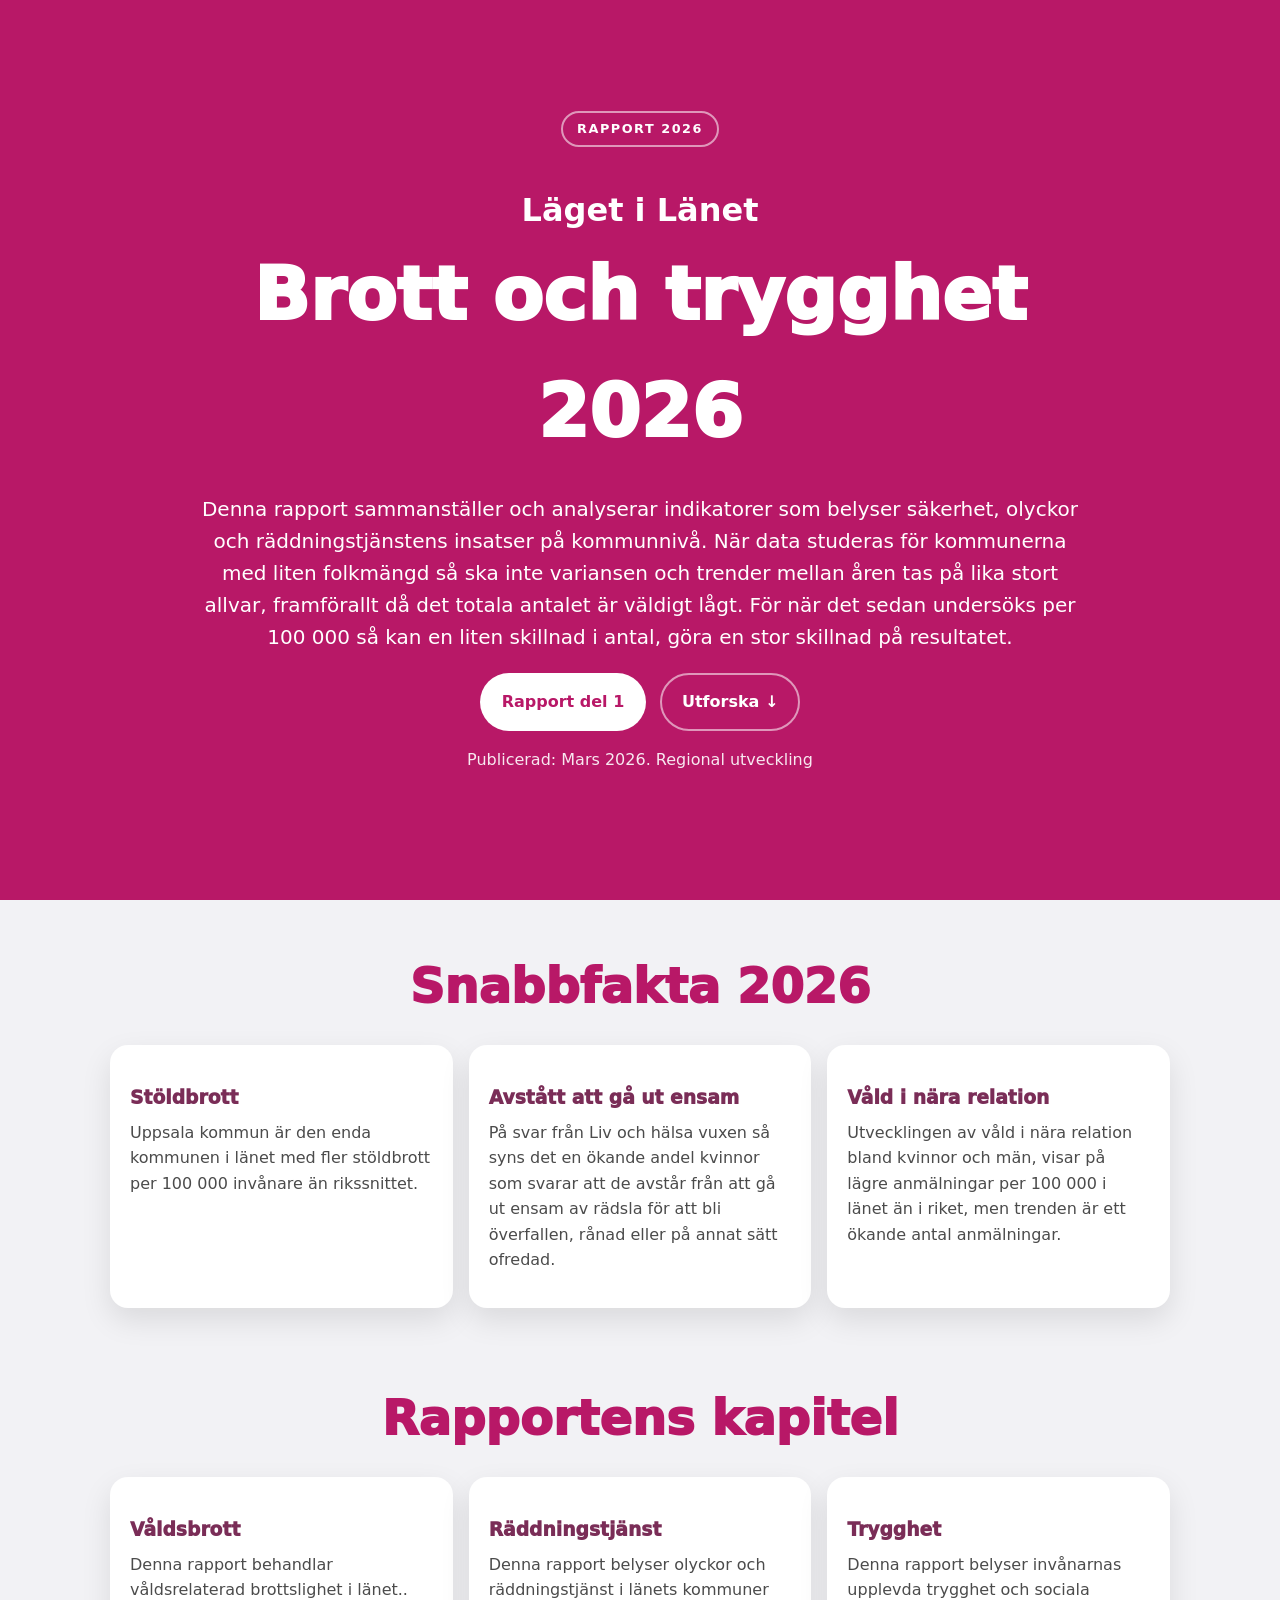
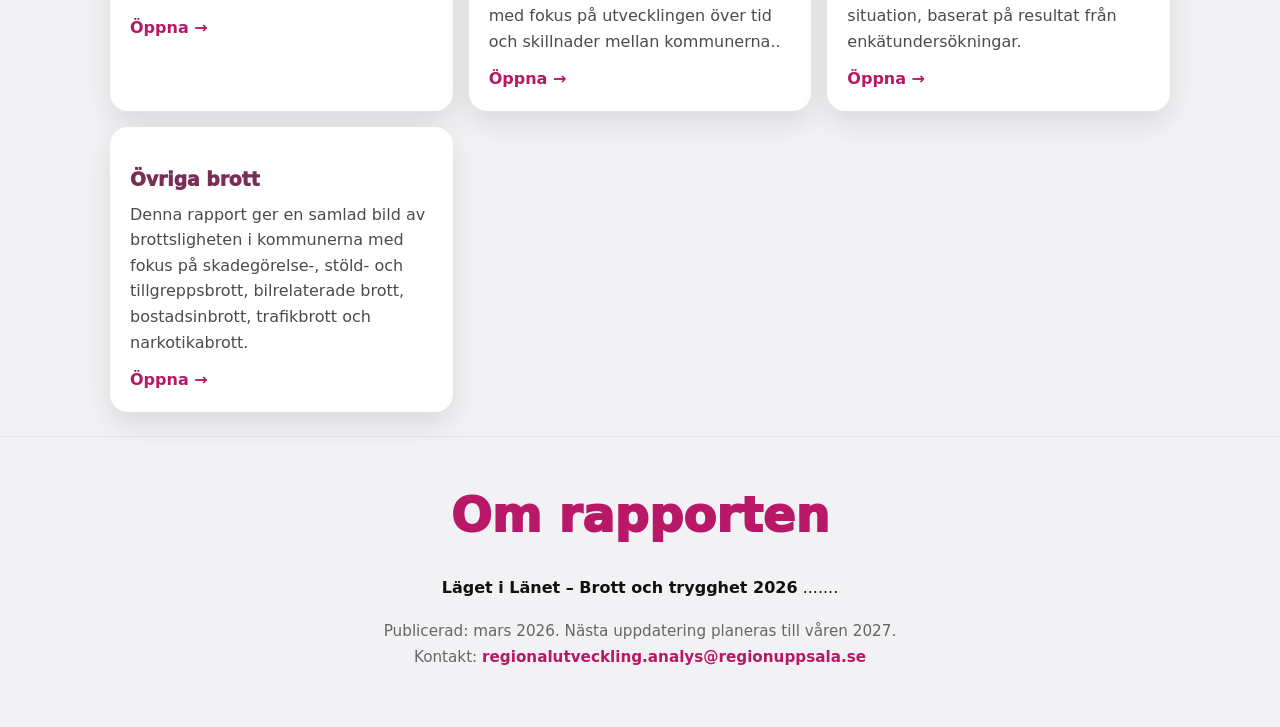
<file: index.html>
<!doctype html>
<html lang="sv">
<head>
  <meta charset="utf-8">
  <title>Start – Brott_och_trygghet</title>

  <meta name="viewport" content="width=device-width,initial-scale=1">

  <link rel="stylesheet" href="styles.css">
  <link rel="stylesheet" href="landing.css">

  
</head>


<body class="landing-clean">

  <!-- ================== HERO ============ -->
  <header class="hero-full" id="top">
    <div class="hero-inner">
      <p class="hero-tag">Rapport 2026</p>

      <h1>
        <span class="title-top">Läget i Länet</span>
        <span class="title-bottom">Brott och trygghet 2026 </span>
      </h1>
      
      <p class="hero-lead">
      Denna rapport sammanställer och analyserar indikatorer som belyser säkerhet, olyckor och räddningstjänstens insatser på kommunnivå. När data studeras för kommunerna med liten folkmängd så ska inte variansen och trender mellan åren tas på lika stort allvar, framförallt då det totala antalet är väldigt lågt. För när det sedan undersöks per 100 000 så kan en liten skillnad i antal, göra en stor skillnad på resultatet.
     </p>
    
      <div class="hero-cta">
        <a class="btn primary" href="vald_indikator.html">Rapport del 1</a>
        <a class="btn ghost" href="#snabbfakta">Utforska ↓</a>
      </div>

      <p class="hero-meta">
        Publicerad: Mars 2026. Regional utveckling
      </p>
    </div>
  </header>
  
  <main>
     
  <!-- ===== SNABBFAKTA ===== -->
    <section class="section" id="snabbfakta">
      <div class="container">
        <h2 class="section-title">Snabbfakta 2026</h2>

        <div class="grid cards-mini">
          <article class="card">
            <h3>Stöldbrott</h3>
            <p>Uppsala kommun är den enda kommunen i länet med fler stöldbrott per 100 000 invånare än rikssnittet.</p>
          </article>

          <article class="card">
            <h3>Avstått att gå ut ensam</h3>
            <p>På svar från Liv och hälsa vuxen så syns det en ökande andel kvinnor som svarar att de avstår från att gå ut ensam av rädsla för att bli överfallen, rånad eller på annat sätt ofredad.</p>
          </article>
          
           <article class="card">
            <h3>Våld i nära relation</h3>
            <p>Utvecklingen av våld i nära relation bland kvinnor och män, visar på lägre anmälningar per 100 000 i länet än i riket, men trenden är ett ökande antal anmälningar. </p>
          </article>

        
        </div>
      </div>
    </section>

    <!-- ===== RAPPORTENS DELAR ===== -->
    <section class="section" id="delar">
      <div class="container">
        <h2 class="section-title">Rapportens kapitel</h2>

        <div class="grid cards-parts">
          <article class="card part">
            <h3>Våldsbrott</h3>
            <p>Denna rapport behandlar våldsrelaterad brottslighet i länet..</p>
            <a class="link" href="vald_indikator.html">Öppna →</a>
          </article>

          <article class="card part">
            <h3>Räddningstjänst</h3>
            <p>Denna rapport belyser olyckor och räddningstjänst i länets kommuner med fokus på utvecklingen över tid och skillnader mellan kommunerna..</p>
            <a class="link" href="raddningstjanst.html">Öppna →</a>
          </article>

          <article class="card part">
            <h3>Trygghet</h3>
            <p>Denna rapport belyser invånarnas upplevda trygghet och sociala situation, baserat på resultat från enkätundersökningar.</p>
            <a class="link" href="trygghet.html">Öppna →</a>
          </article>
          
          <article class="card part">
            <h3>Övriga brott</h3>
            <p>Denna rapport ger en samlad bild av brottsligheten i kommunerna med fokus på skadegörelse-, stöld- och tillgreppsbrott, bilrelaterade brott, bostadsinbrott, trafikbrott och narkotikabrott.</p>
            <a class="link" href="skade_stold_trafik.html">Öppna →</a>
          </article>
          
        </div>
      </div>
    </section>


    <!-- ===== OM RAPPORTEN ===== -->
    <section class="text-section" id="om">
      <div class="container text-narrow">
        <h2 class="section-title">Om rapporten</h2>

        <p>
          <strong>Läget i Länet – Brott och trygghet 2026</strong> .......
        </p>

        <p class="meta">
          Publicerad: mars 2026. Nästa uppdatering planeras till våren 2027.<br>
          Kontakt: <a class="inline-link" href="mailto:regionalutveckling.analys@regionuppsala.se">regionalutveckling.analys@regionuppsala.se</a>
        </p>
      </div>
    </section>

  </main>

</body>
</html>
</file>
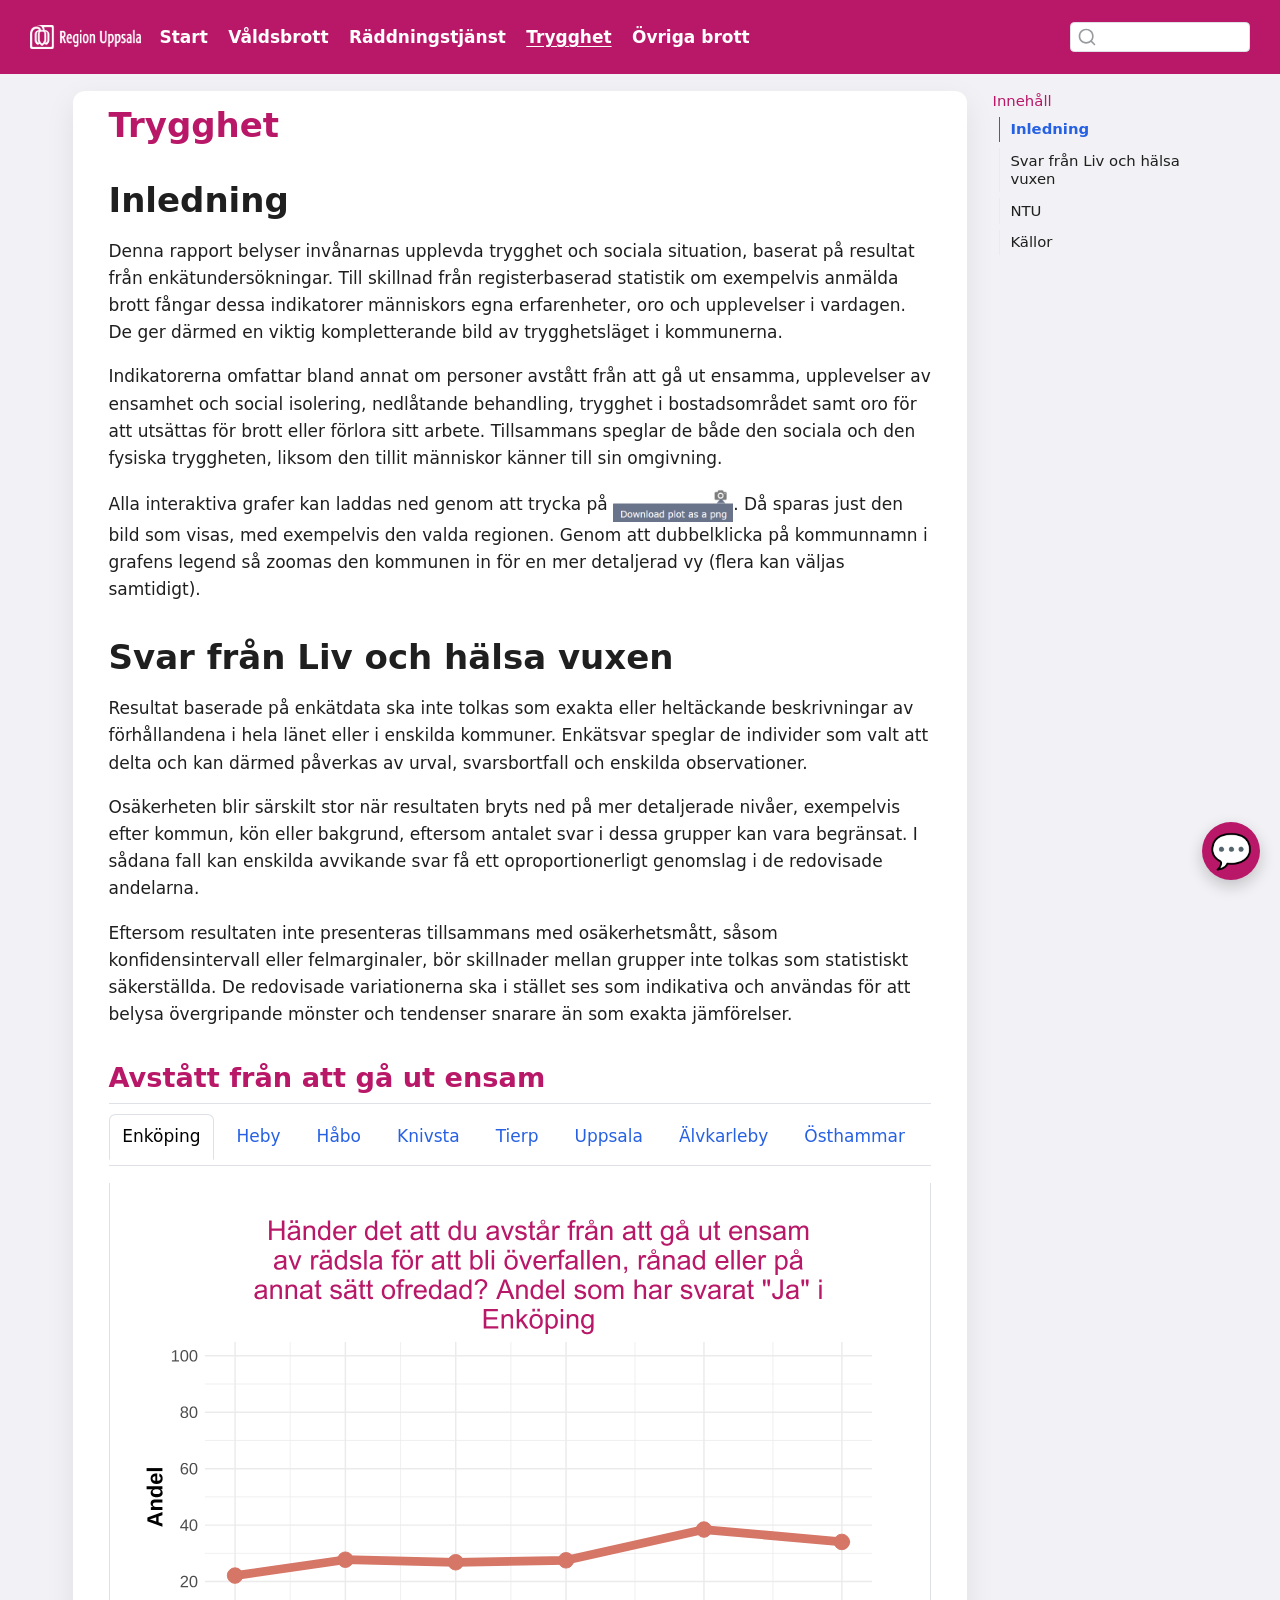
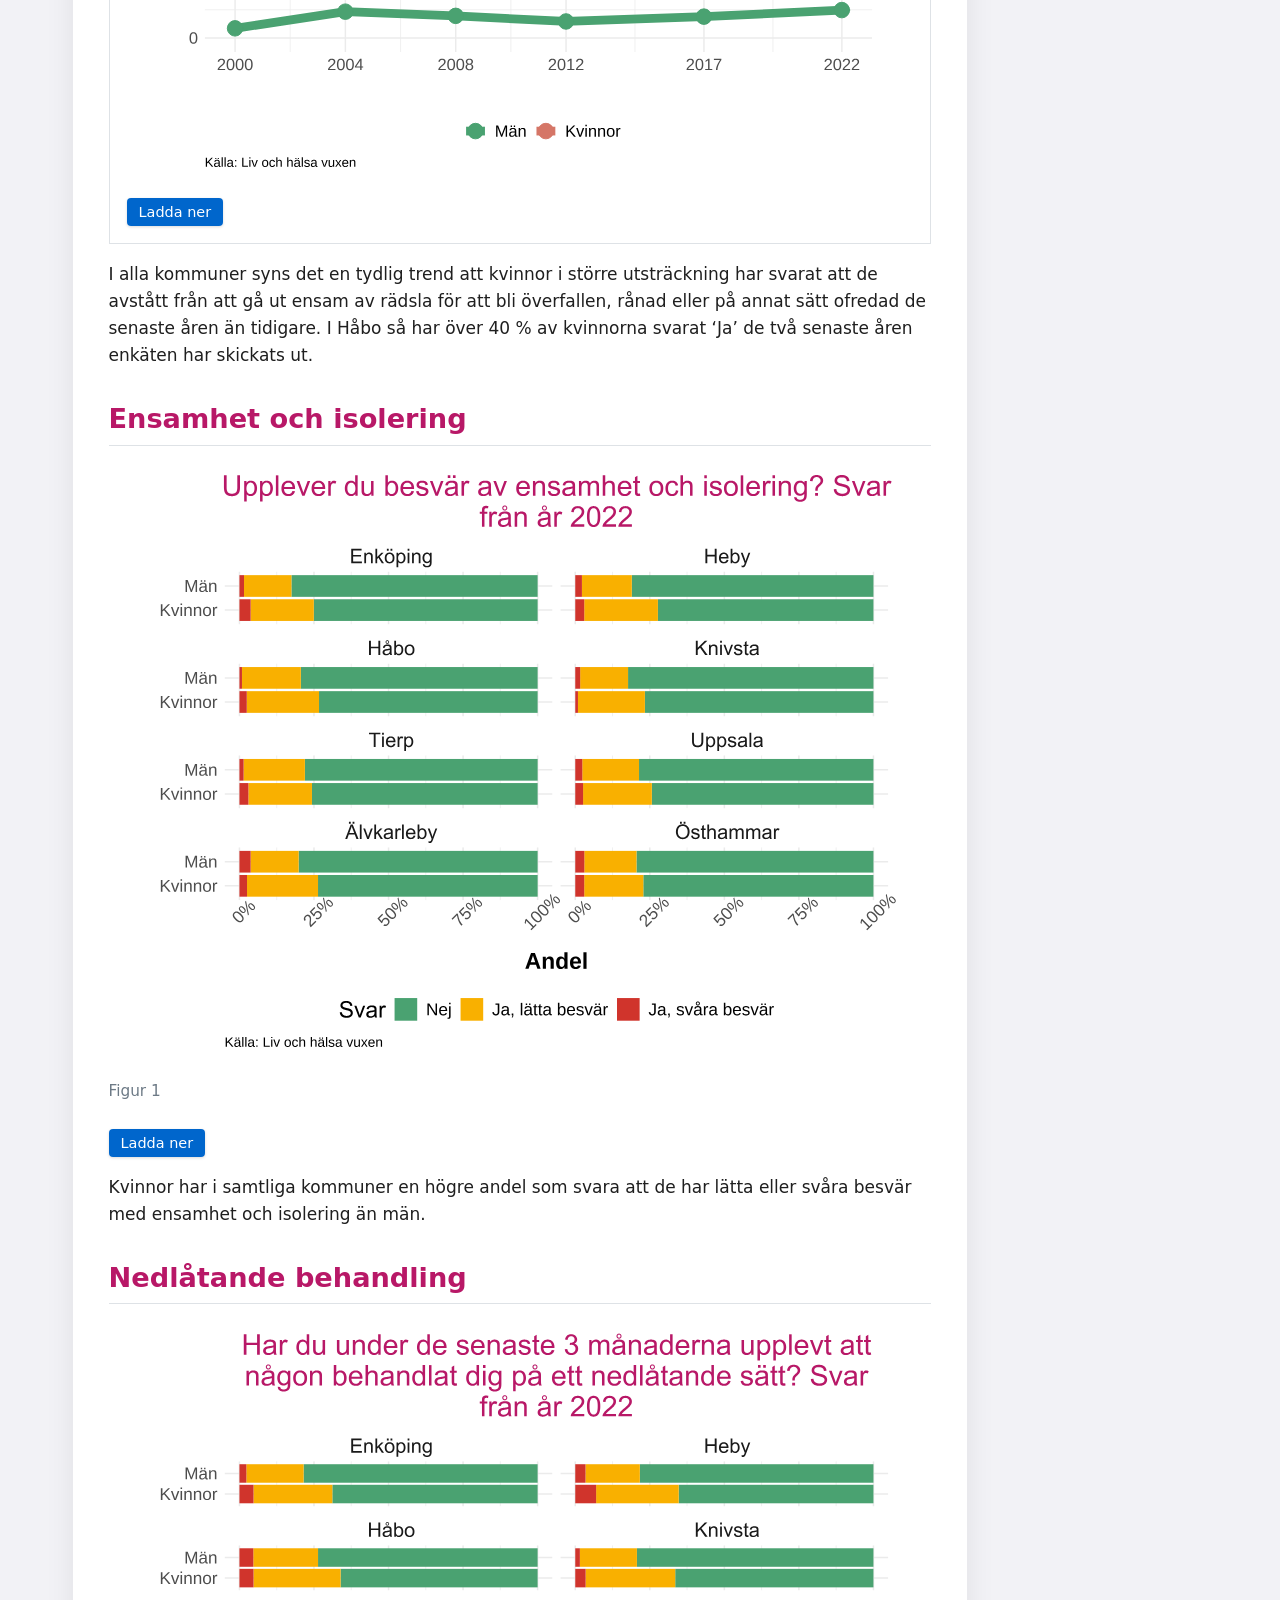
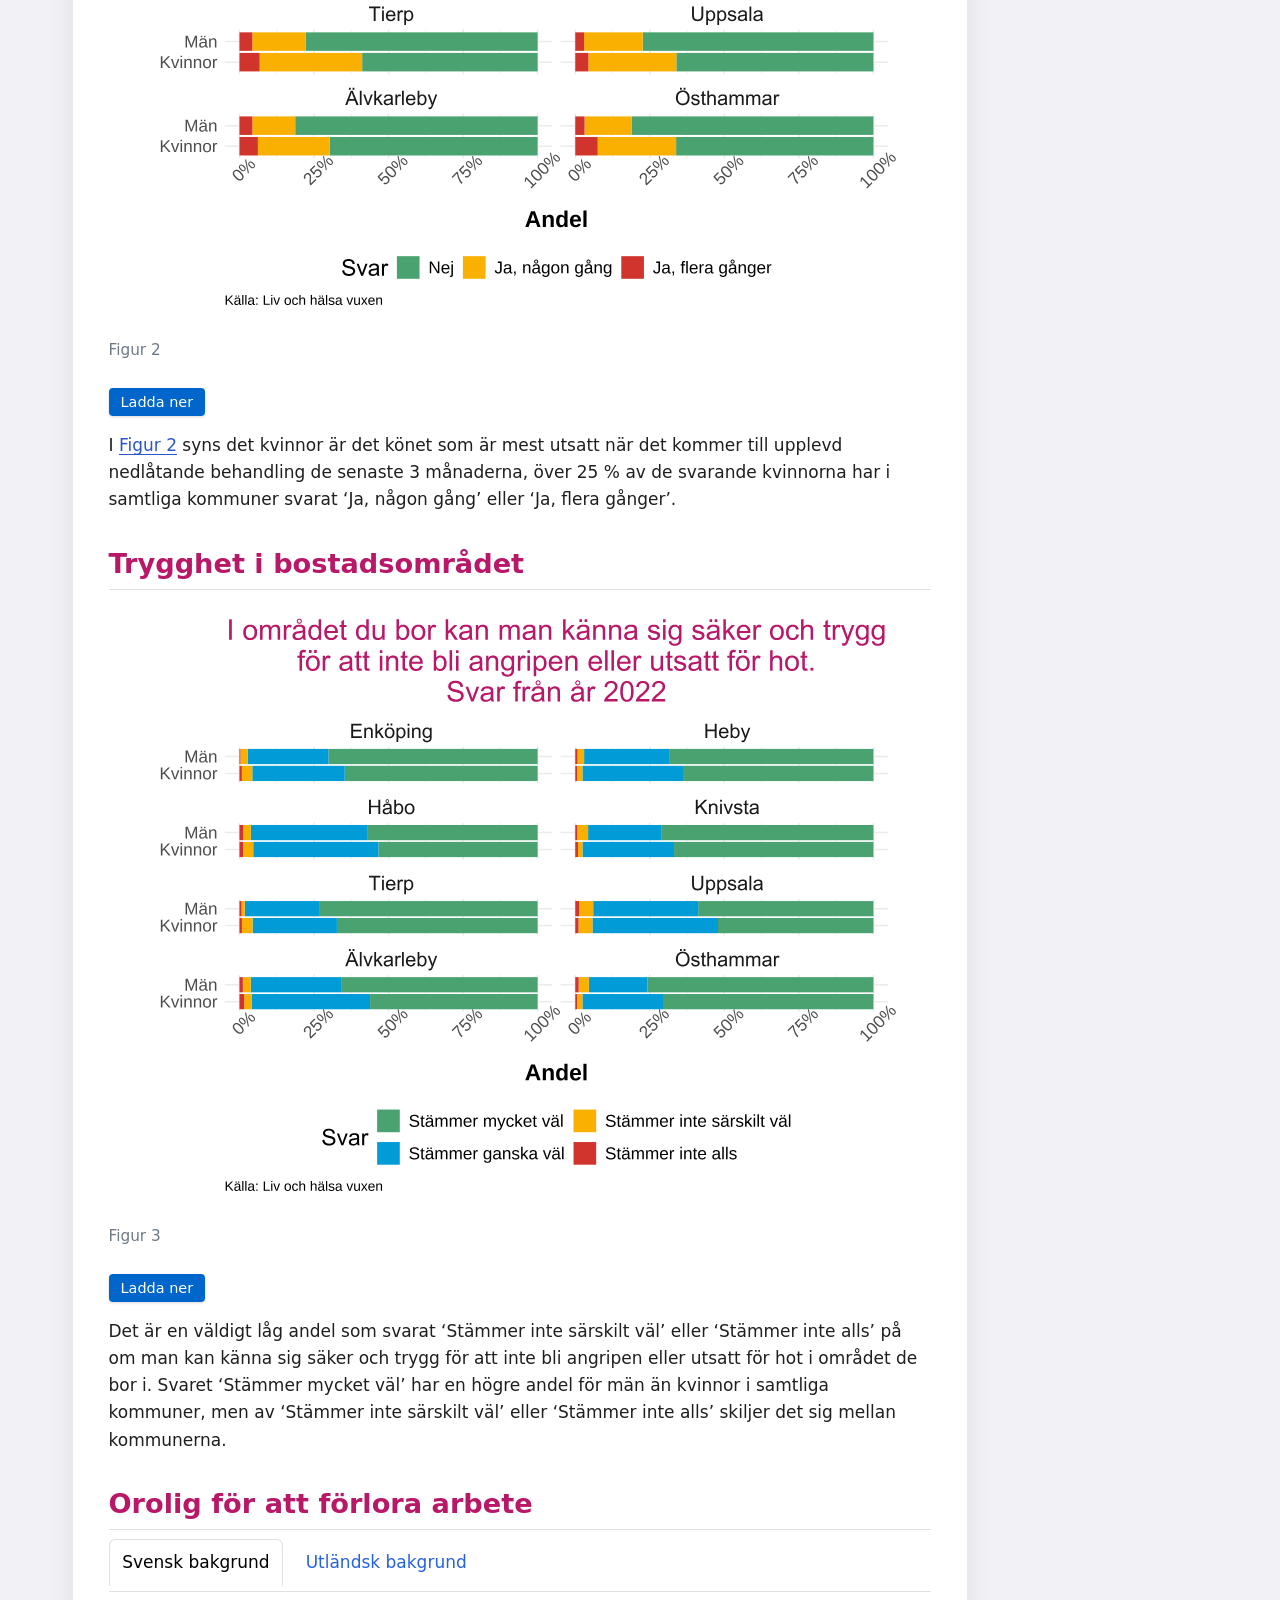
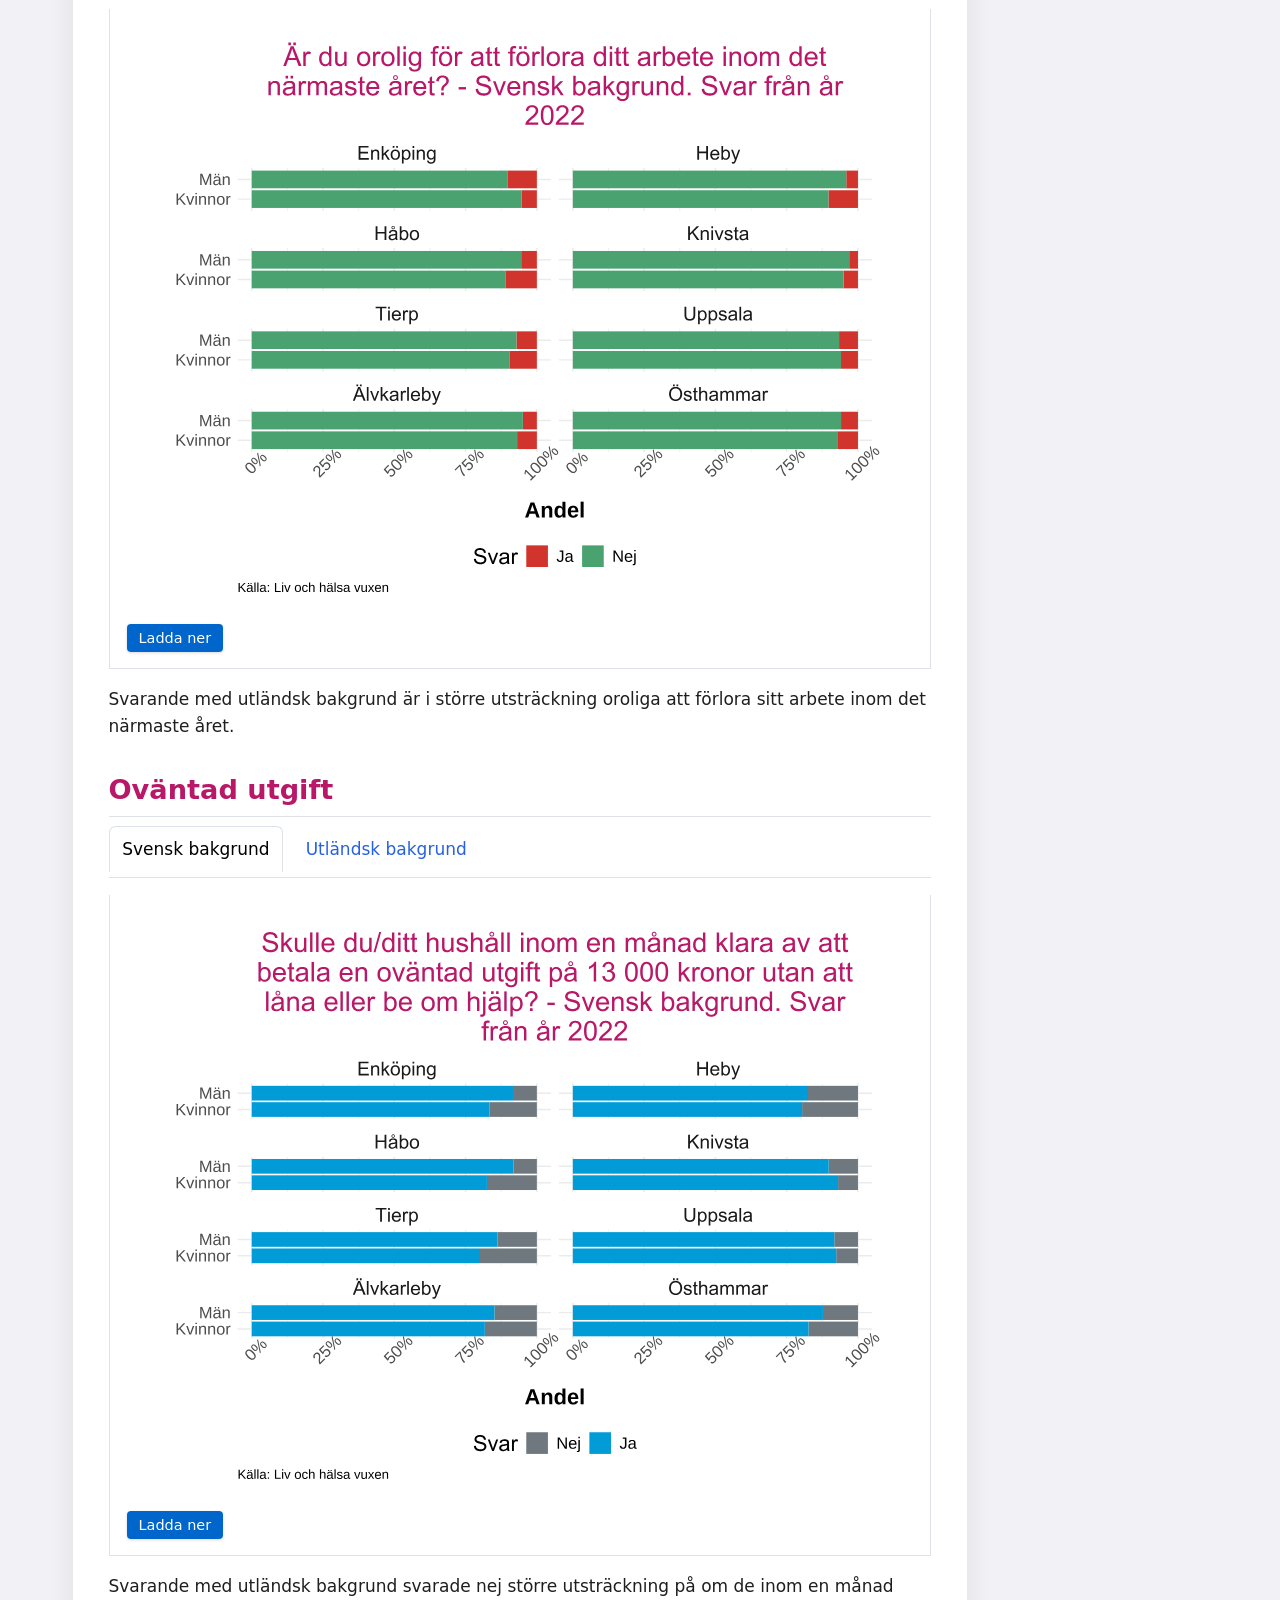
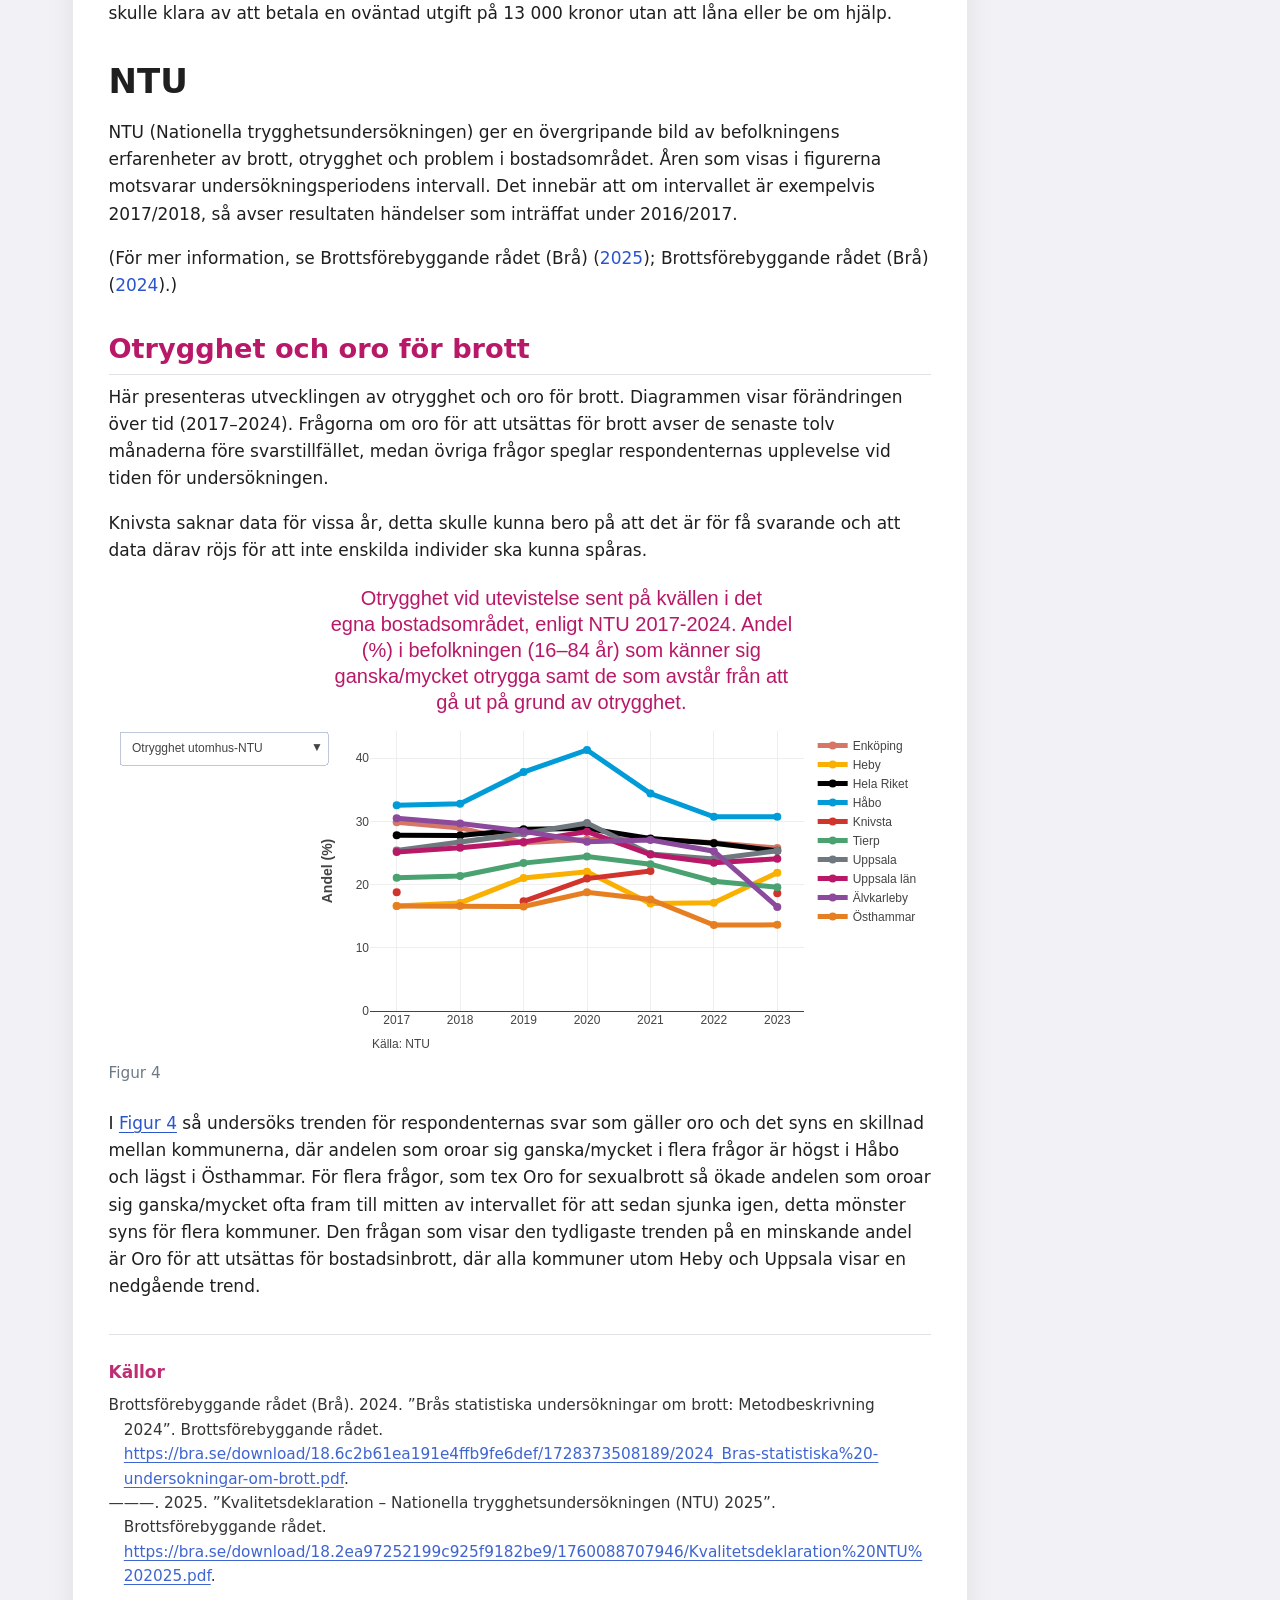
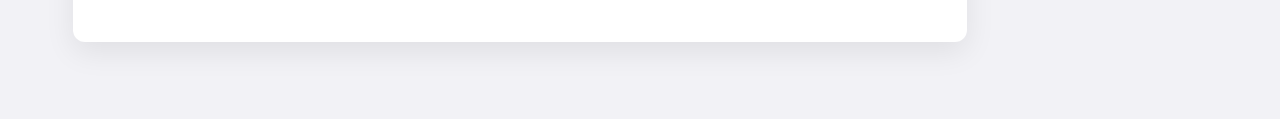
<file: trygghet.html>
<!DOCTYPE html>
<html xmlns="http://www.w3.org/1999/xhtml" lang="sv" xml:lang="sv"><head>

<meta charset="utf-8">
<meta name="generator" content="quarto-1.8.25">

<meta name="viewport" content="width=device-width, initial-scale=1.0, user-scalable=yes">


<title>Trygghet</title>
<style>
code{white-space: pre-wrap;}
span.smallcaps{font-variant: small-caps;}
div.columns{display: flex; gap: min(4vw, 1.5em);}
div.column{flex: auto; overflow-x: auto;}
div.hanging-indent{margin-left: 1.5em; text-indent: -1.5em;}
ul.task-list{list-style: none;}
ul.task-list li input[type="checkbox"] {
  width: 0.8em;
  margin: 0 0.8em 0.2em -1em; /* quarto-specific, see https://github.com/quarto-dev/quarto-cli/issues/4556 */ 
  vertical-align: middle;
}
/* CSS for citations */
div.csl-bib-body { }
div.csl-entry {
  clear: both;
  margin-bottom: 0em;
}
.hanging-indent div.csl-entry {
  margin-left:2em;
  text-indent:-2em;
}
div.csl-left-margin {
  min-width:2em;
  float:left;
}
div.csl-right-inline {
  margin-left:2em;
  padding-left:1em;
}
div.csl-indent {
  margin-left: 2em;
}</style>


<script src="site_libs/quarto-nav/quarto-nav.js"></script>
<script src="site_libs/quarto-nav/headroom.min.js"></script>
<script src="site_libs/clipboard/clipboard.min.js"></script>
<script src="site_libs/quarto-search/autocomplete.umd.js"></script>
<script src="site_libs/quarto-search/fuse.min.js"></script>
<script src="site_libs/quarto-search/quarto-search.js"></script>
<meta name="quarto:offset" content="./">
<script src="site_libs/quarto-html/quarto.js" type="module"></script>
<script src="site_libs/quarto-html/tabsets/tabsets.js" type="module"></script>
<script src="site_libs/quarto-html/axe/axe-check.js" type="module"></script>
<script src="site_libs/quarto-html/popper.min.js"></script>
<script src="site_libs/quarto-html/tippy.umd.min.js"></script>
<script src="site_libs/quarto-html/anchor.min.js"></script>
<link href="site_libs/quarto-html/tippy.css" rel="stylesheet">
<link href="site_libs/quarto-html/quarto-syntax-highlighting-7b89279ff1a6dce999919e0e67d4d9ec.css" rel="stylesheet" id="quarto-text-highlighting-styles">
<script src="site_libs/bootstrap/bootstrap.min.js"></script>
<link href="site_libs/bootstrap/bootstrap-icons.css" rel="stylesheet">
<link href="site_libs/bootstrap/bootstrap-029b10fc0dc652dab2ec1ac156c1a037.min.css" rel="stylesheet" append-hash="true" id="quarto-bootstrap" data-mode="light">
<script id="quarto-search-options" type="application/json">{
  "location": "navbar",
  "copy-button": false,
  "collapse-after": 3,
  "panel-placement": "end",
  "type": "textbox",
  "limit": 50,
  "keyboard-shortcut": [
    "f",
    "/",
    "s"
  ],
  "language": {
    "search-no-results-text": "Inget resultat",
    "search-matching-documents-text": "matchande dokument",
    "search-copy-link-title": "Kopiera länk för att söka",
    "search-hide-matches-text": "Göm ytterligare resultat",
    "search-more-match-text": "annat resultat i detta dokument",
    "search-more-matches-text": "fler resultat i detta dokument",
    "search-clear-button-title": "Rensa",
    "search-text-placeholder": "",
    "search-detached-cancel-button-title": "Avbryt",
    "search-submit-button-title": "Verkställ",
    "search-label": "Sök"
  }
}</script>
<link href="site_libs/htmltools-fill-0.5.9/fill.css" rel="stylesheet">

<script src="site_libs/htmlwidgets-1.6.4/htmlwidgets.js"></script>

<script src="site_libs/plotly-binding-4.12.0/plotly.js"></script>

<script src="site_libs/typedarray-0.1/typedarray.min.js"></script>

<script src="site_libs/jquery-3.5.1/jquery.min.js"></script>

<link href="site_libs/crosstalk-1.2.2/css/crosstalk.min.css" rel="stylesheet">

<script src="site_libs/crosstalk-1.2.2/js/crosstalk.min.js"></script>

<link href="site_libs/plotly-htmlwidgets-css-2.25.2/plotly-htmlwidgets.css" rel="stylesheet">

<script src="site_libs/plotly-main-2.25.2/plotly-latest.min.js"></script>



<link rel="stylesheet" href="styles.css">
</head>

<body class="nav-fixed quarto-light">

<div id="quarto-search-results"></div>
  <header id="quarto-header" class="headroom fixed-top">
    <nav class="navbar navbar-expand-lg " data-bs-theme="dark">
      <div class="navbar-container container-fluid">
      <div class="navbar-brand-container mx-auto">
    <a href="index.html" class="navbar-brand navbar-brand-logo">
    <img src="./Figurer/Region Uppsala_Logo_CMYK_Vit.png" alt="Region Uppsala" class="navbar-logo light-content">
    <img src="./Figurer/Region Uppsala_Logo_CMYK_Vit.png" alt="Region Uppsala" class="navbar-logo dark-content">
    </a>
  </div>
            <div id="quarto-search" class="" title="Sök"></div>
          <button class="navbar-toggler" type="button" data-bs-toggle="collapse" data-bs-target="#navbarCollapse" aria-controls="navbarCollapse" role="menu" aria-expanded="false" aria-label="Skifta navigering" onclick="if (window.quartoToggleHeadroom) { window.quartoToggleHeadroom(); }">
  <span class="navbar-toggler-icon"></span>
</button>
          <div class="collapse navbar-collapse" id="navbarCollapse">
            <ul class="navbar-nav navbar-nav-scroll me-auto">
  <li class="nav-item">
    <a class="nav-link" href="./index.html"> 
<span class="menu-text">Start</span></a>
  </li>  
  <li class="nav-item">
    <a class="nav-link" href="./vald_indikator.html"> 
<span class="menu-text">Våldsbrott</span></a>
  </li>  
  <li class="nav-item">
    <a class="nav-link" href="./raddningstjanst.html"> 
<span class="menu-text">Räddningstjänst</span></a>
  </li>  
  <li class="nav-item">
    <a class="nav-link active" href="./trygghet.html" aria-current="page"> 
<span class="menu-text">Trygghet</span></a>
  </li>  
  <li class="nav-item">
    <a class="nav-link" href="./skade_stold_trafik.html"> 
<span class="menu-text">Övriga brott</span></a>
  </li>  
</ul>
          </div> <!-- /navcollapse -->
            <div class="quarto-navbar-tools">
</div>
      </div> <!-- /container-fluid -->
    </nav>
</header>
<!-- content -->
<div id="quarto-content" class="quarto-container page-columns page-rows-contents page-layout-full page-navbar">
<!-- sidebar -->
<!-- margin-sidebar -->
    <div id="quarto-margin-sidebar" class="sidebar margin-sidebar">
        <nav id="TOC" role="doc-toc" class="toc-active">
    <h2 id="toc-title">Innehåll</h2>
   
  <ul>
  <li><a href="#inledning" id="toc-inledning" class="nav-link active" data-scroll-target="#inledning">Inledning</a></li>
  <li><a href="#svar-från-liv-och-hälsa-vuxen" id="toc-svar-från-liv-och-hälsa-vuxen" class="nav-link" data-scroll-target="#svar-från-liv-och-hälsa-vuxen">Svar från Liv och hälsa vuxen</a>
  <ul class="collapse">
  <li><a href="#avstått-från-att-gå-ut-ensam" id="toc-avstått-från-att-gå-ut-ensam" class="nav-link" data-scroll-target="#avstått-från-att-gå-ut-ensam">Avstått från att gå ut ensam</a></li>
  <li><a href="#ensamhet-och-isolering" id="toc-ensamhet-och-isolering" class="nav-link" data-scroll-target="#ensamhet-och-isolering">Ensamhet och isolering</a></li>
  <li><a href="#nedlåtande-behandling" id="toc-nedlåtande-behandling" class="nav-link" data-scroll-target="#nedlåtande-behandling">Nedlåtande behandling</a></li>
  <li><a href="#trygghet-i-bostadsområdet" id="toc-trygghet-i-bostadsområdet" class="nav-link" data-scroll-target="#trygghet-i-bostadsområdet">Trygghet i bostadsområdet</a></li>
  <li><a href="#orolig-för-att-förlora-arbete" id="toc-orolig-för-att-förlora-arbete" class="nav-link" data-scroll-target="#orolig-för-att-förlora-arbete">Orolig för att förlora arbete</a></li>
  <li><a href="#oväntad-utgift" id="toc-oväntad-utgift" class="nav-link" data-scroll-target="#oväntad-utgift">Oväntad utgift</a></li>
  </ul></li>
  <li><a href="#ntu" id="toc-ntu" class="nav-link" data-scroll-target="#ntu">NTU</a>
  <ul class="collapse">
  <li><a href="#otrygghet-och-oro-för-brott" id="toc-otrygghet-och-oro-för-brott" class="nav-link" data-scroll-target="#otrygghet-och-oro-för-brott">Otrygghet och oro för brott</a></li>
  </ul></li>
  <li><a href="#bibliography" id="toc-bibliography" class="nav-link" data-scroll-target="#bibliography">Källor</a></li>
  </ul>
</nav>
    </div>
<!-- main -->
<main class="content column-page-left" id="quarto-document-content">

<header id="title-block-header" class="quarto-title-block default">
<div class="quarto-title">
<h1 class="title">Trygghet</h1>
</div>



<div class="quarto-title-meta column-page-left">

    
  
    
  </div>
  


</header>


<section id="inledning" class="level1">
<h1>Inledning</h1>
<p>Denna rapport belyser invånarnas upplevda trygghet och sociala situation, baserat på resultat från enkätundersökningar. Till skillnad från registerbaserad statistik om exempelvis anmälda brott fångar dessa indikatorer människors egna erfarenheter, oro och upplevelser i vardagen. De ger därmed en viktig kompletterande bild av trygghetsläget i kommunerna.</p>
<p>Indikatorerna omfattar bland annat om personer avstått från att gå ut ensamma, upplevelser av ensamhet och social isolering, nedlåtande behandling, trygghet i bostadsområdet samt oro för att utsättas för brott eller förlora sitt arbete. Tillsammans speglar de både den sociala och den fysiska tryggheten, liksom den tillit människor känner till sin omgivning.</p>
<p>Alla interaktiva grafer kan laddas ned genom att trycka på <img src="Figurer/download_graph.png" class="img-fluid" width="120" alt="Nerladdningsknapp">. Då sparas just den bild som visas, med exempelvis den valda regionen. Genom att dubbelklicka på kommunnamn i grafens legend så zoomas den kommunen in för en mer detaljerad vy (flera kan väljas samtidigt).</p>
</section>
<section id="svar-från-liv-och-hälsa-vuxen" class="level1">
<h1>Svar från Liv och hälsa vuxen</h1>
<p>Resultat baserade på enkätdata ska inte tolkas som exakta eller heltäckande beskrivningar av förhållandena i hela länet eller i enskilda kommuner. Enkätsvar speglar de individer som valt att delta och kan därmed påverkas av urval, svarsbortfall och enskilda observationer.</p>
<p>Osäkerheten blir särskilt stor när resultaten bryts ned på mer detaljerade nivåer, exempelvis efter kommun, kön eller bakgrund, eftersom antalet svar i dessa grupper kan vara begränsat. I sådana fall kan enskilda avvikande svar få ett oproportionerligt genomslag i de redovisade andelarna.</p>
<p>Eftersom resultaten inte presenteras tillsammans med osäkerhetsmått, såsom konfidensintervall eller felmarginaler, bör skillnader mellan grupper inte tolkas som statistiskt säkerställda. De redovisade variationerna ska i stället ses som indikativa och användas för att belysa övergripande mönster och tendenser snarare än som exakta jämförelser.</p>
<section id="avstått-från-att-gå-ut-ensam" class="level2">
<h2 class="anchored" data-anchor-id="avstått-från-att-gå-ut-ensam">Avstått från att gå ut ensam</h2>
<div class="tabset-margin-container"></div><div class="panel-tabset">
<ul class="nav nav-tabs" role="tablist"><li class="nav-item" role="presentation"><a class="nav-link active" id="tabset-1-1-tab" data-bs-toggle="tab" data-bs-target="#tabset-1-1" role="tab" aria-controls="tabset-1-1" aria-selected="true" href="">Enköping</a></li><li class="nav-item" role="presentation"><a class="nav-link" id="tabset-1-2-tab" data-bs-toggle="tab" data-bs-target="#tabset-1-2" role="tab" aria-controls="tabset-1-2" aria-selected="false" href="">Heby</a></li><li class="nav-item" role="presentation"><a class="nav-link" id="tabset-1-3-tab" data-bs-toggle="tab" data-bs-target="#tabset-1-3" role="tab" aria-controls="tabset-1-3" aria-selected="false" href="">Håbo</a></li><li class="nav-item" role="presentation"><a class="nav-link" id="tabset-1-4-tab" data-bs-toggle="tab" data-bs-target="#tabset-1-4" role="tab" aria-controls="tabset-1-4" aria-selected="false" href="">Knivsta</a></li><li class="nav-item" role="presentation"><a class="nav-link" id="tabset-1-5-tab" data-bs-toggle="tab" data-bs-target="#tabset-1-5" role="tab" aria-controls="tabset-1-5" aria-selected="false" href="">Tierp</a></li><li class="nav-item" role="presentation"><a class="nav-link" id="tabset-1-6-tab" data-bs-toggle="tab" data-bs-target="#tabset-1-6" role="tab" aria-controls="tabset-1-6" aria-selected="false" href="">Uppsala</a></li><li class="nav-item" role="presentation"><a class="nav-link" id="tabset-1-7-tab" data-bs-toggle="tab" data-bs-target="#tabset-1-7" role="tab" aria-controls="tabset-1-7" aria-selected="false" href="">Älvkarleby</a></li><li class="nav-item" role="presentation"><a class="nav-link" id="tabset-1-8-tab" data-bs-toggle="tab" data-bs-target="#tabset-1-8" role="tab" aria-controls="tabset-1-8" aria-selected="false" href="">Östhammar</a></li></ul>
<div class="tab-content">
<div id="tabset-1-1" class="tab-pane active" role="tabpanel" aria-labelledby="tabset-1-1-tab">
<img src="Figurer/ga_ut_overtid_Enköping.svg" alt="Figuren visar andelen som svarat att de avstår från att gå ut ensam av rädsla för att bli överfallen, rånad eller på annats sätt ofredad i Enköping Uppdelat per kön för perioden 2000 - 2022" style="width:100%; max-width:800px; height:100%;">
<div style="margin-top:0.5rem;">
<div class="download-dropdown">
<span class="download-btn">Ladda ner</span>
<div class="download-menu">
<a href="Figurer/ga_ut_overtid_Enköping.svg" download="">Som SVG</a><a href="Figurer/ga_ut_overtid_Enköping.png" download="">Som PNG</a>
</div>
</div>
</div>
</div>
<div id="tabset-1-2" class="tab-pane" role="tabpanel" aria-labelledby="tabset-1-2-tab">
<img src="Figurer/ga_ut_overtid_Heby.svg" alt="Figuren visar andelen som svarat att de avstår från att gå ut ensam av rädsla för att bli överfallen, rånad eller på annats sätt ofredad i Heby Uppdelat per kön för perioden 2000 - 2022" style="width:100%; max-width:800px; height:100%;">
<div style="margin-top:0.5rem;">
<div class="download-dropdown">
<span class="download-btn">Ladda ner</span>
<div class="download-menu">
<a href="Figurer/ga_ut_overtid_Heby.svg" download="">Som SVG</a><a href="Figurer/ga_ut_overtid_Heby.png" download="">Som PNG</a>
</div>
</div>
</div>
</div>
<div id="tabset-1-3" class="tab-pane" role="tabpanel" aria-labelledby="tabset-1-3-tab">
<img src="Figurer/ga_ut_overtid_Håbo.svg" alt="Figuren visar andelen som svarat att de avstår från att gå ut ensam av rädsla för att bli överfallen, rånad eller på annats sätt ofredad i Håbo Uppdelat per kön för perioden 2000 - 2022" style="width:100%; max-width:800px; height:100%;">
<div style="margin-top:0.5rem;">
<div class="download-dropdown">
<span class="download-btn">Ladda ner</span>
<div class="download-menu">
<a href="Figurer/ga_ut_overtid_Håbo.svg" download="">Som SVG</a><a href="Figurer/ga_ut_overtid_Håbo.png" download="">Som PNG</a>
</div>
</div>
</div>
</div>
<div id="tabset-1-4" class="tab-pane" role="tabpanel" aria-labelledby="tabset-1-4-tab">
<img src="Figurer/ga_ut_overtid_Knivsta.svg" alt="Figuren visar andelen som svarat att de avstår från att gå ut ensam av rädsla för att bli överfallen, rånad eller på annats sätt ofredad i Knivsta Uppdelat per kön för perioden 2000 - 2022" style="width:100%; max-width:800px; height:100%;">
<div style="margin-top:0.5rem;">
<div class="download-dropdown">
<span class="download-btn">Ladda ner</span>
<div class="download-menu">
<a href="Figurer/ga_ut_overtid_Knivsta.svg" download="">Som SVG</a><a href="Figurer/ga_ut_overtid_Knivsta.png" download="">Som PNG</a>
</div>
</div>
</div>
</div>
<div id="tabset-1-5" class="tab-pane" role="tabpanel" aria-labelledby="tabset-1-5-tab">
<img src="Figurer/ga_ut_overtid_Tierp.svg" alt="Figuren visar andelen som svarat att de avstår från att gå ut ensam av rädsla för att bli överfallen, rånad eller på annats sätt ofredad i Tierp Uppdelat per kön för perioden 2000 - 2022" style="width:100%; max-width:800px; height:100%;">
<div style="margin-top:0.5rem;">
<div class="download-dropdown">
<span class="download-btn">Ladda ner</span>
<div class="download-menu">
<a href="Figurer/ga_ut_overtid_Tierp.svg" download="">Som SVG</a><a href="Figurer/ga_ut_overtid_Tierp.png" download="">Som PNG</a>
</div>
</div>
</div>
</div>
<div id="tabset-1-6" class="tab-pane" role="tabpanel" aria-labelledby="tabset-1-6-tab">
<img src="Figurer/ga_ut_overtid_Uppsala.svg" alt="Figuren visar andelen som svarat att de avstår från att gå ut ensam av rädsla för att bli överfallen, rånad eller på annats sätt ofredad i Uppsala Uppdelat per kön för perioden 2000 - 2022" style="width:100%; max-width:800px; height:100%;">
<div style="margin-top:0.5rem;">
<div class="download-dropdown">
<span class="download-btn">Ladda ner</span>
<div class="download-menu">
<a href="Figurer/ga_ut_overtid_Uppsala.svg" download="">Som SVG</a><a href="Figurer/ga_ut_overtid_Uppsala.png" download="">Som PNG</a>
</div>
</div>
</div>
</div>
<div id="tabset-1-7" class="tab-pane" role="tabpanel" aria-labelledby="tabset-1-7-tab">
<img src="Figurer/ga_ut_overtid_Älvkarleby.svg" alt="Figuren visar andelen som svarat att de avstår från att gå ut ensam av rädsla för att bli överfallen, rånad eller på annats sätt ofredad i Älvkarleby Uppdelat per kön för perioden 2000 - 2022" style="width:100%; max-width:800px; height:100%;">
<div style="margin-top:0.5rem;">
<div class="download-dropdown">
<span class="download-btn">Ladda ner</span>
<div class="download-menu">
<a href="Figurer/ga_ut_overtid_Älvkarleby.svg" download="">Som SVG</a><a href="Figurer/ga_ut_overtid_Älvkarleby.png" download="">Som PNG</a>
</div>
</div>
</div>
</div>
<div id="tabset-1-8" class="tab-pane" role="tabpanel" aria-labelledby="tabset-1-8-tab">
<img src="Figurer/ga_ut_overtid_Östhammar.svg" alt="Figuren visar andelen som svarat att de avstår från att gå ut ensam av rädsla för att bli överfallen, rånad eller på annats sätt ofredad i Östhammar Uppdelat per kön för perioden 2000 - 2022" style="width:100%; max-width:800px; height:100%;">
<div style="margin-top:0.5rem;">
<div class="download-dropdown">
<span class="download-btn">Ladda ner</span>
<div class="download-menu">
<a href="Figurer/ga_ut_overtid_Östhammar.svg" download="">Som SVG</a><a href="Figurer/ga_ut_overtid_Östhammar.png" download="">Som PNG</a>
</div>
</div>
</div>
</div>
</div>
</div>
<p>I alla kommuner syns det en tydlig trend att kvinnor i större utsträckning har svarat att de avstått från att gå ut ensam av rädsla för att bli överfallen, rånad eller på annat sätt ofredad de senaste åren än tidigare. I Håbo så har över 40 % av kvinnorna svarat ‘Ja’ de två senaste åren enkäten har skickats ut.</p>
</section>
<section id="ensamhet-och-isolering" class="level2">
<h2 class="anchored" data-anchor-id="ensamhet-och-isolering">Ensamhet och isolering</h2>
<div class="cell">
<div class="cell-output-display">
<div id="fig-ensamhet" class="quarto-float quarto-figure quarto-figure-center anchored" alt="Figuren visar för varje kommun, andelen som svarat Nej, Ja, lätta bsevär och Ja svåra besvär på frågan:'Upplever du besvår av ensamhet och isolering',uppdelat på män och kvinnor." width="100%">
<figure class="quarto-float quarto-float-fig figure">
<div aria-describedby="fig-ensamhet-caption-0ceaefa1-69ba-4598-a22c-09a6ac19f8ca">
<img src="Figurer/ensamhet.svg" id="fig-ensamhet" class="img-fluid figure-img" style="width:100.0%" alt="Figuren visar för varje kommun, andelen som svarat Nej, Ja, lätta bsevär och Ja svåra besvär på frågan:'Upplever du besvår av ensamhet och isolering',uppdelat på män och kvinnor.">
</div>
<figcaption class="quarto-float-caption-bottom quarto-float-caption quarto-float-fig quarto-uncaptioned" id="fig-ensamhet-caption-0ceaefa1-69ba-4598-a22c-09a6ac19f8ca">
Figur&nbsp;1
</figcaption>
</figure>
</div>
</div>
</div>
<div style="margin-top:0.5rem;">
  <div class="download-dropdown">
    <span class="download-btn">Ladda ner</span>
    <div class="download-menu">
      <a href="Figurer/ensamhet.svg" download="">Som SVG</a>
      <a href="Figurer/ensamhet.png" download="">Som PNG</a>
    </div>
  </div>
</div>
<p>Kvinnor har i samtliga kommuner en högre andel som svara att de har lätta eller svåra besvär med ensamhet och isolering än män.</p>
</section>
<section id="nedlåtande-behandling" class="level2">
<h2 class="anchored" data-anchor-id="nedlåtande-behandling">Nedlåtande behandling</h2>
<div class="cell">
<div class="cell-output-display">
<div id="fig-nedlat_behandling" class="quarto-float quarto-figure quarto-figure-center anchored" alt="Figuren visar andelen för svaren på frågan: 'I området du bor kan man känna sig säker och trygg för att inte bli angripen eller utsatt för hot, uppdelat på kön och länets kommuner. " width="100%">
<figure class="quarto-float quarto-float-fig figure">
<div aria-describedby="fig-nedlat_behandling-caption-0ceaefa1-69ba-4598-a22c-09a6ac19f8ca">
<img src="Figurer/nedlat_behandling.svg" id="fig-nedlat_behandling" class="img-fluid figure-img" style="width:100.0%" alt="Figuren visar andelen för svaren på frågan: 'I området du bor kan man känna sig säker och trygg för att inte bli angripen eller utsatt för hot, uppdelat på kön och länets kommuner. ">
</div>
<figcaption class="quarto-float-caption-bottom quarto-float-caption quarto-float-fig quarto-uncaptioned" id="fig-nedlat_behandling-caption-0ceaefa1-69ba-4598-a22c-09a6ac19f8ca">
Figur&nbsp;2
</figcaption>
</figure>
</div>
</div>
</div>
<div style="margin-top:0.5rem;">
  <div class="download-dropdown">
    <span class="download-btn">Ladda ner</span>
    <div class="download-menu">
      <a href="Figurer/nedlat_behandling.svg" download="">Som SVG</a>
      <a href="Figurer/nedlat_behandling.png" download="">Som PNG</a>
    </div>
  </div>
</div>
<p>I <a href="#fig-nedlat_behandling" class="quarto-xref">Figur&nbsp;2</a> syns det kvinnor är det könet som är mest utsatt när det kommer till upplevd nedlåtande behandling de senaste 3 månaderna, över 25 % av de svarande kvinnorna har i samtliga kommuner svarat ‘Ja, någon gång’ eller ‘Ja, flera gånger’.</p>
</section>
<section id="trygghet-i-bostadsområdet" class="level2">
<h2 class="anchored" data-anchor-id="trygghet-i-bostadsområdet">Trygghet i bostadsområdet</h2>
<div class="cell">
<div class="cell-output-display">
<div id="fig-kanna_sig_trygg" class="quarto-float quarto-figure quarto-figure-center anchored" width="100%">
<figure class="quarto-float quarto-float-fig figure">
<div aria-describedby="fig-kanna_sig_trygg-caption-0ceaefa1-69ba-4598-a22c-09a6ac19f8ca">
<img src="Figurer/kanna_sig_trygg.svg" id="fig-kanna_sig_trygg" class="img-fluid figure-img" style="width:100.0%">
</div>
<figcaption class="quarto-float-caption-bottom quarto-float-caption quarto-float-fig quarto-uncaptioned" id="fig-kanna_sig_trygg-caption-0ceaefa1-69ba-4598-a22c-09a6ac19f8ca">
Figur&nbsp;3
</figcaption>
</figure>
</div>
</div>
</div>
<div style="margin-top:0.5rem;">
  <div class="download-dropdown">
    <span class="download-btn">Ladda ner</span>
    <div class="download-menu">
      <a href="Figurer/kanna_sig_trygg.svg" download="">Som SVG</a>
      <a href="Figurer/kanna_sig_trygg.png" download="">Som PNG</a>
    </div>
  </div>
</div>
<p>Det är en väldigt låg andel som svarat ‘Stämmer inte särskilt väl’ eller ‘Stämmer inte alls’ på om man kan känna sig säker och trygg för att inte bli angripen eller utsatt för hot i området de bor i. Svaret ‘Stämmer mycket väl’ har en högre andel för män än kvinnor i samtliga kommuner, men av ‘Stämmer inte särskilt väl’ eller ‘Stämmer inte alls’ skiljer det sig mellan kommunerna.</p>
</section>
<section id="orolig-för-att-förlora-arbete" class="level2">
<h2 class="anchored" data-anchor-id="orolig-för-att-förlora-arbete">Orolig för att förlora arbete</h2>
<div class="tabset-margin-container"></div><div class="panel-tabset">
<ul class="nav nav-tabs" role="tablist"><li class="nav-item" role="presentation"><a class="nav-link active" id="tabset-2-1-tab" data-bs-toggle="tab" data-bs-target="#tabset-2-1" role="tab" aria-controls="tabset-2-1" aria-selected="true" href="">Svensk bakgrund</a></li><li class="nav-item" role="presentation"><a class="nav-link" id="tabset-2-2-tab" data-bs-toggle="tab" data-bs-target="#tabset-2-2" role="tab" aria-controls="tabset-2-2" aria-selected="false" href="">Utländsk bakgrund</a></li></ul>
<div class="tab-content">
<div id="tabset-2-1" class="tab-pane active" role="tabpanel" aria-labelledby="tabset-2-1-tab">
<img src="Figurer/orolig_forlora_arbete_Svensk bakgrund.svg" alt="Figuren visar andelen Ja och Nej på om de är oroliga för att förlora sitt arbete under det närmaste året, grafen visar personer med Svensk bakgrund" style="width:100%; max-width:800px; height:100%;">
<div style="margin-top:0.5rem;">
<div class="download-dropdown">
<span class="download-btn">Ladda ner</span>
<div class="download-menu">
<a href="Figurer/orolig_forlora_arbete_Svensk bakgrund.svg" download="">Som SVG</a><a href="Figurer/orolig_forlora_arbete_Svensk bakgrund.png" download="">Som PNG</a>
</div>
</div>
</div>
</div>
<div id="tabset-2-2" class="tab-pane" role="tabpanel" aria-labelledby="tabset-2-2-tab">
<img src="Figurer/orolig_forlora_arbete_Utländsk bakgrund.svg" alt="Figuren visar andelen Ja och Nej på om de är oroliga för att förlora sitt arbete under det närmaste året, grafen visar personer med Utländsk bakgrund" style="width:100%; max-width:800px; height:100%;">
<div style="margin-top:0.5rem;">
<div class="download-dropdown">
<span class="download-btn">Ladda ner</span>
<div class="download-menu">
<a href="Figurer/orolig_forlora_arbete_Utländsk bakgrund.svg" download="">Som SVG</a><a href="Figurer/orolig_forlora_arbete_Utländsk bakgrund.png" download="">Som PNG</a>
</div>
</div>
</div>
</div>
</div>
</div>
<p>Svarande med utländsk bakgrund är i större utsträckning oroliga att förlora sitt arbete inom det närmaste året.</p>
</section>
<section id="oväntad-utgift" class="level2">
<h2 class="anchored" data-anchor-id="oväntad-utgift">Oväntad utgift</h2>
<div class="tabset-margin-container"></div><div class="panel-tabset">
<ul class="nav nav-tabs" role="tablist"><li class="nav-item" role="presentation"><a class="nav-link active" id="tabset-3-1-tab" data-bs-toggle="tab" data-bs-target="#tabset-3-1" role="tab" aria-controls="tabset-3-1" aria-selected="true" href="">Svensk bakgrund</a></li><li class="nav-item" role="presentation"><a class="nav-link" id="tabset-3-2-tab" data-bs-toggle="tab" data-bs-target="#tabset-3-2" role="tab" aria-controls="tabset-3-2" aria-selected="false" href="">Utländsk bakgrund</a></li></ul>
<div class="tab-content">
<div id="tabset-3-1" class="tab-pane active" role="tabpanel" aria-labelledby="tabset-3-1-tab">
<img src="Figurer/ovantad_utgift_Svensk bakgrund.svg" alt="Figuren visar andelen Ja och Nej på om du/ditt hushåll inom en månad skulle klara av att betala en oväntat utgift på 13000 kronor utan att låna eller be om hjälp, grafen visar personer med Svensk bakgrund" style="width:100%; max-width:800px; height:100%;">
<div style="margin-top:0.5rem;">
<div class="download-dropdown">
<span class="download-btn">Ladda ner</span>
<div class="download-menu">
<a href="Figurer/ovantad_utgift_Svensk bakgrund.svg" download="">Som SVG</a><a href="Figurer/ovantad_utgift_Svensk bakgrund.png" download="">Som PNG</a>
</div>
</div>
</div>
</div>
<div id="tabset-3-2" class="tab-pane" role="tabpanel" aria-labelledby="tabset-3-2-tab">
<img src="Figurer/ovantad_utgift_Utländsk bakgrund.svg" alt="Figuren visar andelen Ja och Nej på om du/ditt hushåll inom en månad skulle klara av att betala en oväntat utgift på 13000 kronor utan att låna eller be om hjälp, grafen visar personer med Utländsk bakgrund" style="width:100%; max-width:800px; height:100%;">
<div style="margin-top:0.5rem;">
<div class="download-dropdown">
<span class="download-btn">Ladda ner</span>
<div class="download-menu">
<a href="Figurer/ovantad_utgift_Utländsk bakgrund.svg" download="">Som SVG</a><a href="Figurer/ovantad_utgift_Utländsk bakgrund.png" download="">Som PNG</a>
</div>
</div>
</div>
</div>
</div>
</div>
<p>Svarande med utländsk bakgrund svarade nej större utsträckning på om de inom en månad skulle klara av att betala en oväntad utgift på 13 000 kronor utan att låna eller be om hjälp.</p>
</section>
</section>
<section id="ntu" class="level1">
<h1>NTU</h1>
<p>NTU (Nationella trygghetsundersökningen) ger en övergripande bild av befolkningens erfarenheter av brott, otrygghet och problem i bostadsområdet. Åren som visas i figurerna motsvarar undersökningsperiodens intervall. Det innebär att om intervallet är exempelvis 2017/2018, så avser resultaten händelser som inträffat under 2016/2017.</p>
<p>(För mer information, se <span class="citation" data-cites="bra2025kvalitet">Brottsförebyggande rådet (Brå) (<a href="#ref-bra2025kvalitet" role="doc-biblioref">2025</a>)</span>; <span class="citation" data-cites="bra2024metod">Brottsförebyggande rådet (Brå) (<a href="#ref-bra2024metod" role="doc-biblioref">2024</a>)</span>.)</p>
<section id="otrygghet-och-oro-för-brott" class="level2">
<h2 class="anchored" data-anchor-id="otrygghet-och-oro-för-brott">Otrygghet och oro för brott</h2>
<p>Här presenteras utvecklingen av otrygghet och oro för brott. Diagrammen visar förändringen över tid (2017–2024). Frågorna om oro för att utsättas för brott avser de senaste tolv månaderna före svarstillfället, medan övriga frågor speglar respondenternas upplevelse vid tiden för undersökningen.</p>
<p>Knivsta saknar data för vissa år, detta skulle kunna bero på att det är för få svarande och att data därav röjs för att inte enskilda individer ska kunna spåras.</p>
<div class="cell">
<div id="fig-ntu_oro" class="cell-output-display quarto-float quarto-figure quarto-figure-center anchored">
<figure class="quarto-float quarto-float-fig figure">
<div aria-describedby="fig-ntu_oro-caption-0ceaefa1-69ba-4598-a22c-09a6ac19f8ca">
<div class="plotly html-widget html-fill-item" id="htmlwidget-cbcf2ffc0b894f5039f9" style="width:100%;height:480px;"></div>
<script type="application/json" data-for="htmlwidget-cbcf2ffc0b894f5039f9">{"x":{"visdat":{"5ee45e1426de":["function () ","plotlyVisDat"]},"cur_data":"5ee45e1426de","attrs":{"5ee45e1426de":{"alpha_stroke":1,"sizes":[10,100],"spans":[1,20],"x":["2017","2018","2019","2020","2021","2022","2023"],"y":[29.870000000000001,28.969999999999999,26.640000000000001,27.129999999999999,27.210000000000001,26.640000000000001,25.780000000000001],"type":"scatter","mode":"lines+markers","name":"Enköping","line":{"color":"#D57667","width":5},"marker":{"color":"#D57667","size":8},"visible":true,"inherit":true},"5ee45e1426de.1":{"alpha_stroke":1,"sizes":[10,100],"spans":[1,20],"x":["2017","2018","2019","2020","2021","2022","2023"],"y":[16.629999999999999,17.100000000000001,21.050000000000001,22.02,17.02,17.140000000000001,21.859999999999999],"type":"scatter","mode":"lines+markers","name":"Heby","line":{"color":"#F9B000","width":5},"marker":{"color":"#F9B000","size":8},"visible":true,"inherit":true},"5ee45e1426de.2":{"alpha_stroke":1,"sizes":[10,100],"spans":[1,20],"x":["2017","2018","2019","2020","2021","2022","2023"],"y":[27.800000000000001,27.760000000000002,28.739999999999998,28.890000000000001,27.300000000000001,26.559999999999999,25.350000000000001],"type":"scatter","mode":"lines+markers","name":"Hela Riket","line":{"color":"black","width":5},"marker":{"color":"black","size":8},"visible":true,"inherit":true},"5ee45e1426de.3":{"alpha_stroke":1,"sizes":[10,100],"spans":[1,20],"x":["2017","2018","2019","2020","2021","2022","2023"],"y":[32.560000000000002,32.780000000000001,37.799999999999997,41.299999999999997,34.420000000000002,30.73,30.75],"type":"scatter","mode":"lines+markers","name":"Håbo","line":{"color":"#019CD7","width":5},"marker":{"color":"#019CD7","size":8},"visible":true,"inherit":true},"5ee45e1426de.4":{"alpha_stroke":1,"sizes":[10,100],"spans":[1,20],"x":["2017","2018","2019","2020","2021","2022","2023"],"y":[18.809999999999999,null,17.350000000000001,20.949999999999999,22.140000000000001,null,18.629999999999999],"type":"scatter","mode":"lines+markers","name":"Knivsta","line":{"color":"#D0342C","width":5},"marker":{"color":"#D0342C","size":8},"visible":true,"inherit":true},"5ee45e1426de.5":{"alpha_stroke":1,"sizes":[10,100],"spans":[1,20],"x":["2017","2018","2019","2020","2021","2022","2023"],"y":[21.100000000000001,21.370000000000001,23.399999999999999,24.43,23.23,20.530000000000001,19.59],"type":"scatter","mode":"lines+markers","name":"Tierp","line":{"color":"#4AA271","width":5},"marker":{"color":"#4AA271","size":8},"visible":true,"inherit":true},"5ee45e1426de.6":{"alpha_stroke":1,"sizes":[10,100],"spans":[1,20],"x":["2017","2018","2019","2020","2021","2022","2023"],"y":[25.41,26.75,28.079999999999998,29.73,24.829999999999998,24.059999999999999,25.370000000000001],"type":"scatter","mode":"lines+markers","name":"Uppsala","line":{"color":"#6F787E","width":5},"marker":{"color":"#6F787E","size":8},"visible":true,"inherit":true},"5ee45e1426de.7":{"alpha_stroke":1,"sizes":[10,100],"spans":[1,20],"x":["2017","2018","2019","2020","2021","2022","2023"],"y":[25.140000000000001,25.84,26.75,28.379999999999999,24.760000000000002,23.469999999999999,24.079999999999998],"type":"scatter","mode":"lines+markers","name":"Uppsala län","line":{"color":"#B81867","width":5},"marker":{"color":"#B81867","size":8},"visible":true,"inherit":true},"5ee45e1426de.8":{"alpha_stroke":1,"sizes":[10,100],"spans":[1,20],"x":["2017","2018","2019","2020","2021","2022","2023"],"y":[30.489999999999998,29.66,28.449999999999999,26.789999999999999,27.07,25.289999999999999,16.460000000000001],"type":"scatter","mode":"lines+markers","name":"Älvkarleby","line":{"color":"#8B4A9C","width":5},"marker":{"color":"#8B4A9C","size":8},"visible":true,"inherit":true},"5ee45e1426de.9":{"alpha_stroke":1,"sizes":[10,100],"spans":[1,20],"x":["2017","2018","2019","2020","2021","2022","2023"],"y":[16.609999999999999,16.600000000000001,16.539999999999999,18.789999999999999,17.640000000000001,13.6,13.630000000000001],"type":"scatter","mode":"lines+markers","name":"Östhammar","line":{"color":"#E67E22","width":5},"marker":{"color":"#E67E22","size":8},"visible":true,"inherit":true},"5ee45e1426de.10":{"alpha_stroke":1,"sizes":[10,100],"spans":[1,20],"x":["2017","2018","2019","2020","2021","2022","2023"],"y":[9.6099999999999994,10.19,11.710000000000001,9.9700000000000006,9.4100000000000001,10.52,8.9199999999999999],"type":"scatter","mode":"lines+markers","name":"Enköping","line":{"color":"#D57667","width":5},"marker":{"color":"#D57667","size":8},"visible":false,"inherit":true},"5ee45e1426de.11":{"alpha_stroke":1,"sizes":[10,100],"spans":[1,20],"x":["2017","2018","2019","2020","2021","2022","2023"],"y":[8.5600000000000005,8.4900000000000002,9.8100000000000005,9.7400000000000002,10.23,12.25,9.6199999999999992],"type":"scatter","mode":"lines+markers","name":"Heby","line":{"color":"#F9B000","width":5},"marker":{"color":"#F9B000","size":8},"visible":false,"inherit":true},"5ee45e1426de.12":{"alpha_stroke":1,"sizes":[10,100],"spans":[1,20],"x":["2017","2018","2019","2020","2021","2022","2023"],"y":[10.35,10.210000000000001,10.93,10.73,9.6799999999999997,9.3900000000000006,8.7799999999999994],"type":"scatter","mode":"lines+markers","name":"Hela Riket","line":{"color":"black","width":5},"marker":{"color":"black","size":8},"visible":false,"inherit":true},"5ee45e1426de.13":{"alpha_stroke":1,"sizes":[10,100],"spans":[1,20],"x":["2017","2018","2019","2020","2021","2022","2023"],"y":[11.4,11.76,14.31,16.949999999999999,14.35,11.08,9.7799999999999994],"type":"scatter","mode":"lines+markers","name":"Håbo","line":{"color":"#019CD7","width":5},"marker":{"color":"#019CD7","size":8},"visible":false,"inherit":true},"5ee45e1426de.14":{"alpha_stroke":1,"sizes":[10,100],"spans":[1,20],"x":["2017","2018","2019","2020","2021","2022","2023"],"y":[11.18,null,5.0300000000000002,12.58,12.41,null,13.02],"type":"scatter","mode":"lines+markers","name":"Knivsta","line":{"color":"#D0342C","width":5},"marker":{"color":"#D0342C","size":8},"visible":false,"inherit":true},"5ee45e1426de.15":{"alpha_stroke":1,"sizes":[10,100],"spans":[1,20],"x":["2017","2018","2019","2020","2021","2022","2023"],"y":[10.18,9.4700000000000006,9.0899999999999999,9.0099999999999998,9.6999999999999993,7.7599999999999998,8.4199999999999999],"type":"scatter","mode":"lines+markers","name":"Tierp","line":{"color":"#4AA271","width":5},"marker":{"color":"#4AA271","size":8},"visible":false,"inherit":true},"5ee45e1426de.16":{"alpha_stroke":1,"sizes":[10,100],"spans":[1,20],"x":["2017","2018","2019","2020","2021","2022","2023"],"y":[10.23,9.7400000000000002,10.27,10.77,8.3800000000000008,8.3699999999999992,8.8900000000000006],"type":"scatter","mode":"lines+markers","name":"Uppsala","line":{"color":"#6F787E","width":5},"marker":{"color":"#6F787E","size":8},"visible":false,"inherit":true},"5ee45e1426de.17":{"alpha_stroke":1,"sizes":[10,100],"spans":[1,20],"x":["2017","2018","2019","2020","2021","2022","2023"],"y":[9.9499999999999993,9.5299999999999994,10.08,10.73,9.0600000000000005,8.9800000000000004,8.9600000000000009],"type":"scatter","mode":"lines+markers","name":"Uppsala län","line":{"color":"#B81867","width":5},"marker":{"color":"#B81867","size":8},"visible":false,"inherit":true},"5ee45e1426de.18":{"alpha_stroke":1,"sizes":[10,100],"spans":[1,20],"x":["2017","2018","2019","2020","2021","2022","2023"],"y":[9.9000000000000004,9.6199999999999992,9.2100000000000009,9.3699999999999992,7.8300000000000001,8.5999999999999996,9.0099999999999998],"type":"scatter","mode":"lines+markers","name":"Älvkarleby","line":{"color":"#8B4A9C","width":5},"marker":{"color":"#8B4A9C","size":8},"visible":false,"inherit":true},"5ee45e1426de.19":{"alpha_stroke":1,"sizes":[10,100],"spans":[1,20],"x":["2017","2018","2019","2020","2021","2022","2023"],"y":[6.6500000000000004,5.7300000000000004,6.0800000000000001,6.8300000000000001,6.7999999999999998,5.9800000000000004,5.6100000000000003],"type":"scatter","mode":"lines+markers","name":"Östhammar","line":{"color":"#E67E22","width":5},"marker":{"color":"#E67E22","size":8},"visible":false,"inherit":true},"5ee45e1426de.20":{"alpha_stroke":1,"sizes":[10,100],"spans":[1,20],"x":["2017","2018","2019","2020","2021","2022","2023"],"y":[11.09,11.59,12.02,11.85,11.210000000000001,11.68,9.4100000000000001],"type":"scatter","mode":"lines+markers","name":"Enköping","line":{"color":"#D57667","width":5},"marker":{"color":"#D57667","size":8},"visible":false,"inherit":true},"5ee45e1426de.21":{"alpha_stroke":1,"sizes":[10,100],"spans":[1,20],"x":["2017","2018","2019","2020","2021","2022","2023"],"y":[6.8300000000000001,6.8499999999999996,10.960000000000001,11.369999999999999,7.9800000000000004,9.25,9.1199999999999992],"type":"scatter","mode":"lines+markers","name":"Heby","line":{"color":"#F9B000","width":5},"marker":{"color":"#F9B000","size":8},"visible":false,"inherit":true},"5ee45e1426de.22":{"alpha_stroke":1,"sizes":[10,100],"spans":[1,20],"x":["2017","2018","2019","2020","2021","2022","2023"],"y":[11.52,12.029999999999999,12.210000000000001,11.539999999999999,10.56,10.44,9.7599999999999998],"type":"scatter","mode":"lines+markers","name":"Hela Riket","line":{"color":"black","width":5},"marker":{"color":"black","size":8},"visible":false,"inherit":true},"5ee45e1426de.23":{"alpha_stroke":1,"sizes":[10,100],"spans":[1,20],"x":["2017","2018","2019","2020","2021","2022","2023"],"y":[12.640000000000001,12.300000000000001,13.84,17.379999999999999,15.199999999999999,10.44,11.07],"type":"scatter","mode":"lines+markers","name":"Håbo","line":{"color":"#019CD7","width":5},"marker":{"color":"#019CD7","size":8},"visible":false,"inherit":true},"5ee45e1426de.24":{"alpha_stroke":1,"sizes":[10,100],"spans":[1,20],"x":["2017","2018","2019","2020","2021","2022","2023"],"y":[12.18,null,8.1899999999999995,10.57,10.32,null,8.1600000000000001],"type":"scatter","mode":"lines+markers","name":"Knivsta","line":{"color":"#D0342C","width":5},"marker":{"color":"#D0342C","size":8},"visible":false,"inherit":true},"5ee45e1426de.25":{"alpha_stroke":1,"sizes":[10,100],"spans":[1,20],"x":["2017","2018","2019","2020","2021","2022","2023"],"y":[10.35,12.109999999999999,11.220000000000001,10.109999999999999,8.4700000000000006,8.4000000000000004,10.09],"type":"scatter","mode":"lines+markers","name":"Tierp","line":{"color":"#4AA271","width":5},"marker":{"color":"#4AA271","size":8},"visible":false,"inherit":true},"5ee45e1426de.26":{"alpha_stroke":1,"sizes":[10,100],"spans":[1,20],"x":["2017","2018","2019","2020","2021","2022","2023"],"y":[13.85,14.279999999999999,14.880000000000001,16.25,13.58,12.35,11.31],"type":"scatter","mode":"lines+markers","name":"Uppsala","line":{"color":"#6F787E","width":5},"marker":{"color":"#6F787E","size":8},"visible":false,"inherit":true},"5ee45e1426de.27":{"alpha_stroke":1,"sizes":[10,100],"spans":[1,20],"x":["2017","2018","2019","2020","2021","2022","2023"],"y":[12.460000000000001,12.98,13.380000000000001,14.49,12.359999999999999,11.119999999999999,10.31],"type":"scatter","mode":"lines+markers","name":"Uppsala län","line":{"color":"#B81867","width":5},"marker":{"color":"#B81867","size":8},"visible":false,"inherit":true},"5ee45e1426de.28":{"alpha_stroke":1,"sizes":[10,100],"spans":[1,20],"x":["2017","2018","2019","2020","2021","2022","2023"],"y":[9.8699999999999992,13.199999999999999,10.789999999999999,10.27,10.98,10.59,9.0500000000000007],"type":"scatter","mode":"lines+markers","name":"Älvkarleby","line":{"color":"#8B4A9C","width":5},"marker":{"color":"#8B4A9C","size":8},"visible":false,"inherit":true},"5ee45e1426de.29":{"alpha_stroke":1,"sizes":[10,100],"spans":[1,20],"x":["2017","2018","2019","2020","2021","2022","2023"],"y":[8.0600000000000005,9.3000000000000007,8.6899999999999995,10,7.9500000000000002,4.2999999999999998,3.8999999999999999],"type":"scatter","mode":"lines+markers","name":"Östhammar","line":{"color":"#E67E22","width":5},"marker":{"color":"#E67E22","size":8},"visible":false,"inherit":true},"5ee45e1426de.30":{"alpha_stroke":1,"sizes":[10,100],"spans":[1,20],"x":["2017","2018","2019","2020","2021","2022","2023"],"y":[13.65,15.18,16.960000000000001,15.529999999999999,14.83,16.73,14.630000000000001],"type":"scatter","mode":"lines+markers","name":"Enköping","line":{"color":"#D57667","width":5},"marker":{"color":"#D57667","size":8},"visible":false,"inherit":true},"5ee45e1426de.31":{"alpha_stroke":1,"sizes":[10,100],"spans":[1,20],"x":["2017","2018","2019","2020","2021","2022","2023"],"y":[12.33,10.859999999999999,13.369999999999999,13.73,12.83,13.27,12.220000000000001],"type":"scatter","mode":"lines+markers","name":"Heby","line":{"color":"#F9B000","width":5},"marker":{"color":"#F9B000","size":8},"visible":false,"inherit":true},"5ee45e1426de.32":{"alpha_stroke":1,"sizes":[10,100],"spans":[1,20],"x":["2017","2018","2019","2020","2021","2022","2023"],"y":[16.050000000000001,16.199999999999999,17.780000000000001,17.309999999999999,15.41,14.92,14.09],"type":"scatter","mode":"lines+markers","name":"Hela Riket","line":{"color":"black","width":5},"marker":{"color":"black","size":8},"visible":false,"inherit":true},"5ee45e1426de.33":{"alpha_stroke":1,"sizes":[10,100],"spans":[1,20],"x":["2017","2018","2019","2020","2021","2022","2023"],"y":[18.25,19.579999999999998,22.02,22.969999999999999,19.460000000000001,17.59,18.109999999999999],"type":"scatter","mode":"lines+markers","name":"Håbo","line":{"color":"#019CD7","width":5},"marker":{"color":"#019CD7","size":8},"visible":false,"inherit":true},"5ee45e1426de.34":{"alpha_stroke":1,"sizes":[10,100],"spans":[1,20],"x":["2017","2018","2019","2020","2021","2022","2023"],"y":[17.010000000000002,null,6.0599999999999996,15.449999999999999,14.380000000000001,null,13.99],"type":"scatter","mode":"lines+markers","name":"Knivsta","line":{"color":"#D0342C","width":5},"marker":{"color":"#D0342C","size":8},"visible":false,"inherit":true},"5ee45e1426de.35":{"alpha_stroke":1,"sizes":[10,100],"spans":[1,20],"x":["2017","2018","2019","2020","2021","2022","2023"],"y":[11.76,14.18,16.34,13.77,12.83,12.630000000000001,10.800000000000001],"type":"scatter","mode":"lines+markers","name":"Tierp","line":{"color":"#4AA271","width":5},"marker":{"color":"#4AA271","size":8},"visible":false,"inherit":true},"5ee45e1426de.36":{"alpha_stroke":1,"sizes":[10,100],"spans":[1,20],"x":["2017","2018","2019","2020","2021","2022","2023"],"y":[14.699999999999999,13.789999999999999,16.32,16.77,12.5,11.130000000000001,12.66],"type":"scatter","mode":"lines+markers","name":"Uppsala","line":{"color":"#6F787E","width":5},"marker":{"color":"#6F787E","size":8},"visible":false,"inherit":true},"5ee45e1426de.37":{"alpha_stroke":1,"sizes":[10,100],"spans":[1,20],"x":["2017","2018","2019","2020","2021","2022","2023"],"y":[14.33,14.050000000000001,15.869999999999999,16.370000000000001,13.119999999999999,12.15,12.93],"type":"scatter","mode":"lines+markers","name":"Uppsala län","line":{"color":"#B81867","width":5},"marker":{"color":"#B81867","size":8},"visible":false,"inherit":true},"5ee45e1426de.38":{"alpha_stroke":1,"sizes":[10,100],"spans":[1,20],"x":["2017","2018","2019","2020","2021","2022","2023"],"y":[14.58,13.52,13.640000000000001,13.82,10.18,11.16,11.07],"type":"scatter","mode":"lines+markers","name":"Älvkarleby","line":{"color":"#8B4A9C","width":5},"marker":{"color":"#8B4A9C","size":8},"visible":false,"inherit":true},"5ee45e1426de.39":{"alpha_stroke":1,"sizes":[10,100],"spans":[1,20],"x":["2017","2018","2019","2020","2021","2022","2023"],"y":[10.25,11.92,13.109999999999999,13.23,10.44,8.8800000000000008,9.7100000000000009],"type":"scatter","mode":"lines+markers","name":"Östhammar","line":{"color":"#E67E22","width":5},"marker":{"color":"#E67E22","size":8},"visible":false,"inherit":true},"5ee45e1426de.40":{"alpha_stroke":1,"sizes":[10,100],"spans":[1,20],"x":["2017","2018","2019","2020","2021","2022","2023"],"y":[25.789999999999999,26.82,29.07,29.09,24.739999999999998,22.739999999999998,21.18],"type":"scatter","mode":"lines+markers","name":"Enköping","line":{"color":"#D57667","width":5},"marker":{"color":"#D57667","size":8},"visible":false,"inherit":true},"5ee45e1426de.41":{"alpha_stroke":1,"sizes":[10,100],"spans":[1,20],"x":["2017","2018","2019","2020","2021","2022","2023"],"y":[26.510000000000002,30.600000000000001,31.600000000000001,28.91,28.91,28.690000000000001,27.789999999999999],"type":"scatter","mode":"lines+markers","name":"Heby","line":{"color":"#F9B000","width":5},"marker":{"color":"#F9B000","size":8},"visible":false,"inherit":true},"5ee45e1426de.42":{"alpha_stroke":1,"sizes":[10,100],"spans":[1,20],"x":["2017","2018","2019","2020","2021","2022","2023"],"y":[27.809999999999999,27.350000000000001,26.960000000000001,24.949999999999999,22.66,21.890000000000001,20.84],"type":"scatter","mode":"lines+markers","name":"Hela Riket","line":{"color":"black","width":5},"marker":{"color":"black","size":8},"visible":false,"inherit":true},"5ee45e1426de.43":{"alpha_stroke":1,"sizes":[10,100],"spans":[1,20],"x":["2017","2018","2019","2020","2021","2022","2023"],"y":[35.670000000000002,35.520000000000003,34.18,33.899999999999999,32.170000000000002,29.030000000000001,27.800000000000001],"type":"scatter","mode":"lines+markers","name":"Håbo","line":{"color":"#019CD7","width":5},"marker":{"color":"#019CD7","size":8},"visible":false,"inherit":true},"5ee45e1426de.44":{"alpha_stroke":1,"sizes":[10,100],"spans":[1,20],"x":["2017","2018","2019","2020","2021","2022","2023"],"y":[26.93,null,24.66,31.07,26.420000000000002,null,23.93],"type":"scatter","mode":"lines+markers","name":"Knivsta","line":{"color":"#D0342C","width":5},"marker":{"color":"#D0342C","size":8},"visible":false,"inherit":true},"5ee45e1426de.45":{"alpha_stroke":1,"sizes":[10,100],"spans":[1,20],"x":["2017","2018","2019","2020","2021","2022","2023"],"y":[28.91,29.93,31.609999999999999,29.27,26.870000000000001,24.760000000000002,23.510000000000002],"type":"scatter","mode":"lines+markers","name":"Tierp","line":{"color":"#4AA271","width":5},"marker":{"color":"#4AA271","size":8},"visible":false,"inherit":true},"5ee45e1426de.46":{"alpha_stroke":1,"sizes":[10,100],"spans":[1,20],"x":["2017","2018","2019","2020","2021","2022","2023"],"y":[18.690000000000001,18.280000000000001,20.649999999999999,18.989999999999998,14.98,15.81,18.109999999999999],"type":"scatter","mode":"lines+markers","name":"Uppsala","line":{"color":"#6F787E","width":5},"marker":{"color":"#6F787E","size":8},"visible":false,"inherit":true},"5ee45e1426de.47":{"alpha_stroke":1,"sizes":[10,100],"spans":[1,20],"x":["2017","2018","2019","2020","2021","2022","2023"],"y":[22.390000000000001,22.530000000000001,24.75,23.539999999999999,19.760000000000002,19.190000000000001,19.899999999999999],"type":"scatter","mode":"lines+markers","name":"Uppsala län","line":{"color":"#B81867","width":5},"marker":{"color":"#B81867","size":8},"visible":false,"inherit":true},"5ee45e1426de.48":{"alpha_stroke":1,"sizes":[10,100],"spans":[1,20],"x":["2017","2018","2019","2020","2021","2022","2023"],"y":[30.559999999999999,35.520000000000003,36.039999999999999,30.300000000000001,26.690000000000001,25.300000000000001,18.109999999999999],"type":"scatter","mode":"lines+markers","name":"Älvkarleby","line":{"color":"#8B4A9C","width":5},"marker":{"color":"#8B4A9C","size":8},"visible":false,"inherit":true},"5ee45e1426de.49":{"alpha_stroke":1,"sizes":[10,100],"spans":[1,20],"x":["2017","2018","2019","2020","2021","2022","2023"],"y":[24.989999999999998,26.899999999999999,34.310000000000002,31.210000000000001,26.219999999999999,22.829999999999998,18.469999999999999],"type":"scatter","mode":"lines+markers","name":"Östhammar","line":{"color":"#E67E22","width":5},"marker":{"color":"#E67E22","size":8},"visible":false,"inherit":true},"5ee45e1426de.50":{"alpha_stroke":1,"sizes":[10,100],"spans":[1,20],"x":["2017","2018","2019","2020","2021","2022","2023"],"y":[22.670000000000002,24.559999999999999,26.129999999999999,25.420000000000002,25.579999999999998,24.879999999999999,22.030000000000001],"type":"scatter","mode":"lines+markers","name":"Enköping","line":{"color":"#D57667","width":5},"marker":{"color":"#D57667","size":8},"visible":false,"inherit":true},"5ee45e1426de.51":{"alpha_stroke":1,"sizes":[10,100],"spans":[1,20],"x":["2017","2018","2019","2020","2021","2022","2023"],"y":[18.289999999999999,17.98,20.57,23.48,24.82,21.07,19.41],"type":"scatter","mode":"lines+markers","name":"Heby","line":{"color":"#F9B000","width":5},"marker":{"color":"#F9B000","size":8},"visible":false,"inherit":true},"5ee45e1426de.52":{"alpha_stroke":1,"sizes":[10,100],"spans":[1,20],"x":["2017","2018","2019","2020","2021","2022","2023"],"y":[25.809999999999999,25.280000000000001,26.140000000000001,25.600000000000001,24.16,23.620000000000001,22.329999999999998],"type":"scatter","mode":"lines+markers","name":"Hela Riket","line":{"color":"black","width":5},"marker":{"color":"black","size":8},"visible":false,"inherit":true},"5ee45e1426de.53":{"alpha_stroke":1,"sizes":[10,100],"spans":[1,20],"x":["2017","2018","2019","2020","2021","2022","2023"],"y":[29.850000000000001,28.09,29.460000000000001,28.890000000000001,27.530000000000001,28.239999999999998,26.379999999999999],"type":"scatter","mode":"lines+markers","name":"Håbo","line":{"color":"#019CD7","width":5},"marker":{"color":"#019CD7","size":8},"visible":false,"inherit":true},"5ee45e1426de.54":{"alpha_stroke":1,"sizes":[10,100],"spans":[1,20],"x":["2017","2018","2019","2020","2021","2022","2023"],"y":[22.059999999999999,null,19.399999999999999,18.07,18.699999999999999,null,19.539999999999999],"type":"scatter","mode":"lines+markers","name":"Knivsta","line":{"color":"#D0342C","width":5},"marker":{"color":"#D0342C","size":8},"visible":false,"inherit":true},"5ee45e1426de.55":{"alpha_stroke":1,"sizes":[10,100],"spans":[1,20],"x":["2017","2018","2019","2020","2021","2022","2023"],"y":[22.539999999999999,27.600000000000001,27.27,24.710000000000001,24.809999999999999,21.890000000000001,22.73],"type":"scatter","mode":"lines+markers","name":"Tierp","line":{"color":"#4AA271","width":5},"marker":{"color":"#4AA271","size":8},"visible":false,"inherit":true},"5ee45e1426de.56":{"alpha_stroke":1,"sizes":[10,100],"spans":[1,20],"x":["2017","2018","2019","2020","2021","2022","2023"],"y":[17.890000000000001,17.129999999999999,20.93,22.09,18.170000000000002,16.989999999999998,17.25],"type":"scatter","mode":"lines+markers","name":"Uppsala","line":{"color":"#6F787E","width":5},"marker":{"color":"#6F787E","size":8},"visible":false,"inherit":true},"5ee45e1426de.57":{"alpha_stroke":1,"sizes":[10,100],"spans":[1,20],"x":["2017","2018","2019","2020","2021","2022","2023"],"y":[19.879999999999999,20.059999999999999,22.829999999999998,23.09,20.649999999999999,19.739999999999998,19.09],"type":"scatter","mode":"lines+markers","name":"Uppsala län","line":{"color":"#B81867","width":5},"marker":{"color":"#B81867","size":8},"visible":false,"inherit":true},"5ee45e1426de.58":{"alpha_stroke":1,"sizes":[10,100],"spans":[1,20],"x":["2017","2018","2019","2020","2021","2022","2023"],"y":[22.510000000000002,26.559999999999999,29.670000000000002,28.559999999999999,33.310000000000002,31.050000000000001,20.149999999999999],"type":"scatter","mode":"lines+markers","name":"Älvkarleby","line":{"color":"#8B4A9C","width":5},"marker":{"color":"#8B4A9C","size":8},"visible":false,"inherit":true},"5ee45e1426de.59":{"alpha_stroke":1,"sizes":[10,100],"spans":[1,20],"x":["2017","2018","2019","2020","2021","2022","2023"],"y":[18.09,17.329999999999998,23.690000000000001,22.02,16.41,17.579999999999998,17.48],"type":"scatter","mode":"lines+markers","name":"Östhammar","line":{"color":"#E67E22","width":5},"marker":{"color":"#E67E22","size":8},"visible":false,"inherit":true},"5ee45e1426de.60":{"alpha_stroke":1,"sizes":[10,100],"spans":[1,20],"x":["2017","2018","2019","2020","2021","2022","2023"],"y":[23.989999999999998,25.719999999999999,26.350000000000001,26.09,23.629999999999999,23.649999999999999,22.68],"type":"scatter","mode":"lines+markers","name":"Enköping","line":{"color":"#D57667","width":5},"marker":{"color":"#D57667","size":8},"visible":false,"inherit":true},"5ee45e1426de.61":{"alpha_stroke":1,"sizes":[10,100],"spans":[1,20],"x":["2017","2018","2019","2020","2021","2022","2023"],"y":[12.119999999999999,13.1,15.380000000000001,12.93,13.789999999999999,18.25,18.890000000000001],"type":"scatter","mode":"lines+markers","name":"Heby","line":{"color":"#F9B000","width":5},"marker":{"color":"#F9B000","size":8},"visible":false,"inherit":true},"5ee45e1426de.62":{"alpha_stroke":1,"sizes":[10,100],"spans":[1,20],"x":["2017","2018","2019","2020","2021","2022","2023"],"y":[23.140000000000001,23.84,25.039999999999999,25.079999999999998,24.309999999999999,23.940000000000001,22.809999999999999],"type":"scatter","mode":"lines+markers","name":"Hela Riket","line":{"color":"black","width":5},"marker":{"color":"black","size":8},"visible":false,"inherit":true},"5ee45e1426de.63":{"alpha_stroke":1,"sizes":[10,100],"spans":[1,20],"x":["2017","2018","2019","2020","2021","2022","2023"],"y":[25.719999999999999,29.579999999999998,36.32,36.030000000000001,28.59,25.109999999999999,27.57],"type":"scatter","mode":"lines+markers","name":"Håbo","line":{"color":"#019CD7","width":5},"marker":{"color":"#019CD7","size":8},"visible":false,"inherit":true},"5ee45e1426de.64":{"alpha_stroke":1,"sizes":[10,100],"spans":[1,20],"x":["2017","2018","2019","2020","2021","2022","2023"],"y":[18.129999999999999,null,19.48,29.399999999999999,27.699999999999999,null,17.18],"type":"scatter","mode":"lines+markers","name":"Knivsta","line":{"color":"#D0342C","width":5},"marker":{"color":"#D0342C","size":8},"visible":false,"inherit":true},"5ee45e1426de.65":{"alpha_stroke":1,"sizes":[10,100],"spans":[1,20],"x":["2017","2018","2019","2020","2021","2022","2023"],"y":[17.039999999999999,17.899999999999999,19.859999999999999,19.969999999999999,18.57,17.510000000000002,16.41],"type":"scatter","mode":"lines+markers","name":"Tierp","line":{"color":"#4AA271","width":5},"marker":{"color":"#4AA271","size":8},"visible":false,"inherit":true},"5ee45e1426de.66":{"alpha_stroke":1,"sizes":[10,100],"spans":[1,20],"x":["2017","2018","2019","2020","2021","2022","2023"],"y":[25.370000000000001,26.039999999999999,27.449999999999999,28.780000000000001,24.68,25.91,24.98],"type":"scatter","mode":"lines+markers","name":"Uppsala","line":{"color":"#6F787E","width":5},"marker":{"color":"#6F787E","size":8},"visible":false,"inherit":true},"5ee45e1426de.67":{"alpha_stroke":1,"sizes":[10,100],"spans":[1,20],"x":["2017","2018","2019","2020","2021","2022","2023"],"y":[23.16,24.210000000000001,25.699999999999999,27.059999999999999,23.890000000000001,23.739999999999998,22.77],"type":"scatter","mode":"lines+markers","name":"Uppsala län","line":{"color":"#B81867","width":5},"marker":{"color":"#B81867","size":8},"visible":false,"inherit":true},"5ee45e1426de.68":{"alpha_stroke":1,"sizes":[10,100],"spans":[1,20],"x":["2017","2018","2019","2020","2021","2022","2023"],"y":[22.640000000000001,21.77,19.260000000000002,21.120000000000001,25.390000000000001,21.719999999999999,12.44],"type":"scatter","mode":"lines+markers","name":"Älvkarleby","line":{"color":"#8B4A9C","width":5},"marker":{"color":"#8B4A9C","size":8},"visible":false,"inherit":true},"5ee45e1426de.69":{"alpha_stroke":1,"sizes":[10,100],"spans":[1,20],"x":["2017","2018","2019","2020","2021","2022","2023"],"y":[13.039999999999999,14.470000000000001,15.9,17.77,18.370000000000001,15.970000000000001,11.66],"type":"scatter","mode":"lines+markers","name":"Östhammar","line":{"color":"#E67E22","width":5},"marker":{"color":"#E67E22","size":8},"visible":false,"inherit":true},"5ee45e1426de.70":{"alpha_stroke":1,"sizes":[10,100],"spans":[1,20],"x":["2017","2018","2019","2020","2021","2022","2023"],"y":[12.33,13.99,14.380000000000001,13.99,13.210000000000001,12.800000000000001,12.33],"type":"scatter","mode":"lines+markers","name":"Enköping","line":{"color":"#D57667","width":5},"marker":{"color":"#D57667","size":8},"visible":false,"inherit":true},"5ee45e1426de.71":{"alpha_stroke":1,"sizes":[10,100],"spans":[1,20],"x":["2017","2018","2019","2020","2021","2022","2023"],"y":[8.4100000000000001,9.6500000000000004,13.119999999999999,10.960000000000001,10.76,12.77,13.19],"type":"scatter","mode":"lines+markers","name":"Heby","line":{"color":"#F9B000","width":5},"marker":{"color":"#F9B000","size":8},"visible":false,"inherit":true},"5ee45e1426de.72":{"alpha_stroke":1,"sizes":[10,100],"spans":[1,20],"x":["2017","2018","2019","2020","2021","2022","2023"],"y":[12.27,12.699999999999999,13.529999999999999,13.369999999999999,12.460000000000001,12.16,11.52],"type":"scatter","mode":"lines+markers","name":"Hela Riket","line":{"color":"black","width":5},"marker":{"color":"black","size":8},"visible":false,"inherit":true},"5ee45e1426de.73":{"alpha_stroke":1,"sizes":[10,100],"spans":[1,20],"x":["2017","2018","2019","2020","2021","2022","2023"],"y":[14.630000000000001,15.75,18.100000000000001,19.559999999999999,19.219999999999999,15.619999999999999,14.619999999999999],"type":"scatter","mode":"lines+markers","name":"Håbo","line":{"color":"#019CD7","width":5},"marker":{"color":"#019CD7","size":8},"visible":false,"inherit":true},"5ee45e1426de.74":{"alpha_stroke":1,"sizes":[10,100],"spans":[1,20],"x":["2017","2018","2019","2020","2021","2022","2023"],"y":[14.07,null,13.17,15.66,12.880000000000001,null,3.77],"type":"scatter","mode":"lines+markers","name":"Knivsta","line":{"color":"#D0342C","width":5},"marker":{"color":"#D0342C","size":8},"visible":false,"inherit":true},"5ee45e1426de.75":{"alpha_stroke":1,"sizes":[10,100],"spans":[1,20],"x":["2017","2018","2019","2020","2021","2022","2023"],"y":[11.68,10.630000000000001,12.34,13.66,12.15,10.470000000000001,10.43],"type":"scatter","mode":"lines+markers","name":"Tierp","line":{"color":"#4AA271","width":5},"marker":{"color":"#4AA271","size":8},"visible":false,"inherit":true},"5ee45e1426de.76":{"alpha_stroke":1,"sizes":[10,100],"spans":[1,20],"x":["2017","2018","2019","2020","2021","2022","2023"],"y":[10.77,10.24,12.5,14.949999999999999,11.300000000000001,9.6999999999999993,11.09],"type":"scatter","mode":"lines+markers","name":"Uppsala","line":{"color":"#6F787E","width":5},"marker":{"color":"#6F787E","size":8},"visible":false,"inherit":true},"5ee45e1426de.77":{"alpha_stroke":1,"sizes":[10,100],"spans":[1,20],"x":["2017","2018","2019","2020","2021","2022","2023"],"y":[11.27,11.359999999999999,12.93,14.710000000000001,12.19,10.32,10.84],"type":"scatter","mode":"lines+markers","name":"Uppsala län","line":{"color":"#B81867","width":5},"marker":{"color":"#B81867","size":8},"visible":false,"inherit":true},"5ee45e1426de.78":{"alpha_stroke":1,"sizes":[10,100],"spans":[1,20],"x":["2017","2018","2019","2020","2021","2022","2023"],"y":[14.380000000000001,13.4,13.82,15.300000000000001,13.710000000000001,10.73,6.9000000000000004],"type":"scatter","mode":"lines+markers","name":"Älvkarleby","line":{"color":"#8B4A9C","width":5},"marker":{"color":"#8B4A9C","size":8},"visible":false,"inherit":true},"5ee45e1426de.79":{"alpha_stroke":1,"sizes":[10,100],"spans":[1,20],"x":["2017","2018","2019","2020","2021","2022","2023"],"y":[9.4900000000000002,10.33,9.7300000000000004,10.640000000000001,11.93,9.9299999999999997,8.1500000000000004],"type":"scatter","mode":"lines+markers","name":"Östhammar","line":{"color":"#E67E22","width":5},"marker":{"color":"#E67E22","size":8},"visible":false,"inherit":true}},"layout":{"margin":{"b":50,"l":60,"t":150,"r":10},"title":{"text":"Otrygghet vid utevistelse sent på kvällen i det<br />egna bostadsområdet, enligt NTU 2017-2024. Andel<br />(%) i befolkningen (16–84 år) som känner sig<br />ganska/mycket otrygga samt de som avstår från att<br />gå ut på grund av otrygghet.","y":0.94999999999999996,"x":0.55000000000000004,"font":{"size":20,"color":"#B81867"}},"xaxis":{"domain":[0,1],"automargin":true,"title":" ","tickangle":0,"type":"category","categoryorder":"array","categoryarray":["2017","2018","2019","2020","2021","2022","2023"]},"yaxis":{"domain":[0,1],"automargin":true,"title":"<b>Andel (%)<b>","rangemode":"tozero"},"hovermode":"x unified","updatemenus":[{"y":1,"x":-0.10000000000000001,"buttons":[{"method":"update","args":[{"visible":[true,true,true,true,true,true,true,true,true,true,false,false,false,false,false,false,false,false,false,false,false,false,false,false,false,false,false,false,false,false,false,false,false,false,false,false,false,false,false,false,false,false,false,false,false,false,false,false,false,false,false,false,false,false,false,false,false,false,false,false,false,false,false,false,false,false,false,false,false,false,false,false,false,false,false,false,false,false,false,false]},{"title":"Otrygghet vid utevistelse sent på kvällen i det<br />egna bostadsområdet, enligt NTU 2017-2024. Andel<br />(%) i befolkningen (16–84 år) som känner sig<br />ganska/mycket otrygga samt de som avstår från att<br />gå ut på grund av otrygghet."}],"label":"Otrygghet utomhus-NTU"},{"method":"update","args":[{"visible":[false,false,false,false,false,false,false,false,false,false,true,true,true,true,true,true,true,true,true,true,false,false,false,false,false,false,false,false,false,false,false,false,false,false,false,false,false,false,false,false,false,false,false,false,false,false,false,false,false,false,false,false,false,false,false,false,false,false,false,false,false,false,false,false,false,false,false,false,false,false,false,false,false,false,false,false,false,false,false,false]},{"title":"Oro för att utsättas för misshandel, enligt NTU<br />2017–2024. Andel (%) i befolkningen (16–84 år) som<br />oroar sig ganska/mycket ofta."}],"label":"Oro för misshandel-NTU"},{"method":"update","args":[{"visible":[false,false,false,false,false,false,false,false,false,false,false,false,false,false,false,false,false,false,false,false,true,true,true,true,true,true,true,true,true,true,false,false,false,false,false,false,false,false,false,false,false,false,false,false,false,false,false,false,false,false,false,false,false,false,false,false,false,false,false,false,false,false,false,false,false,false,false,false,false,false,false,false,false,false,false,false,false,false,false,false]},{"title":"Oro för att utsättas för våldtäkt/sexuella<br />angrepp, enligt NTU 2017–2024. Andel (%)<br />i befolkningen (16–84 år) som oroar sig<br />ganska/mycket ofta."}],"label":"Oro för sexualbrott-NTU"},{"method":"update","args":[{"visible":[false,false,false,false,false,false,false,false,false,false,false,false,false,false,false,false,false,false,false,false,false,false,false,false,false,false,false,false,false,false,true,true,true,true,true,true,true,true,true,true,false,false,false,false,false,false,false,false,false,false,false,false,false,false,false,false,false,false,false,false,false,false,false,false,false,false,false,false,false,false,false,false,false,false,false,false,false,false,false,false]},{"title":"Oro för att utsättas för rån, enligt NTU<br />2017-2024. Andel (%) i befolkningen (16–84 år) som<br />oroar sig ganska/mycket ofta."}],"label":"Oro för rån-NTU"},{"method":"update","args":[{"visible":[false,false,false,false,false,false,false,false,false,false,false,false,false,false,false,false,false,false,false,false,false,false,false,false,false,false,false,false,false,false,false,false,false,false,false,false,false,false,false,false,true,true,true,true,true,true,true,true,true,true,false,false,false,false,false,false,false,false,false,false,false,false,false,false,false,false,false,false,false,false,false,false,false,false,false,false,false,false,false,false]},{"title":"Oro för att utsättas för bostadsinbrott, enligt<br />NTU 2017–2024. Andel (%) i befolkningen (16–84 år)<br />som oroar sig ganska/mycket ofta."}],"label":"Oro för bostadsinbrott-NTU"},{"method":"update","args":[{"visible":[false,false,false,false,false,false,false,false,false,false,false,false,false,false,false,false,false,false,false,false,false,false,false,false,false,false,false,false,false,false,false,false,false,false,false,false,false,false,false,false,false,false,false,false,false,false,false,false,false,false,true,true,true,true,true,true,true,true,true,true,false,false,false,false,false,false,false,false,false,false,false,false,false,false,false,false,false,false,false,false]},{"title":"Oro för att utsättas för stöld av/skadegörelse<br />på bil (bland hushåll som ägde bil), enligt NTU<br />2017–2024. Andel (%) i befolkningen (16–84 år) som<br />oroar sig ganska/mycket ofta."}],"label":"Oro stöld skadegörelse bil-NTU"},{"method":"update","args":[{"visible":[false,false,false,false,false,false,false,false,false,false,false,false,false,false,false,false,false,false,false,false,false,false,false,false,false,false,false,false,false,false,false,false,false,false,false,false,false,false,false,false,false,false,false,false,false,false,false,false,false,false,false,false,false,false,false,false,false,false,false,false,true,true,true,true,true,true,true,true,true,true,false,false,false,false,false,false,false,false,false,false]},{"title":"Valt en annan väg eller ett annat färdsätt på<br />grund av oro för att utsättas för brott, enligt<br />NTU 2017–2024. Andel (%) i befolkningen (16–84 år)<br />som ganska/mycket ofta gjort detta."}],"label":"Valt annan väg-NTU"},{"method":"update","args":[{"visible":[false,false,false,false,false,false,false,false,false,false,false,false,false,false,false,false,false,false,false,false,false,false,false,false,false,false,false,false,false,false,false,false,false,false,false,false,false,false,false,false,false,false,false,false,false,false,false,false,false,false,false,false,false,false,false,false,false,false,false,false,false,false,false,false,false,false,false,false,false,false,true,true,true,true,true,true,true,true,true,true]},{"title":"Avstått från någon aktivitet på grund av oro för<br />att utsättas för brott, enligt NTU 2017–2024.<br />Andel (%) i befolkningen (16–84 år) som<br />ganska/mycket ofta gjort detta."}],"label":"Avstått aktivitet-NTU"}],"direction":"down"}],"annotations":[{"text":"Källa: NTU","x":0,"y":-0.14999999999999999,"xref":"paper","yref":"paper","xanchor":"left","yanchor":"bottom","showarrow":false,"font":{"size":12}}],"showlegend":true},"source":"A","config":{"modeBarButtonsToAdd":["hoverclosest","hovercompare"],"showSendToCloud":false,"modeBarButtonsToRemove":["zoom2d","pan2d","select2d","lasso2d","zoomIn2d","zoomOut2d"],"displaylogo":false},"data":[{"x":["2017","2018","2019","2020","2021","2022","2023"],"y":[29.870000000000001,28.969999999999999,26.640000000000001,27.129999999999999,27.210000000000001,26.640000000000001,25.780000000000001],"type":"scatter","mode":"lines+markers","name":"Enköping","line":{"color":"#D57667","width":5},"marker":{"color":"#D57667","size":8,"line":{"color":"rgba(31,119,180,1)"}},"visible":true,"error_y":{"color":"rgba(31,119,180,1)"},"error_x":{"color":"rgba(31,119,180,1)"},"xaxis":"x","yaxis":"y","frame":null},{"x":["2017","2018","2019","2020","2021","2022","2023"],"y":[16.629999999999999,17.100000000000001,21.050000000000001,22.02,17.02,17.140000000000001,21.859999999999999],"type":"scatter","mode":"lines+markers","name":"Heby","line":{"color":"#F9B000","width":5},"marker":{"color":"#F9B000","size":8,"line":{"color":"rgba(255,127,14,1)"}},"visible":true,"error_y":{"color":"rgba(255,127,14,1)"},"error_x":{"color":"rgba(255,127,14,1)"},"xaxis":"x","yaxis":"y","frame":null},{"x":["2017","2018","2019","2020","2021","2022","2023"],"y":[27.800000000000001,27.760000000000002,28.739999999999998,28.890000000000001,27.300000000000001,26.559999999999999,25.350000000000001],"type":"scatter","mode":"lines+markers","name":"Hela Riket","line":{"color":"black","width":5},"marker":{"color":"black","size":8,"line":{"color":"rgba(44,160,44,1)"}},"visible":true,"error_y":{"color":"rgba(44,160,44,1)"},"error_x":{"color":"rgba(44,160,44,1)"},"xaxis":"x","yaxis":"y","frame":null},{"x":["2017","2018","2019","2020","2021","2022","2023"],"y":[32.560000000000002,32.780000000000001,37.799999999999997,41.299999999999997,34.420000000000002,30.73,30.75],"type":"scatter","mode":"lines+markers","name":"Håbo","line":{"color":"#019CD7","width":5},"marker":{"color":"#019CD7","size":8,"line":{"color":"rgba(214,39,40,1)"}},"visible":true,"error_y":{"color":"rgba(214,39,40,1)"},"error_x":{"color":"rgba(214,39,40,1)"},"xaxis":"x","yaxis":"y","frame":null},{"x":["2017",null,"2019","2020","2021",null,"2023"],"y":[18.809999999999999,null,17.350000000000001,20.949999999999999,22.140000000000001,null,18.629999999999999],"type":"scatter","mode":"lines+markers","name":"Knivsta","line":{"color":"#D0342C","width":5},"marker":{"color":"#D0342C","size":8,"line":{"color":"rgba(148,103,189,1)"}},"visible":true,"error_y":{"color":"rgba(148,103,189,1)"},"error_x":{"color":"rgba(148,103,189,1)"},"xaxis":"x","yaxis":"y","frame":null},{"x":["2017","2018","2019","2020","2021","2022","2023"],"y":[21.100000000000001,21.370000000000001,23.399999999999999,24.43,23.23,20.530000000000001,19.59],"type":"scatter","mode":"lines+markers","name":"Tierp","line":{"color":"#4AA271","width":5},"marker":{"color":"#4AA271","size":8,"line":{"color":"rgba(140,86,75,1)"}},"visible":true,"error_y":{"color":"rgba(140,86,75,1)"},"error_x":{"color":"rgba(140,86,75,1)"},"xaxis":"x","yaxis":"y","frame":null},{"x":["2017","2018","2019","2020","2021","2022","2023"],"y":[25.41,26.75,28.079999999999998,29.73,24.829999999999998,24.059999999999999,25.370000000000001],"type":"scatter","mode":"lines+markers","name":"Uppsala","line":{"color":"#6F787E","width":5},"marker":{"color":"#6F787E","size":8,"line":{"color":"rgba(227,119,194,1)"}},"visible":true,"error_y":{"color":"rgba(227,119,194,1)"},"error_x":{"color":"rgba(227,119,194,1)"},"xaxis":"x","yaxis":"y","frame":null},{"x":["2017","2018","2019","2020","2021","2022","2023"],"y":[25.140000000000001,25.84,26.75,28.379999999999999,24.760000000000002,23.469999999999999,24.079999999999998],"type":"scatter","mode":"lines+markers","name":"Uppsala län","line":{"color":"#B81867","width":5},"marker":{"color":"#B81867","size":8,"line":{"color":"rgba(127,127,127,1)"}},"visible":true,"error_y":{"color":"rgba(127,127,127,1)"},"error_x":{"color":"rgba(127,127,127,1)"},"xaxis":"x","yaxis":"y","frame":null},{"x":["2017","2018","2019","2020","2021","2022","2023"],"y":[30.489999999999998,29.66,28.449999999999999,26.789999999999999,27.07,25.289999999999999,16.460000000000001],"type":"scatter","mode":"lines+markers","name":"Älvkarleby","line":{"color":"#8B4A9C","width":5},"marker":{"color":"#8B4A9C","size":8,"line":{"color":"rgba(188,189,34,1)"}},"visible":true,"error_y":{"color":"rgba(188,189,34,1)"},"error_x":{"color":"rgba(188,189,34,1)"},"xaxis":"x","yaxis":"y","frame":null},{"x":["2017","2018","2019","2020","2021","2022","2023"],"y":[16.609999999999999,16.600000000000001,16.539999999999999,18.789999999999999,17.640000000000001,13.6,13.630000000000001],"type":"scatter","mode":"lines+markers","name":"Östhammar","line":{"color":"#E67E22","width":5},"marker":{"color":"#E67E22","size":8,"line":{"color":"rgba(23,190,207,1)"}},"visible":true,"error_y":{"color":"rgba(23,190,207,1)"},"error_x":{"color":"rgba(23,190,207,1)"},"xaxis":"x","yaxis":"y","frame":null},{"x":["2017","2018","2019","2020","2021","2022","2023"],"y":[9.6099999999999994,10.19,11.710000000000001,9.9700000000000006,9.4100000000000001,10.52,8.9199999999999999],"type":"scatter","mode":"lines+markers","name":"Enköping","line":{"color":"#D57667","width":5},"marker":{"color":"#D57667","size":8,"line":{"color":"rgba(31,119,180,1)"}},"visible":false,"error_y":{"color":"rgba(31,119,180,1)"},"error_x":{"color":"rgba(31,119,180,1)"},"xaxis":"x","yaxis":"y","frame":null},{"x":["2017","2018","2019","2020","2021","2022","2023"],"y":[8.5600000000000005,8.4900000000000002,9.8100000000000005,9.7400000000000002,10.23,12.25,9.6199999999999992],"type":"scatter","mode":"lines+markers","name":"Heby","line":{"color":"#F9B000","width":5},"marker":{"color":"#F9B000","size":8,"line":{"color":"rgba(255,127,14,1)"}},"visible":false,"error_y":{"color":"rgba(255,127,14,1)"},"error_x":{"color":"rgba(255,127,14,1)"},"xaxis":"x","yaxis":"y","frame":null},{"x":["2017","2018","2019","2020","2021","2022","2023"],"y":[10.35,10.210000000000001,10.93,10.73,9.6799999999999997,9.3900000000000006,8.7799999999999994],"type":"scatter","mode":"lines+markers","name":"Hela Riket","line":{"color":"black","width":5},"marker":{"color":"black","size":8,"line":{"color":"rgba(44,160,44,1)"}},"visible":false,"error_y":{"color":"rgba(44,160,44,1)"},"error_x":{"color":"rgba(44,160,44,1)"},"xaxis":"x","yaxis":"y","frame":null},{"x":["2017","2018","2019","2020","2021","2022","2023"],"y":[11.4,11.76,14.31,16.949999999999999,14.35,11.08,9.7799999999999994],"type":"scatter","mode":"lines+markers","name":"Håbo","line":{"color":"#019CD7","width":5},"marker":{"color":"#019CD7","size":8,"line":{"color":"rgba(214,39,40,1)"}},"visible":false,"error_y":{"color":"rgba(214,39,40,1)"},"error_x":{"color":"rgba(214,39,40,1)"},"xaxis":"x","yaxis":"y","frame":null},{"x":["2017",null,"2019","2020","2021",null,"2023"],"y":[11.18,null,5.0300000000000002,12.58,12.41,null,13.02],"type":"scatter","mode":"lines+markers","name":"Knivsta","line":{"color":"#D0342C","width":5},"marker":{"color":"#D0342C","size":8,"line":{"color":"rgba(148,103,189,1)"}},"visible":false,"error_y":{"color":"rgba(148,103,189,1)"},"error_x":{"color":"rgba(148,103,189,1)"},"xaxis":"x","yaxis":"y","frame":null},{"x":["2017","2018","2019","2020","2021","2022","2023"],"y":[10.18,9.4700000000000006,9.0899999999999999,9.0099999999999998,9.6999999999999993,7.7599999999999998,8.4199999999999999],"type":"scatter","mode":"lines+markers","name":"Tierp","line":{"color":"#4AA271","width":5},"marker":{"color":"#4AA271","size":8,"line":{"color":"rgba(140,86,75,1)"}},"visible":false,"error_y":{"color":"rgba(140,86,75,1)"},"error_x":{"color":"rgba(140,86,75,1)"},"xaxis":"x","yaxis":"y","frame":null},{"x":["2017","2018","2019","2020","2021","2022","2023"],"y":[10.23,9.7400000000000002,10.27,10.77,8.3800000000000008,8.3699999999999992,8.8900000000000006],"type":"scatter","mode":"lines+markers","name":"Uppsala","line":{"color":"#6F787E","width":5},"marker":{"color":"#6F787E","size":8,"line":{"color":"rgba(227,119,194,1)"}},"visible":false,"error_y":{"color":"rgba(227,119,194,1)"},"error_x":{"color":"rgba(227,119,194,1)"},"xaxis":"x","yaxis":"y","frame":null},{"x":["2017","2018","2019","2020","2021","2022","2023"],"y":[9.9499999999999993,9.5299999999999994,10.08,10.73,9.0600000000000005,8.9800000000000004,8.9600000000000009],"type":"scatter","mode":"lines+markers","name":"Uppsala län","line":{"color":"#B81867","width":5},"marker":{"color":"#B81867","size":8,"line":{"color":"rgba(127,127,127,1)"}},"visible":false,"error_y":{"color":"rgba(127,127,127,1)"},"error_x":{"color":"rgba(127,127,127,1)"},"xaxis":"x","yaxis":"y","frame":null},{"x":["2017","2018","2019","2020","2021","2022","2023"],"y":[9.9000000000000004,9.6199999999999992,9.2100000000000009,9.3699999999999992,7.8300000000000001,8.5999999999999996,9.0099999999999998],"type":"scatter","mode":"lines+markers","name":"Älvkarleby","line":{"color":"#8B4A9C","width":5},"marker":{"color":"#8B4A9C","size":8,"line":{"color":"rgba(188,189,34,1)"}},"visible":false,"error_y":{"color":"rgba(188,189,34,1)"},"error_x":{"color":"rgba(188,189,34,1)"},"xaxis":"x","yaxis":"y","frame":null},{"x":["2017","2018","2019","2020","2021","2022","2023"],"y":[6.6500000000000004,5.7300000000000004,6.0800000000000001,6.8300000000000001,6.7999999999999998,5.9800000000000004,5.6100000000000003],"type":"scatter","mode":"lines+markers","name":"Östhammar","line":{"color":"#E67E22","width":5},"marker":{"color":"#E67E22","size":8,"line":{"color":"rgba(23,190,207,1)"}},"visible":false,"error_y":{"color":"rgba(23,190,207,1)"},"error_x":{"color":"rgba(23,190,207,1)"},"xaxis":"x","yaxis":"y","frame":null},{"x":["2017","2018","2019","2020","2021","2022","2023"],"y":[11.09,11.59,12.02,11.85,11.210000000000001,11.68,9.4100000000000001],"type":"scatter","mode":"lines+markers","name":"Enköping","line":{"color":"#D57667","width":5},"marker":{"color":"#D57667","size":8,"line":{"color":"rgba(31,119,180,1)"}},"visible":false,"error_y":{"color":"rgba(31,119,180,1)"},"error_x":{"color":"rgba(31,119,180,1)"},"xaxis":"x","yaxis":"y","frame":null},{"x":["2017","2018","2019","2020","2021","2022","2023"],"y":[6.8300000000000001,6.8499999999999996,10.960000000000001,11.369999999999999,7.9800000000000004,9.25,9.1199999999999992],"type":"scatter","mode":"lines+markers","name":"Heby","line":{"color":"#F9B000","width":5},"marker":{"color":"#F9B000","size":8,"line":{"color":"rgba(255,127,14,1)"}},"visible":false,"error_y":{"color":"rgba(255,127,14,1)"},"error_x":{"color":"rgba(255,127,14,1)"},"xaxis":"x","yaxis":"y","frame":null},{"x":["2017","2018","2019","2020","2021","2022","2023"],"y":[11.52,12.029999999999999,12.210000000000001,11.539999999999999,10.56,10.44,9.7599999999999998],"type":"scatter","mode":"lines+markers","name":"Hela Riket","line":{"color":"black","width":5},"marker":{"color":"black","size":8,"line":{"color":"rgba(44,160,44,1)"}},"visible":false,"error_y":{"color":"rgba(44,160,44,1)"},"error_x":{"color":"rgba(44,160,44,1)"},"xaxis":"x","yaxis":"y","frame":null},{"x":["2017","2018","2019","2020","2021","2022","2023"],"y":[12.640000000000001,12.300000000000001,13.84,17.379999999999999,15.199999999999999,10.44,11.07],"type":"scatter","mode":"lines+markers","name":"Håbo","line":{"color":"#019CD7","width":5},"marker":{"color":"#019CD7","size":8,"line":{"color":"rgba(214,39,40,1)"}},"visible":false,"error_y":{"color":"rgba(214,39,40,1)"},"error_x":{"color":"rgba(214,39,40,1)"},"xaxis":"x","yaxis":"y","frame":null},{"x":["2017",null,"2019","2020","2021",null,"2023"],"y":[12.18,null,8.1899999999999995,10.57,10.32,null,8.1600000000000001],"type":"scatter","mode":"lines+markers","name":"Knivsta","line":{"color":"#D0342C","width":5},"marker":{"color":"#D0342C","size":8,"line":{"color":"rgba(148,103,189,1)"}},"visible":false,"error_y":{"color":"rgba(148,103,189,1)"},"error_x":{"color":"rgba(148,103,189,1)"},"xaxis":"x","yaxis":"y","frame":null},{"x":["2017","2018","2019","2020","2021","2022","2023"],"y":[10.35,12.109999999999999,11.220000000000001,10.109999999999999,8.4700000000000006,8.4000000000000004,10.09],"type":"scatter","mode":"lines+markers","name":"Tierp","line":{"color":"#4AA271","width":5},"marker":{"color":"#4AA271","size":8,"line":{"color":"rgba(140,86,75,1)"}},"visible":false,"error_y":{"color":"rgba(140,86,75,1)"},"error_x":{"color":"rgba(140,86,75,1)"},"xaxis":"x","yaxis":"y","frame":null},{"x":["2017","2018","2019","2020","2021","2022","2023"],"y":[13.85,14.279999999999999,14.880000000000001,16.25,13.58,12.35,11.31],"type":"scatter","mode":"lines+markers","name":"Uppsala","line":{"color":"#6F787E","width":5},"marker":{"color":"#6F787E","size":8,"line":{"color":"rgba(227,119,194,1)"}},"visible":false,"error_y":{"color":"rgba(227,119,194,1)"},"error_x":{"color":"rgba(227,119,194,1)"},"xaxis":"x","yaxis":"y","frame":null},{"x":["2017","2018","2019","2020","2021","2022","2023"],"y":[12.460000000000001,12.98,13.380000000000001,14.49,12.359999999999999,11.119999999999999,10.31],"type":"scatter","mode":"lines+markers","name":"Uppsala län","line":{"color":"#B81867","width":5},"marker":{"color":"#B81867","size":8,"line":{"color":"rgba(127,127,127,1)"}},"visible":false,"error_y":{"color":"rgba(127,127,127,1)"},"error_x":{"color":"rgba(127,127,127,1)"},"xaxis":"x","yaxis":"y","frame":null},{"x":["2017","2018","2019","2020","2021","2022","2023"],"y":[9.8699999999999992,13.199999999999999,10.789999999999999,10.27,10.98,10.59,9.0500000000000007],"type":"scatter","mode":"lines+markers","name":"Älvkarleby","line":{"color":"#8B4A9C","width":5},"marker":{"color":"#8B4A9C","size":8,"line":{"color":"rgba(188,189,34,1)"}},"visible":false,"error_y":{"color":"rgba(188,189,34,1)"},"error_x":{"color":"rgba(188,189,34,1)"},"xaxis":"x","yaxis":"y","frame":null},{"x":["2017","2018","2019","2020","2021","2022","2023"],"y":[8.0600000000000005,9.3000000000000007,8.6899999999999995,10,7.9500000000000002,4.2999999999999998,3.8999999999999999],"type":"scatter","mode":"lines+markers","name":"Östhammar","line":{"color":"#E67E22","width":5},"marker":{"color":"#E67E22","size":8,"line":{"color":"rgba(23,190,207,1)"}},"visible":false,"error_y":{"color":"rgba(23,190,207,1)"},"error_x":{"color":"rgba(23,190,207,1)"},"xaxis":"x","yaxis":"y","frame":null},{"x":["2017","2018","2019","2020","2021","2022","2023"],"y":[13.65,15.18,16.960000000000001,15.529999999999999,14.83,16.73,14.630000000000001],"type":"scatter","mode":"lines+markers","name":"Enköping","line":{"color":"#D57667","width":5},"marker":{"color":"#D57667","size":8,"line":{"color":"rgba(31,119,180,1)"}},"visible":false,"error_y":{"color":"rgba(31,119,180,1)"},"error_x":{"color":"rgba(31,119,180,1)"},"xaxis":"x","yaxis":"y","frame":null},{"x":["2017","2018","2019","2020","2021","2022","2023"],"y":[12.33,10.859999999999999,13.369999999999999,13.73,12.83,13.27,12.220000000000001],"type":"scatter","mode":"lines+markers","name":"Heby","line":{"color":"#F9B000","width":5},"marker":{"color":"#F9B000","size":8,"line":{"color":"rgba(255,127,14,1)"}},"visible":false,"error_y":{"color":"rgba(255,127,14,1)"},"error_x":{"color":"rgba(255,127,14,1)"},"xaxis":"x","yaxis":"y","frame":null},{"x":["2017","2018","2019","2020","2021","2022","2023"],"y":[16.050000000000001,16.199999999999999,17.780000000000001,17.309999999999999,15.41,14.92,14.09],"type":"scatter","mode":"lines+markers","name":"Hela Riket","line":{"color":"black","width":5},"marker":{"color":"black","size":8,"line":{"color":"rgba(44,160,44,1)"}},"visible":false,"error_y":{"color":"rgba(44,160,44,1)"},"error_x":{"color":"rgba(44,160,44,1)"},"xaxis":"x","yaxis":"y","frame":null},{"x":["2017","2018","2019","2020","2021","2022","2023"],"y":[18.25,19.579999999999998,22.02,22.969999999999999,19.460000000000001,17.59,18.109999999999999],"type":"scatter","mode":"lines+markers","name":"Håbo","line":{"color":"#019CD7","width":5},"marker":{"color":"#019CD7","size":8,"line":{"color":"rgba(214,39,40,1)"}},"visible":false,"error_y":{"color":"rgba(214,39,40,1)"},"error_x":{"color":"rgba(214,39,40,1)"},"xaxis":"x","yaxis":"y","frame":null},{"x":["2017",null,"2019","2020","2021",null,"2023"],"y":[17.010000000000002,null,6.0599999999999996,15.449999999999999,14.380000000000001,null,13.99],"type":"scatter","mode":"lines+markers","name":"Knivsta","line":{"color":"#D0342C","width":5},"marker":{"color":"#D0342C","size":8,"line":{"color":"rgba(148,103,189,1)"}},"visible":false,"error_y":{"color":"rgba(148,103,189,1)"},"error_x":{"color":"rgba(148,103,189,1)"},"xaxis":"x","yaxis":"y","frame":null},{"x":["2017","2018","2019","2020","2021","2022","2023"],"y":[11.76,14.18,16.34,13.77,12.83,12.630000000000001,10.800000000000001],"type":"scatter","mode":"lines+markers","name":"Tierp","line":{"color":"#4AA271","width":5},"marker":{"color":"#4AA271","size":8,"line":{"color":"rgba(140,86,75,1)"}},"visible":false,"error_y":{"color":"rgba(140,86,75,1)"},"error_x":{"color":"rgba(140,86,75,1)"},"xaxis":"x","yaxis":"y","frame":null},{"x":["2017","2018","2019","2020","2021","2022","2023"],"y":[14.699999999999999,13.789999999999999,16.32,16.77,12.5,11.130000000000001,12.66],"type":"scatter","mode":"lines+markers","name":"Uppsala","line":{"color":"#6F787E","width":5},"marker":{"color":"#6F787E","size":8,"line":{"color":"rgba(227,119,194,1)"}},"visible":false,"error_y":{"color":"rgba(227,119,194,1)"},"error_x":{"color":"rgba(227,119,194,1)"},"xaxis":"x","yaxis":"y","frame":null},{"x":["2017","2018","2019","2020","2021","2022","2023"],"y":[14.33,14.050000000000001,15.869999999999999,16.370000000000001,13.119999999999999,12.15,12.93],"type":"scatter","mode":"lines+markers","name":"Uppsala län","line":{"color":"#B81867","width":5},"marker":{"color":"#B81867","size":8,"line":{"color":"rgba(127,127,127,1)"}},"visible":false,"error_y":{"color":"rgba(127,127,127,1)"},"error_x":{"color":"rgba(127,127,127,1)"},"xaxis":"x","yaxis":"y","frame":null},{"x":["2017","2018","2019","2020","2021","2022","2023"],"y":[14.58,13.52,13.640000000000001,13.82,10.18,11.16,11.07],"type":"scatter","mode":"lines+markers","name":"Älvkarleby","line":{"color":"#8B4A9C","width":5},"marker":{"color":"#8B4A9C","size":8,"line":{"color":"rgba(188,189,34,1)"}},"visible":false,"error_y":{"color":"rgba(188,189,34,1)"},"error_x":{"color":"rgba(188,189,34,1)"},"xaxis":"x","yaxis":"y","frame":null},{"x":["2017","2018","2019","2020","2021","2022","2023"],"y":[10.25,11.92,13.109999999999999,13.23,10.44,8.8800000000000008,9.7100000000000009],"type":"scatter","mode":"lines+markers","name":"Östhammar","line":{"color":"#E67E22","width":5},"marker":{"color":"#E67E22","size":8,"line":{"color":"rgba(23,190,207,1)"}},"visible":false,"error_y":{"color":"rgba(23,190,207,1)"},"error_x":{"color":"rgba(23,190,207,1)"},"xaxis":"x","yaxis":"y","frame":null},{"x":["2017","2018","2019","2020","2021","2022","2023"],"y":[25.789999999999999,26.82,29.07,29.09,24.739999999999998,22.739999999999998,21.18],"type":"scatter","mode":"lines+markers","name":"Enköping","line":{"color":"#D57667","width":5},"marker":{"color":"#D57667","size":8,"line":{"color":"rgba(31,119,180,1)"}},"visible":false,"error_y":{"color":"rgba(31,119,180,1)"},"error_x":{"color":"rgba(31,119,180,1)"},"xaxis":"x","yaxis":"y","frame":null},{"x":["2017","2018","2019","2020","2021","2022","2023"],"y":[26.510000000000002,30.600000000000001,31.600000000000001,28.91,28.91,28.690000000000001,27.789999999999999],"type":"scatter","mode":"lines+markers","name":"Heby","line":{"color":"#F9B000","width":5},"marker":{"color":"#F9B000","size":8,"line":{"color":"rgba(255,127,14,1)"}},"visible":false,"error_y":{"color":"rgba(255,127,14,1)"},"error_x":{"color":"rgba(255,127,14,1)"},"xaxis":"x","yaxis":"y","frame":null},{"x":["2017","2018","2019","2020","2021","2022","2023"],"y":[27.809999999999999,27.350000000000001,26.960000000000001,24.949999999999999,22.66,21.890000000000001,20.84],"type":"scatter","mode":"lines+markers","name":"Hela Riket","line":{"color":"black","width":5},"marker":{"color":"black","size":8,"line":{"color":"rgba(44,160,44,1)"}},"visible":false,"error_y":{"color":"rgba(44,160,44,1)"},"error_x":{"color":"rgba(44,160,44,1)"},"xaxis":"x","yaxis":"y","frame":null},{"x":["2017","2018","2019","2020","2021","2022","2023"],"y":[35.670000000000002,35.520000000000003,34.18,33.899999999999999,32.170000000000002,29.030000000000001,27.800000000000001],"type":"scatter","mode":"lines+markers","name":"Håbo","line":{"color":"#019CD7","width":5},"marker":{"color":"#019CD7","size":8,"line":{"color":"rgba(214,39,40,1)"}},"visible":false,"error_y":{"color":"rgba(214,39,40,1)"},"error_x":{"color":"rgba(214,39,40,1)"},"xaxis":"x","yaxis":"y","frame":null},{"x":["2017",null,"2019","2020","2021",null,"2023"],"y":[26.93,null,24.66,31.07,26.420000000000002,null,23.93],"type":"scatter","mode":"lines+markers","name":"Knivsta","line":{"color":"#D0342C","width":5},"marker":{"color":"#D0342C","size":8,"line":{"color":"rgba(148,103,189,1)"}},"visible":false,"error_y":{"color":"rgba(148,103,189,1)"},"error_x":{"color":"rgba(148,103,189,1)"},"xaxis":"x","yaxis":"y","frame":null},{"x":["2017","2018","2019","2020","2021","2022","2023"],"y":[28.91,29.93,31.609999999999999,29.27,26.870000000000001,24.760000000000002,23.510000000000002],"type":"scatter","mode":"lines+markers","name":"Tierp","line":{"color":"#4AA271","width":5},"marker":{"color":"#4AA271","size":8,"line":{"color":"rgba(140,86,75,1)"}},"visible":false,"error_y":{"color":"rgba(140,86,75,1)"},"error_x":{"color":"rgba(140,86,75,1)"},"xaxis":"x","yaxis":"y","frame":null},{"x":["2017","2018","2019","2020","2021","2022","2023"],"y":[18.690000000000001,18.280000000000001,20.649999999999999,18.989999999999998,14.98,15.81,18.109999999999999],"type":"scatter","mode":"lines+markers","name":"Uppsala","line":{"color":"#6F787E","width":5},"marker":{"color":"#6F787E","size":8,"line":{"color":"rgba(227,119,194,1)"}},"visible":false,"error_y":{"color":"rgba(227,119,194,1)"},"error_x":{"color":"rgba(227,119,194,1)"},"xaxis":"x","yaxis":"y","frame":null},{"x":["2017","2018","2019","2020","2021","2022","2023"],"y":[22.390000000000001,22.530000000000001,24.75,23.539999999999999,19.760000000000002,19.190000000000001,19.899999999999999],"type":"scatter","mode":"lines+markers","name":"Uppsala län","line":{"color":"#B81867","width":5},"marker":{"color":"#B81867","size":8,"line":{"color":"rgba(127,127,127,1)"}},"visible":false,"error_y":{"color":"rgba(127,127,127,1)"},"error_x":{"color":"rgba(127,127,127,1)"},"xaxis":"x","yaxis":"y","frame":null},{"x":["2017","2018","2019","2020","2021","2022","2023"],"y":[30.559999999999999,35.520000000000003,36.039999999999999,30.300000000000001,26.690000000000001,25.300000000000001,18.109999999999999],"type":"scatter","mode":"lines+markers","name":"Älvkarleby","line":{"color":"#8B4A9C","width":5},"marker":{"color":"#8B4A9C","size":8,"line":{"color":"rgba(188,189,34,1)"}},"visible":false,"error_y":{"color":"rgba(188,189,34,1)"},"error_x":{"color":"rgba(188,189,34,1)"},"xaxis":"x","yaxis":"y","frame":null},{"x":["2017","2018","2019","2020","2021","2022","2023"],"y":[24.989999999999998,26.899999999999999,34.310000000000002,31.210000000000001,26.219999999999999,22.829999999999998,18.469999999999999],"type":"scatter","mode":"lines+markers","name":"Östhammar","line":{"color":"#E67E22","width":5},"marker":{"color":"#E67E22","size":8,"line":{"color":"rgba(23,190,207,1)"}},"visible":false,"error_y":{"color":"rgba(23,190,207,1)"},"error_x":{"color":"rgba(23,190,207,1)"},"xaxis":"x","yaxis":"y","frame":null},{"x":["2017","2018","2019","2020","2021","2022","2023"],"y":[22.670000000000002,24.559999999999999,26.129999999999999,25.420000000000002,25.579999999999998,24.879999999999999,22.030000000000001],"type":"scatter","mode":"lines+markers","name":"Enköping","line":{"color":"#D57667","width":5},"marker":{"color":"#D57667","size":8,"line":{"color":"rgba(31,119,180,1)"}},"visible":false,"error_y":{"color":"rgba(31,119,180,1)"},"error_x":{"color":"rgba(31,119,180,1)"},"xaxis":"x","yaxis":"y","frame":null},{"x":["2017","2018","2019","2020","2021","2022","2023"],"y":[18.289999999999999,17.98,20.57,23.48,24.82,21.07,19.41],"type":"scatter","mode":"lines+markers","name":"Heby","line":{"color":"#F9B000","width":5},"marker":{"color":"#F9B000","size":8,"line":{"color":"rgba(255,127,14,1)"}},"visible":false,"error_y":{"color":"rgba(255,127,14,1)"},"error_x":{"color":"rgba(255,127,14,1)"},"xaxis":"x","yaxis":"y","frame":null},{"x":["2017","2018","2019","2020","2021","2022","2023"],"y":[25.809999999999999,25.280000000000001,26.140000000000001,25.600000000000001,24.16,23.620000000000001,22.329999999999998],"type":"scatter","mode":"lines+markers","name":"Hela Riket","line":{"color":"black","width":5},"marker":{"color":"black","size":8,"line":{"color":"rgba(44,160,44,1)"}},"visible":false,"error_y":{"color":"rgba(44,160,44,1)"},"error_x":{"color":"rgba(44,160,44,1)"},"xaxis":"x","yaxis":"y","frame":null},{"x":["2017","2018","2019","2020","2021","2022","2023"],"y":[29.850000000000001,28.09,29.460000000000001,28.890000000000001,27.530000000000001,28.239999999999998,26.379999999999999],"type":"scatter","mode":"lines+markers","name":"Håbo","line":{"color":"#019CD7","width":5},"marker":{"color":"#019CD7","size":8,"line":{"color":"rgba(214,39,40,1)"}},"visible":false,"error_y":{"color":"rgba(214,39,40,1)"},"error_x":{"color":"rgba(214,39,40,1)"},"xaxis":"x","yaxis":"y","frame":null},{"x":["2017",null,"2019","2020","2021",null,"2023"],"y":[22.059999999999999,null,19.399999999999999,18.07,18.699999999999999,null,19.539999999999999],"type":"scatter","mode":"lines+markers","name":"Knivsta","line":{"color":"#D0342C","width":5},"marker":{"color":"#D0342C","size":8,"line":{"color":"rgba(148,103,189,1)"}},"visible":false,"error_y":{"color":"rgba(148,103,189,1)"},"error_x":{"color":"rgba(148,103,189,1)"},"xaxis":"x","yaxis":"y","frame":null},{"x":["2017","2018","2019","2020","2021","2022","2023"],"y":[22.539999999999999,27.600000000000001,27.27,24.710000000000001,24.809999999999999,21.890000000000001,22.73],"type":"scatter","mode":"lines+markers","name":"Tierp","line":{"color":"#4AA271","width":5},"marker":{"color":"#4AA271","size":8,"line":{"color":"rgba(140,86,75,1)"}},"visible":false,"error_y":{"color":"rgba(140,86,75,1)"},"error_x":{"color":"rgba(140,86,75,1)"},"xaxis":"x","yaxis":"y","frame":null},{"x":["2017","2018","2019","2020","2021","2022","2023"],"y":[17.890000000000001,17.129999999999999,20.93,22.09,18.170000000000002,16.989999999999998,17.25],"type":"scatter","mode":"lines+markers","name":"Uppsala","line":{"color":"#6F787E","width":5},"marker":{"color":"#6F787E","size":8,"line":{"color":"rgba(227,119,194,1)"}},"visible":false,"error_y":{"color":"rgba(227,119,194,1)"},"error_x":{"color":"rgba(227,119,194,1)"},"xaxis":"x","yaxis":"y","frame":null},{"x":["2017","2018","2019","2020","2021","2022","2023"],"y":[19.879999999999999,20.059999999999999,22.829999999999998,23.09,20.649999999999999,19.739999999999998,19.09],"type":"scatter","mode":"lines+markers","name":"Uppsala län","line":{"color":"#B81867","width":5},"marker":{"color":"#B81867","size":8,"line":{"color":"rgba(127,127,127,1)"}},"visible":false,"error_y":{"color":"rgba(127,127,127,1)"},"error_x":{"color":"rgba(127,127,127,1)"},"xaxis":"x","yaxis":"y","frame":null},{"x":["2017","2018","2019","2020","2021","2022","2023"],"y":[22.510000000000002,26.559999999999999,29.670000000000002,28.559999999999999,33.310000000000002,31.050000000000001,20.149999999999999],"type":"scatter","mode":"lines+markers","name":"Älvkarleby","line":{"color":"#8B4A9C","width":5},"marker":{"color":"#8B4A9C","size":8,"line":{"color":"rgba(188,189,34,1)"}},"visible":false,"error_y":{"color":"rgba(188,189,34,1)"},"error_x":{"color":"rgba(188,189,34,1)"},"xaxis":"x","yaxis":"y","frame":null},{"x":["2017","2018","2019","2020","2021","2022","2023"],"y":[18.09,17.329999999999998,23.690000000000001,22.02,16.41,17.579999999999998,17.48],"type":"scatter","mode":"lines+markers","name":"Östhammar","line":{"color":"#E67E22","width":5},"marker":{"color":"#E67E22","size":8,"line":{"color":"rgba(23,190,207,1)"}},"visible":false,"error_y":{"color":"rgba(23,190,207,1)"},"error_x":{"color":"rgba(23,190,207,1)"},"xaxis":"x","yaxis":"y","frame":null},{"x":["2017","2018","2019","2020","2021","2022","2023"],"y":[23.989999999999998,25.719999999999999,26.350000000000001,26.09,23.629999999999999,23.649999999999999,22.68],"type":"scatter","mode":"lines+markers","name":"Enköping","line":{"color":"#D57667","width":5},"marker":{"color":"#D57667","size":8,"line":{"color":"rgba(31,119,180,1)"}},"visible":false,"error_y":{"color":"rgba(31,119,180,1)"},"error_x":{"color":"rgba(31,119,180,1)"},"xaxis":"x","yaxis":"y","frame":null},{"x":["2017","2018","2019","2020","2021","2022","2023"],"y":[12.119999999999999,13.1,15.380000000000001,12.93,13.789999999999999,18.25,18.890000000000001],"type":"scatter","mode":"lines+markers","name":"Heby","line":{"color":"#F9B000","width":5},"marker":{"color":"#F9B000","size":8,"line":{"color":"rgba(255,127,14,1)"}},"visible":false,"error_y":{"color":"rgba(255,127,14,1)"},"error_x":{"color":"rgba(255,127,14,1)"},"xaxis":"x","yaxis":"y","frame":null},{"x":["2017","2018","2019","2020","2021","2022","2023"],"y":[23.140000000000001,23.84,25.039999999999999,25.079999999999998,24.309999999999999,23.940000000000001,22.809999999999999],"type":"scatter","mode":"lines+markers","name":"Hela Riket","line":{"color":"black","width":5},"marker":{"color":"black","size":8,"line":{"color":"rgba(44,160,44,1)"}},"visible":false,"error_y":{"color":"rgba(44,160,44,1)"},"error_x":{"color":"rgba(44,160,44,1)"},"xaxis":"x","yaxis":"y","frame":null},{"x":["2017","2018","2019","2020","2021","2022","2023"],"y":[25.719999999999999,29.579999999999998,36.32,36.030000000000001,28.59,25.109999999999999,27.57],"type":"scatter","mode":"lines+markers","name":"Håbo","line":{"color":"#019CD7","width":5},"marker":{"color":"#019CD7","size":8,"line":{"color":"rgba(214,39,40,1)"}},"visible":false,"error_y":{"color":"rgba(214,39,40,1)"},"error_x":{"color":"rgba(214,39,40,1)"},"xaxis":"x","yaxis":"y","frame":null},{"x":["2017",null,"2019","2020","2021",null,"2023"],"y":[18.129999999999999,null,19.48,29.399999999999999,27.699999999999999,null,17.18],"type":"scatter","mode":"lines+markers","name":"Knivsta","line":{"color":"#D0342C","width":5},"marker":{"color":"#D0342C","size":8,"line":{"color":"rgba(148,103,189,1)"}},"visible":false,"error_y":{"color":"rgba(148,103,189,1)"},"error_x":{"color":"rgba(148,103,189,1)"},"xaxis":"x","yaxis":"y","frame":null},{"x":["2017","2018","2019","2020","2021","2022","2023"],"y":[17.039999999999999,17.899999999999999,19.859999999999999,19.969999999999999,18.57,17.510000000000002,16.41],"type":"scatter","mode":"lines+markers","name":"Tierp","line":{"color":"#4AA271","width":5},"marker":{"color":"#4AA271","size":8,"line":{"color":"rgba(140,86,75,1)"}},"visible":false,"error_y":{"color":"rgba(140,86,75,1)"},"error_x":{"color":"rgba(140,86,75,1)"},"xaxis":"x","yaxis":"y","frame":null},{"x":["2017","2018","2019","2020","2021","2022","2023"],"y":[25.370000000000001,26.039999999999999,27.449999999999999,28.780000000000001,24.68,25.91,24.98],"type":"scatter","mode":"lines+markers","name":"Uppsala","line":{"color":"#6F787E","width":5},"marker":{"color":"#6F787E","size":8,"line":{"color":"rgba(227,119,194,1)"}},"visible":false,"error_y":{"color":"rgba(227,119,194,1)"},"error_x":{"color":"rgba(227,119,194,1)"},"xaxis":"x","yaxis":"y","frame":null},{"x":["2017","2018","2019","2020","2021","2022","2023"],"y":[23.16,24.210000000000001,25.699999999999999,27.059999999999999,23.890000000000001,23.739999999999998,22.77],"type":"scatter","mode":"lines+markers","name":"Uppsala län","line":{"color":"#B81867","width":5},"marker":{"color":"#B81867","size":8,"line":{"color":"rgba(127,127,127,1)"}},"visible":false,"error_y":{"color":"rgba(127,127,127,1)"},"error_x":{"color":"rgba(127,127,127,1)"},"xaxis":"x","yaxis":"y","frame":null},{"x":["2017","2018","2019","2020","2021","2022","2023"],"y":[22.640000000000001,21.77,19.260000000000002,21.120000000000001,25.390000000000001,21.719999999999999,12.44],"type":"scatter","mode":"lines+markers","name":"Älvkarleby","line":{"color":"#8B4A9C","width":5},"marker":{"color":"#8B4A9C","size":8,"line":{"color":"rgba(188,189,34,1)"}},"visible":false,"error_y":{"color":"rgba(188,189,34,1)"},"error_x":{"color":"rgba(188,189,34,1)"},"xaxis":"x","yaxis":"y","frame":null},{"x":["2017","2018","2019","2020","2021","2022","2023"],"y":[13.039999999999999,14.470000000000001,15.9,17.77,18.370000000000001,15.970000000000001,11.66],"type":"scatter","mode":"lines+markers","name":"Östhammar","line":{"color":"#E67E22","width":5},"marker":{"color":"#E67E22","size":8,"line":{"color":"rgba(23,190,207,1)"}},"visible":false,"error_y":{"color":"rgba(23,190,207,1)"},"error_x":{"color":"rgba(23,190,207,1)"},"xaxis":"x","yaxis":"y","frame":null},{"x":["2017","2018","2019","2020","2021","2022","2023"],"y":[12.33,13.99,14.380000000000001,13.99,13.210000000000001,12.800000000000001,12.33],"type":"scatter","mode":"lines+markers","name":"Enköping","line":{"color":"#D57667","width":5},"marker":{"color":"#D57667","size":8,"line":{"color":"rgba(31,119,180,1)"}},"visible":false,"error_y":{"color":"rgba(31,119,180,1)"},"error_x":{"color":"rgba(31,119,180,1)"},"xaxis":"x","yaxis":"y","frame":null},{"x":["2017","2018","2019","2020","2021","2022","2023"],"y":[8.4100000000000001,9.6500000000000004,13.119999999999999,10.960000000000001,10.76,12.77,13.19],"type":"scatter","mode":"lines+markers","name":"Heby","line":{"color":"#F9B000","width":5},"marker":{"color":"#F9B000","size":8,"line":{"color":"rgba(255,127,14,1)"}},"visible":false,"error_y":{"color":"rgba(255,127,14,1)"},"error_x":{"color":"rgba(255,127,14,1)"},"xaxis":"x","yaxis":"y","frame":null},{"x":["2017","2018","2019","2020","2021","2022","2023"],"y":[12.27,12.699999999999999,13.529999999999999,13.369999999999999,12.460000000000001,12.16,11.52],"type":"scatter","mode":"lines+markers","name":"Hela Riket","line":{"color":"black","width":5},"marker":{"color":"black","size":8,"line":{"color":"rgba(44,160,44,1)"}},"visible":false,"error_y":{"color":"rgba(44,160,44,1)"},"error_x":{"color":"rgba(44,160,44,1)"},"xaxis":"x","yaxis":"y","frame":null},{"x":["2017","2018","2019","2020","2021","2022","2023"],"y":[14.630000000000001,15.75,18.100000000000001,19.559999999999999,19.219999999999999,15.619999999999999,14.619999999999999],"type":"scatter","mode":"lines+markers","name":"Håbo","line":{"color":"#019CD7","width":5},"marker":{"color":"#019CD7","size":8,"line":{"color":"rgba(214,39,40,1)"}},"visible":false,"error_y":{"color":"rgba(214,39,40,1)"},"error_x":{"color":"rgba(214,39,40,1)"},"xaxis":"x","yaxis":"y","frame":null},{"x":["2017",null,"2019","2020","2021",null,"2023"],"y":[14.07,null,13.17,15.66,12.880000000000001,null,3.77],"type":"scatter","mode":"lines+markers","name":"Knivsta","line":{"color":"#D0342C","width":5},"marker":{"color":"#D0342C","size":8,"line":{"color":"rgba(148,103,189,1)"}},"visible":false,"error_y":{"color":"rgba(148,103,189,1)"},"error_x":{"color":"rgba(148,103,189,1)"},"xaxis":"x","yaxis":"y","frame":null},{"x":["2017","2018","2019","2020","2021","2022","2023"],"y":[11.68,10.630000000000001,12.34,13.66,12.15,10.470000000000001,10.43],"type":"scatter","mode":"lines+markers","name":"Tierp","line":{"color":"#4AA271","width":5},"marker":{"color":"#4AA271","size":8,"line":{"color":"rgba(140,86,75,1)"}},"visible":false,"error_y":{"color":"rgba(140,86,75,1)"},"error_x":{"color":"rgba(140,86,75,1)"},"xaxis":"x","yaxis":"y","frame":null},{"x":["2017","2018","2019","2020","2021","2022","2023"],"y":[10.77,10.24,12.5,14.949999999999999,11.300000000000001,9.6999999999999993,11.09],"type":"scatter","mode":"lines+markers","name":"Uppsala","line":{"color":"#6F787E","width":5},"marker":{"color":"#6F787E","size":8,"line":{"color":"rgba(227,119,194,1)"}},"visible":false,"error_y":{"color":"rgba(227,119,194,1)"},"error_x":{"color":"rgba(227,119,194,1)"},"xaxis":"x","yaxis":"y","frame":null},{"x":["2017","2018","2019","2020","2021","2022","2023"],"y":[11.27,11.359999999999999,12.93,14.710000000000001,12.19,10.32,10.84],"type":"scatter","mode":"lines+markers","name":"Uppsala län","line":{"color":"#B81867","width":5},"marker":{"color":"#B81867","size":8,"line":{"color":"rgba(127,127,127,1)"}},"visible":false,"error_y":{"color":"rgba(127,127,127,1)"},"error_x":{"color":"rgba(127,127,127,1)"},"xaxis":"x","yaxis":"y","frame":null},{"x":["2017","2018","2019","2020","2021","2022","2023"],"y":[14.380000000000001,13.4,13.82,15.300000000000001,13.710000000000001,10.73,6.9000000000000004],"type":"scatter","mode":"lines+markers","name":"Älvkarleby","line":{"color":"#8B4A9C","width":5},"marker":{"color":"#8B4A9C","size":8,"line":{"color":"rgba(188,189,34,1)"}},"visible":false,"error_y":{"color":"rgba(188,189,34,1)"},"error_x":{"color":"rgba(188,189,34,1)"},"xaxis":"x","yaxis":"y","frame":null},{"x":["2017","2018","2019","2020","2021","2022","2023"],"y":[9.4900000000000002,10.33,9.7300000000000004,10.640000000000001,11.93,9.9299999999999997,8.1500000000000004],"type":"scatter","mode":"lines+markers","name":"Östhammar","line":{"color":"#E67E22","width":5},"marker":{"color":"#E67E22","size":8,"line":{"color":"rgba(23,190,207,1)"}},"visible":false,"error_y":{"color":"rgba(23,190,207,1)"},"error_x":{"color":"rgba(23,190,207,1)"},"xaxis":"x","yaxis":"y","frame":null}],"highlight":{"on":"plotly_click","persistent":false,"dynamic":false,"selectize":false,"opacityDim":0.20000000000000001,"selected":{"opacity":1},"debounce":0},"shinyEvents":["plotly_hover","plotly_click","plotly_selected","plotly_relayout","plotly_brushed","plotly_brushing","plotly_clickannotation","plotly_doubleclick","plotly_deselect","plotly_afterplot","plotly_sunburstclick"],"base_url":"https://plot.ly"},"evals":[],"jsHooks":[]}</script>
</div>
<figcaption class="quarto-float-caption-bottom quarto-float-caption quarto-float-fig quarto-uncaptioned" id="fig-ntu_oro-caption-0ceaefa1-69ba-4598-a22c-09a6ac19f8ca">
Figur&nbsp;4
</figcaption>
</figure>
</div>
</div>
<p>I <a href="#fig-ntu_oro" class="quarto-xref">Figur&nbsp;4</a> så undersöks trenden för respondenternas svar som gäller oro och det syns en skillnad mellan kommunerna, där andelen som oroar sig ganska/mycket i flera frågor är högst i Håbo och lägst i Östhammar. För flera frågor, som tex Oro for sexualbrott så ökade andelen som oroar sig ganska/mycket ofta fram till mitten av intervallet för att sedan sjunka igen, detta mönster syns för flera kommuner. Den frågan som visar den tydligaste trenden på en minskande andel är Oro för att utsättas för bostadsinbrott, där alla kommuner utom Heby och Uppsala visar en nedgående trend.</p>


</section>
</section>
<section id="bibliography" class="level1 unnumbered">


</section>

<div id="quarto-appendix" class="default"><section class="quarto-appendix-contents" role="doc-bibliography" id="quarto-bibliography"><h2 class="anchored quarto-appendix-heading">Källor</h2><div id="refs" class="references csl-bib-body hanging-indent" data-entry-spacing="0" role="list">
<div id="ref-bra2024metod" class="csl-entry" role="listitem">
Brottsförebyggande rådet (Brå). 2024. <span>”Brås statistiska undersökningar om brott: Metodbeskrivning 2024”</span>. Brottsförebyggande rådet. <a href="https://bra.se/download/18.6c2b61ea191e4ffb9fe6def/1728373508189/2024_Bras-statistiska%20-undersokningar-om-brott.pdf">https://bra.se/download/18.6c2b61ea191e4ffb9fe6def/1728373508189/2024_Bras-statistiska%20-undersokningar-om-brott.pdf</a>.
</div>
<div id="ref-bra2025kvalitet" class="csl-entry" role="listitem">
———. 2025. <span>”Kvalitetsdeklaration – Nationella trygghetsundersökningen (NTU) 2025”</span>. Brottsförebyggande rådet. <a href="https://bra.se/download/18.2ea97252199c925f9182be9/1760088707946/Kvalitetsdeklaration%20NTU%202025.pdf">https://bra.se/download/18.2ea97252199c925f9182be9/1760088707946/Kvalitetsdeklaration%20NTU%202025.pdf</a>.
</div>
</div></section></div></main> <!-- /main -->


<div class="contact-widget">

  <input type="checkbox" id="contact-toggle">



  <label for="contact-toggle" class="contact-button" title="Kontakt">

    💬

  </label>



  <div class="floating-contact-box">

    <strong>Vid frågor kontakta</strong><br>

    Region Uppsala - Regional Utveckling <br>

    <a href="mailto:regionalutveckling.analys@regionuppsala.se">regionalutveckling.analys@regionuppsala.se</a><br>

  </div>

</div>



<script id="quarto-html-after-body" type="application/javascript">
  window.document.addEventListener("DOMContentLoaded", function (event) {
    const icon = "";
    const anchorJS = new window.AnchorJS();
    anchorJS.options = {
      placement: 'right',
      icon: icon
    };
    anchorJS.add('.anchored');
    const isCodeAnnotation = (el) => {
      for (const clz of el.classList) {
        if (clz.startsWith('code-annotation-')) {                     
          return true;
        }
      }
      return false;
    }
    const onCopySuccess = function(e) {
      // button target
      const button = e.trigger;
      // don't keep focus
      button.blur();
      // flash "checked"
      button.classList.add('code-copy-button-checked');
      var currentTitle = button.getAttribute("title");
      button.setAttribute("title", "Kopierat!");
      let tooltip;
      if (window.bootstrap) {
        button.setAttribute("data-bs-toggle", "tooltip");
        button.setAttribute("data-bs-placement", "left");
        button.setAttribute("data-bs-title", "Kopierat!");
        tooltip = new bootstrap.Tooltip(button, 
          { trigger: "manual", 
            customClass: "code-copy-button-tooltip",
            offset: [0, -8]});
        tooltip.show();    
      }
      setTimeout(function() {
        if (tooltip) {
          tooltip.hide();
          button.removeAttribute("data-bs-title");
          button.removeAttribute("data-bs-toggle");
          button.removeAttribute("data-bs-placement");
        }
        button.setAttribute("title", currentTitle);
        button.classList.remove('code-copy-button-checked');
      }, 1000);
      // clear code selection
      e.clearSelection();
    }
    const getTextToCopy = function(trigger) {
      const outerScaffold = trigger.parentElement.cloneNode(true);
      const codeEl = outerScaffold.querySelector('code');
      for (const childEl of codeEl.children) {
        if (isCodeAnnotation(childEl)) {
          childEl.remove();
        }
      }
      return codeEl.innerText;
    }
    const clipboard = new window.ClipboardJS('.code-copy-button:not([data-in-quarto-modal])', {
      text: getTextToCopy
    });
    clipboard.on('success', onCopySuccess);
    if (window.document.getElementById('quarto-embedded-source-code-modal')) {
      const clipboardModal = new window.ClipboardJS('.code-copy-button[data-in-quarto-modal]', {
        text: getTextToCopy,
        container: window.document.getElementById('quarto-embedded-source-code-modal')
      });
      clipboardModal.on('success', onCopySuccess);
    }
      var localhostRegex = new RegExp(/^(?:http|https):\/\/localhost\:?[0-9]*\//);
      var mailtoRegex = new RegExp(/^mailto:/);
        var filterRegex = new RegExp('/' + window.location.host + '/');
      var isInternal = (href) => {
          return filterRegex.test(href) || localhostRegex.test(href) || mailtoRegex.test(href);
      }
      // Inspect non-navigation links and adorn them if external
     var links = window.document.querySelectorAll('a[href]:not(.nav-link):not(.navbar-brand):not(.toc-action):not(.sidebar-link):not(.sidebar-item-toggle):not(.pagination-link):not(.no-external):not([aria-hidden]):not(.dropdown-item):not(.quarto-navigation-tool):not(.about-link)');
      for (var i=0; i<links.length; i++) {
        const link = links[i];
        if (!isInternal(link.href)) {
          // undo the damage that might have been done by quarto-nav.js in the case of
          // links that we want to consider external
          if (link.dataset.originalHref !== undefined) {
            link.href = link.dataset.originalHref;
          }
        }
      }
    function tippyHover(el, contentFn, onTriggerFn, onUntriggerFn) {
      const config = {
        allowHTML: true,
        maxWidth: 500,
        delay: 100,
        arrow: false,
        appendTo: function(el) {
            return el.parentElement;
        },
        interactive: true,
        interactiveBorder: 10,
        theme: 'quarto',
        placement: 'bottom-start',
      };
      if (contentFn) {
        config.content = contentFn;
      }
      if (onTriggerFn) {
        config.onTrigger = onTriggerFn;
      }
      if (onUntriggerFn) {
        config.onUntrigger = onUntriggerFn;
      }
      window.tippy(el, config); 
    }
    const noterefs = window.document.querySelectorAll('a[role="doc-noteref"]');
    for (var i=0; i<noterefs.length; i++) {
      const ref = noterefs[i];
      tippyHover(ref, function() {
        // use id or data attribute instead here
        let href = ref.getAttribute('data-footnote-href') || ref.getAttribute('href');
        try { href = new URL(href).hash; } catch {}
        const id = href.replace(/^#\/?/, "");
        const note = window.document.getElementById(id);
        if (note) {
          return note.innerHTML;
        } else {
          return "";
        }
      });
    }
    const xrefs = window.document.querySelectorAll('a.quarto-xref');
    const processXRef = (id, note) => {
      // Strip column container classes
      const stripColumnClz = (el) => {
        el.classList.remove("page-full", "page-columns");
        if (el.children) {
          for (const child of el.children) {
            stripColumnClz(child);
          }
        }
      }
      stripColumnClz(note)
      if (id === null || id.startsWith('sec-')) {
        // Special case sections, only their first couple elements
        const container = document.createElement("div");
        if (note.children && note.children.length > 2) {
          container.appendChild(note.children[0].cloneNode(true));
          for (let i = 1; i < note.children.length; i++) {
            const child = note.children[i];
            if (child.tagName === "P" && child.innerText === "") {
              continue;
            } else {
              container.appendChild(child.cloneNode(true));
              break;
            }
          }
          if (window.Quarto?.typesetMath) {
            window.Quarto.typesetMath(container);
          }
          return container.innerHTML
        } else {
          if (window.Quarto?.typesetMath) {
            window.Quarto.typesetMath(note);
          }
          return note.innerHTML;
        }
      } else {
        // Remove any anchor links if they are present
        const anchorLink = note.querySelector('a.anchorjs-link');
        if (anchorLink) {
          anchorLink.remove();
        }
        if (window.Quarto?.typesetMath) {
          window.Quarto.typesetMath(note);
        }
        if (note.classList.contains("callout")) {
          return note.outerHTML;
        } else {
          return note.innerHTML;
        }
      }
    }
    for (var i=0; i<xrefs.length; i++) {
      const xref = xrefs[i];
      tippyHover(xref, undefined, function(instance) {
        instance.disable();
        let url = xref.getAttribute('href');
        let hash = undefined; 
        if (url.startsWith('#')) {
          hash = url;
        } else {
          try { hash = new URL(url).hash; } catch {}
        }
        if (hash) {
          const id = hash.replace(/^#\/?/, "");
          const note = window.document.getElementById(id);
          if (note !== null) {
            try {
              const html = processXRef(id, note.cloneNode(true));
              instance.setContent(html);
            } finally {
              instance.enable();
              instance.show();
            }
          } else {
            // See if we can fetch this
            fetch(url.split('#')[0])
            .then(res => res.text())
            .then(html => {
              const parser = new DOMParser();
              const htmlDoc = parser.parseFromString(html, "text/html");
              const note = htmlDoc.getElementById(id);
              if (note !== null) {
                const html = processXRef(id, note);
                instance.setContent(html);
              } 
            }).finally(() => {
              instance.enable();
              instance.show();
            });
          }
        } else {
          // See if we can fetch a full url (with no hash to target)
          // This is a special case and we should probably do some content thinning / targeting
          fetch(url)
          .then(res => res.text())
          .then(html => {
            const parser = new DOMParser();
            const htmlDoc = parser.parseFromString(html, "text/html");
            const note = htmlDoc.querySelector('main.content');
            if (note !== null) {
              // This should only happen for chapter cross references
              // (since there is no id in the URL)
              // remove the first header
              if (note.children.length > 0 && note.children[0].tagName === "HEADER") {
                note.children[0].remove();
              }
              const html = processXRef(null, note);
              instance.setContent(html);
            } 
          }).finally(() => {
            instance.enable();
            instance.show();
          });
        }
      }, function(instance) {
      });
    }
        let selectedAnnoteEl;
        const selectorForAnnotation = ( cell, annotation) => {
          let cellAttr = 'data-code-cell="' + cell + '"';
          let lineAttr = 'data-code-annotation="' +  annotation + '"';
          const selector = 'span[' + cellAttr + '][' + lineAttr + ']';
          return selector;
        }
        const selectCodeLines = (annoteEl) => {
          const doc = window.document;
          const targetCell = annoteEl.getAttribute("data-target-cell");
          const targetAnnotation = annoteEl.getAttribute("data-target-annotation");
          const annoteSpan = window.document.querySelector(selectorForAnnotation(targetCell, targetAnnotation));
          const lines = annoteSpan.getAttribute("data-code-lines").split(",");
          const lineIds = lines.map((line) => {
            return targetCell + "-" + line;
          })
          let top = null;
          let height = null;
          let parent = null;
          if (lineIds.length > 0) {
              //compute the position of the single el (top and bottom and make a div)
              const el = window.document.getElementById(lineIds[0]);
              top = el.offsetTop;
              height = el.offsetHeight;
              parent = el.parentElement.parentElement;
            if (lineIds.length > 1) {
              const lastEl = window.document.getElementById(lineIds[lineIds.length - 1]);
              const bottom = lastEl.offsetTop + lastEl.offsetHeight;
              height = bottom - top;
            }
            if (top !== null && height !== null && parent !== null) {
              // cook up a div (if necessary) and position it 
              let div = window.document.getElementById("code-annotation-line-highlight");
              if (div === null) {
                div = window.document.createElement("div");
                div.setAttribute("id", "code-annotation-line-highlight");
                div.style.position = 'absolute';
                parent.appendChild(div);
              }
              div.style.top = top - 2 + "px";
              div.style.height = height + 4 + "px";
              div.style.left = 0;
              let gutterDiv = window.document.getElementById("code-annotation-line-highlight-gutter");
              if (gutterDiv === null) {
                gutterDiv = window.document.createElement("div");
                gutterDiv.setAttribute("id", "code-annotation-line-highlight-gutter");
                gutterDiv.style.position = 'absolute';
                const codeCell = window.document.getElementById(targetCell);
                const gutter = codeCell.querySelector('.code-annotation-gutter');
                gutter.appendChild(gutterDiv);
              }
              gutterDiv.style.top = top - 2 + "px";
              gutterDiv.style.height = height + 4 + "px";
            }
            selectedAnnoteEl = annoteEl;
          }
        };
        const unselectCodeLines = () => {
          const elementsIds = ["code-annotation-line-highlight", "code-annotation-line-highlight-gutter"];
          elementsIds.forEach((elId) => {
            const div = window.document.getElementById(elId);
            if (div) {
              div.remove();
            }
          });
          selectedAnnoteEl = undefined;
        };
          // Handle positioning of the toggle
      window.addEventListener(
        "resize",
        throttle(() => {
          elRect = undefined;
          if (selectedAnnoteEl) {
            selectCodeLines(selectedAnnoteEl);
          }
        }, 10)
      );
      function throttle(fn, ms) {
      let throttle = false;
      let timer;
        return (...args) => {
          if(!throttle) { // first call gets through
              fn.apply(this, args);
              throttle = true;
          } else { // all the others get throttled
              if(timer) clearTimeout(timer); // cancel #2
              timer = setTimeout(() => {
                fn.apply(this, args);
                timer = throttle = false;
              }, ms);
          }
        };
      }
        // Attach click handler to the DT
        const annoteDls = window.document.querySelectorAll('dt[data-target-cell]');
        for (const annoteDlNode of annoteDls) {
          annoteDlNode.addEventListener('click', (event) => {
            const clickedEl = event.target;
            if (clickedEl !== selectedAnnoteEl) {
              unselectCodeLines();
              const activeEl = window.document.querySelector('dt[data-target-cell].code-annotation-active');
              if (activeEl) {
                activeEl.classList.remove('code-annotation-active');
              }
              selectCodeLines(clickedEl);
              clickedEl.classList.add('code-annotation-active');
            } else {
              // Unselect the line
              unselectCodeLines();
              clickedEl.classList.remove('code-annotation-active');
            }
          });
        }
    const findCites = (el) => {
      const parentEl = el.parentElement;
      if (parentEl) {
        const cites = parentEl.dataset.cites;
        if (cites) {
          return {
            el,
            cites: cites.split(' ')
          };
        } else {
          return findCites(el.parentElement)
        }
      } else {
        return undefined;
      }
    };
    var bibliorefs = window.document.querySelectorAll('a[role="doc-biblioref"]');
    for (var i=0; i<bibliorefs.length; i++) {
      const ref = bibliorefs[i];
      const citeInfo = findCites(ref);
      if (citeInfo) {
        tippyHover(citeInfo.el, function() {
          var popup = window.document.createElement('div');
          citeInfo.cites.forEach(function(cite) {
            var citeDiv = window.document.createElement('div');
            citeDiv.classList.add('hanging-indent');
            citeDiv.classList.add('csl-entry');
            var biblioDiv = window.document.getElementById('ref-' + cite);
            if (biblioDiv) {
              citeDiv.innerHTML = biblioDiv.innerHTML;
            }
            popup.appendChild(citeDiv);
          });
          return popup.innerHTML;
        });
      }
    }
  });
  </script>
</div> <!-- /content -->




</body></html>
</file>
<file: styles.css>
/* ==== Tema-variabler (behåll gärna) ==== */
:root{
  --accent:#B81867;
  --accent-2:#a61c6e;
  --text:#1f1f1f;
  --muted:#666;
  --bg:#ffffff;
  --bg-soft:#f3dce8;
  --border:#e6e6e6;
  --maxw:1200px;
  --contentw:1100px;
}

/* Bas */
*{ box-sizing:border-box; }
html,body{ margin:0; padding:0; }
body{
  font-family:system-ui,-apple-system,Segoe UI,Roboto,Arial,sans-serif;
  color:var(--text);
  background:#f2f2f6;
  line-height:1.6;
}

/* ==== HEADER / NAVBAR (Quarto) ==== */
#quarto-header .navbar{
  background:#B81867 !important;   /* din färg */
}
#quarto-header .navbar .navbar-brand,
#quarto-header .navbar .nav-link{
  color:#fff !important;
  font-weight:700;
}
#quarto-header .navbar .nav-link.active,
#quarto-header .navbar .nav-link:hover,
#quarto-header .navbar .nav-link:focus{
  color:#fff !important;
  text-decoration:underline;
}
#quarto-header .navbar-toggler{
  border-color:rgba(255,255,255,.6);
}
#quarto-header .navbar-toggler-icon{
  filter:invert(1) grayscale(1); /* gör hamburgaren vit */
}

/* Låt själva Quarto-grid fylla bredden (ingen smal container) */
.quarto-container{
  max-width: 100%;
}

/* ==== SIDEBAR (vänster, Quarto) ==== */
#quarto-sidebar{
  background:var(--bg-soft);
  border-right:2px solid var(--border);
}
#quarto-sidebar .sidebar-menu-container{
  padding:1rem;
}
#quarto-sidebar a{
  color:#5a3ab6;
  text-decoration:underline;
  text-underline-offset:2px;
}
#quarto-sidebar a:hover{ text-decoration:none; }

/* ==== TOC / marginal (höger, Quarto) – valfritt pimpa aktiva länkar ==== */
#quarto-margin-sidebar .active > a,
#quarto-margin-sidebar a.active{
  font-weight:700; color:var(--accent);
}

/* ==== INNEHÅLL / "paper card" look ==== */
.page-columns .content{
  background:#fff;
  border-radius:12px;
  box-shadow:0 10px 30px rgba(0,0,0,.08);
  padding:28px 36px;
}

/* Typografi */
.page-columns .content h1.title{
  color:var(--accent);
  font-weight:900;
}
h2{ color:var(--accent); font-size:1.6rem; margin:2rem 0 .5rem 0; font-weight:800; }
h3{ color:#7a2d57; margin:1.2rem 0 .3rem 0; font-weight:700; }
h2 + p, h3 + p{ margin-top:.4rem; }
p{ margin:1rem 0; }
a{ color:#2a55cc; }
a:hover{ text-decoration:none; }
hr{ border:0; border-top:1px solid var(--border); margin:1.5rem 0; }
ul,ol{ padding-left:1.25rem; }
li{ margin:.35rem 0; }
img{ max-width:100%; height:auto; }
pre,code{ font-family:ui-monospace,SFMono-Regular,Menlo,Consolas,monospace; }
pre{
  background:#f7f7f7; border:1px solid #ececec; border-radius:8px;
  padding:.85rem; overflow:auto;
}

/* ==== Minska gapet efter Quarto-titel ==== */
.quarto-title-block{ margin-bottom:.5rem !important; }
.content > :first-child{ margin-top:0 !important; }

/* ==== Panel-tabset – lite styling (Quarto sköter funktionaliteten) ==== */
.panel-tabset > .nav-tabs{
  border-bottom:1px solid #dee2e6; margin-bottom:1rem; gap:.5rem;
}
.panel-tabset > .nav-tabs .nav-link{
  padding:.5rem .75rem; border:1px solid transparent;
  border-radius:.375rem .375rem 0 0;
}
.panel-tabset > .nav-tabs .nav-link.active{
  border-color:#dee2e6 #dee2e6 #fff; background:#fff;
}

/* ==== Footertext inne i content ==== */
.page-columns .content .page-footer{
  margin-top:3rem; padding-top:1rem; border-top:1px solid var(--border);
  color:var(--muted); font-size:.95rem;
}

/* ==== Responsivitet ==== */
@media (max-width: 992px){
  .page-columns .content{ padding:20px 18px; border-radius:10px; }
}


/* Container för nedladdningsknappen */
.download-dropdown {
  position: relative;
  display: inline-block;
}

/* Själva knappen */
.download-btn {
  background-color: #0066CC;
  color: white;
  padding: 6px 12px;
  font-size: 0.85rem;
  border-radius: 4px;
  font-weight: 500;
  cursor: pointer;
  box-shadow: 0 1px 3px rgba(0,0,0,0.15);
  white-space: nowrap;
}

/* Menyn (dold som standard) */
.download-menu {
  display: none;
  position: absolute;
  right: 0;
  background-color: white;
  border: 1px solid #ccc;
  border-radius: 4px;
  box-shadow: 0 2px 6px rgba(0,0,0,0.15);
  z-index: 1000;
}

/* Länkar i menyn */
.download-menu a {
  display: block;
  padding: 4px 10px;
  font-size: 0.85rem;
  color: #333;
  text-decoration: none;
  white-space: nowrap;
}

/* Hover-effekt på länkar */
.download-menu a:hover {
  background-color: #f2f2f2;
}

/* Visa meny vid hover */
.download-dropdown:hover .download-menu {
  display: block;
}


/* =====================================================
   Floating kontakt-widget (chatt-ikon + kontaktbox)
   ===================================================== */

/* Yttersta behållaren som håller både knapp och ruta */
.contact-widget {
  position: fixed;          /* Ligger fast på skärmen även vid scroll */
  right: 20px;              /* Avstånd från högerkanten */
  bottom: 20px;             /* Avstånd från nederkanten */
  z-index: 10000;            /* Säkerställer att den ligger över annat innehåll */
  
  user-select: none;        /* Förhindrar att text utanför rutan markeras */
}


/* Den runda chatt-knappen (💬) */
.contact-button {
  width: 58px;              /* Knappens bredd */
  height: 58px;             /* Knappens höjd */
  border-radius: 50%;       /* Gör knappen helt rund */
  background: var(--accent);/* Färg från temavariabel */
  color: #fff;              /* Vit ikon/text */
  display: flex;            /* Centrerar innehållet */
  align-items: center;      /* Vertikal centrering */
  justify-content: center;  /* Horisontell centrering */
  font-size: 2rem;          /* Storlek på 💬-ikonen */
  cursor: pointer;          /* Visar att knappen är klickbar */
  box-shadow: 0 6px 16px rgba(0,0,0,.2); /* Skugga för “flytande” känsla */
  
  user-select: none;        /* Förhindrar textmarkering på knappen */
}

/* Själva kontakt-rutan (dold tills man klickar) */
.contact-widget .floating-contact-box {
  display: none;            /* Dold som standard */
  position: absolute;       /* Positioneras relativt .contact-widget */
  bottom: 75px;             /* Placeras ovanför chatt-knappen */
  right: 0;                 /* Högerjusterad mot knappen */
  width: 360px;             /* Bredd på rutan */
  min-height: 50px;         /* valfri minhöjd */
  padding: 14px 14px;       /* Inre marginaler */
  background: #fff;         /* Vit bakgrund */
  border: 1px solid var(--border); /* Diskret ram */
  border-radius: 10px;      /* Rundade hörn */
  padding-left: 16px;
  padding-right: 16px;
  box-shadow: 0 6px 16px rgba(0,0,0,.12); /* Skugga */
  font-size: 1rem;          /* Textstorlek */
  line-height: 1.4;         /* Radavstånd */
  color: var(--text);       /* Textfärg från tema */
  z-index: 1000000;
  
  user-select: text;        /* Tillåter markering och kopiering av text */
  cursor: text;             /* Visar textmarkör vid hover */
  overflow: visible;       /* Stoppar markering utanför */
  contain: layout paint;  /* Isolerar rutan från övrig layout */
  pointer-events: auto;
}


/* Den osynliga checkboxen som styr öppna/stäng */
#contact-toggle {
  position: absolute;       /* Tas ur flödet */
  opacity: 0;               /* Helt osynlig */
  pointer-events: none;     /* Går inte att klicka direkt */
}

/* När checkboxen är ikryssad → visa kontakt-rutan */
#contact-toggle:checked ~ .floating-contact-box {
  display: block;
}


/* Enkel fade-in-animation när rutan visas */
.contact-widget .floating-contact-box {
  animation: fadeIn .2s ease-out;
}

/* Definition av fade-in-animationen */
@keyframes fadeIn {
  from {
    opacity: 0;
    transform: translateY(5px);
  }
  to {
    opacity: 1;
    transform: translateY(0);
  }
}

/* Dölj hela widgeten på små skärmar (mobil) */
@media (max-width: 768px) {
  .contact-widget {
    display: none;
  }
}
</file>
<file: landing.css>
/* Färger */
:root{
  --magenta: #B81867;
  --bg: #f2f2f5;
  --card: #ffffff;
  --text: #111;
  --muted: #4b4b4b;
  --line: #e3e3ea;
  --shadow: 0 12px 30px rgba(0,0,0,.10);
  --radius: 18px;
  --maxw: 1100px;
}

html { scroll-behavior: smooth; }

body.landing-clean{
  margin:0;
  background: var(--bg);
  color: var(--text);
  font-family: system-ui, -apple-system, Segoe UI, Roboto, Arial, sans-serif;
}

/* Layout */
.container{
  max-width: var(--maxw);
  margin: 0 auto;
  padding: 0 1.25rem;
}

.section{
  padding: 3rem 0 1.5rem;
}

.text-section{
  padding: 2.5rem 0;
  border-top: 1px solid rgba(0,0,0,.06);
}

.text-narrow{
  max-width: 880px;
}

.section-title{
  margin: 0 0 1.25rem 0;
  text-align: center;
  font-size: clamp(2rem, 4vw, 3rem);
  font-weight: 950;
  color: var(--magenta);
}

/* HERO */
.hero-full{
  background: var(--magenta);
  color: #fff;
  min-height: 100vh;
  display: grid;
  place-items: center;
  text-align: center;
  padding: 3.5rem 1.25rem 4.5rem;
}

.hero-inner{
  max-width: 980px;
}

.hero-tag{
  display: inline-block;
  border: 2px solid rgba(255,255,255,.55);
  border-radius: 999px;
  padding: .35rem .85rem;
  font-weight: 850;
  letter-spacing: .12em;
  text-transform: uppercase;
  font-size: .8rem;
  margin-bottom: 1rem;
}

.title-top{
  font-size: clamp(1.3rem, 2.5vw, 2rem);
  font-weight: 850;
}

.title-bottom{
  display: block;
  font-size: clamp(2.6rem, 6vw, 4.6rem);
  font-weight: 950;
}

.hero-lead{
  max-width: 70ch;
  margin: 1.25rem auto;
  font-size: clamp(1rem, 2vw, 1.25rem);
  line-height: 1.6;
}

.hero-cta{
  display:flex;
  justify-content:center;
  gap:.85rem;
  flex-wrap:wrap;
}

.btn{
  padding:.9rem 1.25rem;
  border-radius:999px;
  font-weight:900;
  border:2px solid rgba(255,255,255,.55);
  text-decoration:none;
}

.btn.primary{
  background:#fff;
  color:var(--magenta);
}

.btn.ghost{
  color:#fff;
}

.hero-meta{
  margin-top:1rem;
  opacity:.9;
}

/* Cards */
.grid{
  display:grid;
  gap:1rem;
}

.cards-mini{
  grid-template-columns:repeat(auto-fit,minmax(260px,1fr));
}

.cards-parts{
  grid-template-columns:repeat(auto-fit,minmax(280px,1fr));
}

.card{
  background:var(--card);
  border-radius:var(--radius);
  box-shadow:var(--shadow);
  padding:1.2rem 1.25rem;
}

.card h3{
  margin-bottom:.4rem;
  font-weight:950;
}

.card p{
  color:var(--muted);
  line-height:1.6;
}

.part p{
  margin-bottom:.75rem;
}

.link{
  color:var(--magenta);
  font-weight:900;
  text-decoration:none;
}

.link:hover{
  text-decoration:underline;
}

/* Text sections */
.text-section p{
  text-align:center;
  line-height:1.75;
}

.meta{
  color:#666;
  font-size:.95rem;
}

.inline-link{
  color:var(--magenta);
  font-weight:800;
  text-decoration:none;
}

.inline-link:hover{
  text-decoration:underline;
}
</file>
<file: site_libs/quarto-html/tippy.css>
.tippy-box[data-animation=fade][data-state=hidden]{opacity:0}[data-tippy-root]{max-width:calc(100vw - 10px)}.tippy-box{position:relative;background-color:#333;color:#fff;border-radius:4px;font-size:14px;line-height:1.4;white-space:normal;outline:0;transition-property:transform,visibility,opacity}.tippy-box[data-placement^=top]>.tippy-arrow{bottom:0}.tippy-box[data-placement^=top]>.tippy-arrow:before{bottom:-7px;left:0;border-width:8px 8px 0;border-top-color:initial;transform-origin:center top}.tippy-box[data-placement^=bottom]>.tippy-arrow{top:0}.tippy-box[data-placement^=bottom]>.tippy-arrow:before{top:-7px;left:0;border-width:0 8px 8px;border-bottom-color:initial;transform-origin:center bottom}.tippy-box[data-placement^=left]>.tippy-arrow{right:0}.tippy-box[data-placement^=left]>.tippy-arrow:before{border-width:8px 0 8px 8px;border-left-color:initial;right:-7px;transform-origin:center left}.tippy-box[data-placement^=right]>.tippy-arrow{left:0}.tippy-box[data-placement^=right]>.tippy-arrow:before{left:-7px;border-width:8px 8px 8px 0;border-right-color:initial;transform-origin:center right}.tippy-box[data-inertia][data-state=visible]{transition-timing-function:cubic-bezier(.54,1.5,.38,1.11)}.tippy-arrow{width:16px;height:16px;color:#333}.tippy-arrow:before{content:"";position:absolute;border-color:transparent;border-style:solid}.tippy-content{position:relative;padding:5px 9px;z-index:1}
</file>
<file: site_libs/quarto-html/quarto-syntax-highlighting-7b89279ff1a6dce999919e0e67d4d9ec.css>
/* quarto syntax highlight colors */
:root {
  --quarto-hl-ot-color: #003B4F;
  --quarto-hl-at-color: #657422;
  --quarto-hl-ss-color: #20794D;
  --quarto-hl-an-color: #5E5E5E;
  --quarto-hl-fu-color: #4758AB;
  --quarto-hl-st-color: #20794D;
  --quarto-hl-cf-color: #003B4F;
  --quarto-hl-op-color: #5E5E5E;
  --quarto-hl-er-color: #AD0000;
  --quarto-hl-bn-color: #AD0000;
  --quarto-hl-al-color: #AD0000;
  --quarto-hl-va-color: #111111;
  --quarto-hl-bu-color: inherit;
  --quarto-hl-ex-color: inherit;
  --quarto-hl-pp-color: #AD0000;
  --quarto-hl-in-color: #5E5E5E;
  --quarto-hl-vs-color: #20794D;
  --quarto-hl-wa-color: #5E5E5E;
  --quarto-hl-do-color: #5E5E5E;
  --quarto-hl-im-color: #00769E;
  --quarto-hl-ch-color: #20794D;
  --quarto-hl-dt-color: #AD0000;
  --quarto-hl-fl-color: #AD0000;
  --quarto-hl-co-color: #5E5E5E;
  --quarto-hl-cv-color: #5E5E5E;
  --quarto-hl-cn-color: #8f5902;
  --quarto-hl-sc-color: #5E5E5E;
  --quarto-hl-dv-color: #AD0000;
  --quarto-hl-kw-color: #003B4F;
}

/* other quarto variables */
:root {
  --quarto-font-monospace: SFMono-Regular, Menlo, Monaco, Consolas, "Liberation Mono", "Courier New", monospace;
}

/* syntax highlight based on Pandoc's rules */
pre > code.sourceCode > span {
  color: #003B4F;
}

code.sourceCode > span {
  color: #003B4F;
}

div.sourceCode,
div.sourceCode pre.sourceCode {
  color: #003B4F;
}

/* Normal */
code span {
  color: #003B4F;
}

/* Alert */
code span.al {
  color: #AD0000;
  font-style: inherit;
}

/* Annotation */
code span.an {
  color: #5E5E5E;
  font-style: inherit;
}

/* Attribute */
code span.at {
  color: #657422;
  font-style: inherit;
}

/* BaseN */
code span.bn {
  color: #AD0000;
  font-style: inherit;
}

/* BuiltIn */
code span.bu {
  font-style: inherit;
}

/* ControlFlow */
code span.cf {
  color: #003B4F;
  font-weight: bold;
  font-style: inherit;
}

/* Char */
code span.ch {
  color: #20794D;
  font-style: inherit;
}

/* Constant */
code span.cn {
  color: #8f5902;
  font-style: inherit;
}

/* Comment */
code span.co {
  color: #5E5E5E;
  font-style: inherit;
}

/* CommentVar */
code span.cv {
  color: #5E5E5E;
  font-style: italic;
}

/* Documentation */
code span.do {
  color: #5E5E5E;
  font-style: italic;
}

/* DataType */
code span.dt {
  color: #AD0000;
  font-style: inherit;
}

/* DecVal */
code span.dv {
  color: #AD0000;
  font-style: inherit;
}

/* Error */
code span.er {
  color: #AD0000;
  font-style: inherit;
}

/* Extension */
code span.ex {
  font-style: inherit;
}

/* Float */
code span.fl {
  color: #AD0000;
  font-style: inherit;
}

/* Function */
code span.fu {
  color: #4758AB;
  font-style: inherit;
}

/* Import */
code span.im {
  color: #00769E;
  font-style: inherit;
}

/* Information */
code span.in {
  color: #5E5E5E;
  font-style: inherit;
}

/* Keyword */
code span.kw {
  color: #003B4F;
  font-weight: bold;
  font-style: inherit;
}

/* Operator */
code span.op {
  color: #5E5E5E;
  font-style: inherit;
}

/* Other */
code span.ot {
  color: #003B4F;
  font-style: inherit;
}

/* Preprocessor */
code span.pp {
  color: #AD0000;
  font-style: inherit;
}

/* SpecialChar */
code span.sc {
  color: #5E5E5E;
  font-style: inherit;
}

/* SpecialString */
code span.ss {
  color: #20794D;
  font-style: inherit;
}

/* String */
code span.st {
  color: #20794D;
  font-style: inherit;
}

/* Variable */
code span.va {
  color: #111111;
  font-style: inherit;
}

/* VerbatimString */
code span.vs {
  color: #20794D;
  font-style: inherit;
}

/* Warning */
code span.wa {
  color: #5E5E5E;
  font-style: italic;
}

.prevent-inlining {
  content: "</";
}

/*# sourceMappingURL=3944bc705cfaf4c80e56f77c5205168a.css.map */
</file>
<file: site_libs/htmltools-fill-0.5.9/fill.css>
@layer htmltools {
  .html-fill-container {
    display: flex;
    flex-direction: column;
    /* Prevent the container from expanding vertically or horizontally beyond its
    parent's constraints. */
    min-height: 0;
    min-width: 0;
  }
  .html-fill-container > .html-fill-item {
    /* Fill items can grow and shrink freely within
    available vertical space in fillable container */
    flex: 1 1 auto;
    min-height: 0;
    min-width: 0;
  }
  .html-fill-container > :not(.html-fill-item) {
    /* Prevent shrinking or growing of non-fill items */
    flex: 0 0 auto;
  }
}
</file>
<file: site_libs/plotly-htmlwidgets-css-2.25.2/plotly-htmlwidgets.css>
/*
just here so that plotly works
correctly with ioslides.
see https://github.com/ropensci/plotly/issues/463
*/

slide:not(.current) .plotly.html-widget{
  display: none;
}
</file>
<file: site_libs/crosstalk-1.2.2/css/crosstalk.min.css>
.container-fluid.crosstalk-bscols{margin-left:-30px;margin-right:-30px;white-space:normal}body>.container-fluid.crosstalk-bscols{margin-left:auto;margin-right:auto}.crosstalk-input-checkboxgroup .crosstalk-options-group .crosstalk-options-column{display:inline-block;padding-right:12px;vertical-align:top}@media only screen and (max-width: 480px){.crosstalk-input-checkboxgroup .crosstalk-options-group .crosstalk-options-column{display:block;padding-right:inherit}}.crosstalk-input{margin-bottom:15px}.crosstalk-input .control-label{margin-bottom:0;vertical-align:middle}.crosstalk-input input[type="checkbox"]{margin:4px 0 0;margin-top:1px;line-height:normal}.crosstalk-input .checkbox{position:relative;display:block;margin-top:10px;margin-bottom:10px}.crosstalk-input .checkbox>label{padding-left:20px;margin-bottom:0;font-weight:400;cursor:pointer}.crosstalk-input .checkbox input[type="checkbox"],.crosstalk-input .checkbox-inline input[type="checkbox"]{position:absolute;margin-top:2px;margin-left:-20px}.crosstalk-input .checkbox+.checkbox{margin-top:-5px}.crosstalk-input .checkbox-inline{position:relative;display:inline-block;padding-left:20px;margin-bottom:0;font-weight:400;vertical-align:middle;cursor:pointer}.crosstalk-input .checkbox-inline+.checkbox-inline{margin-top:0;margin-left:10px}
</file>
